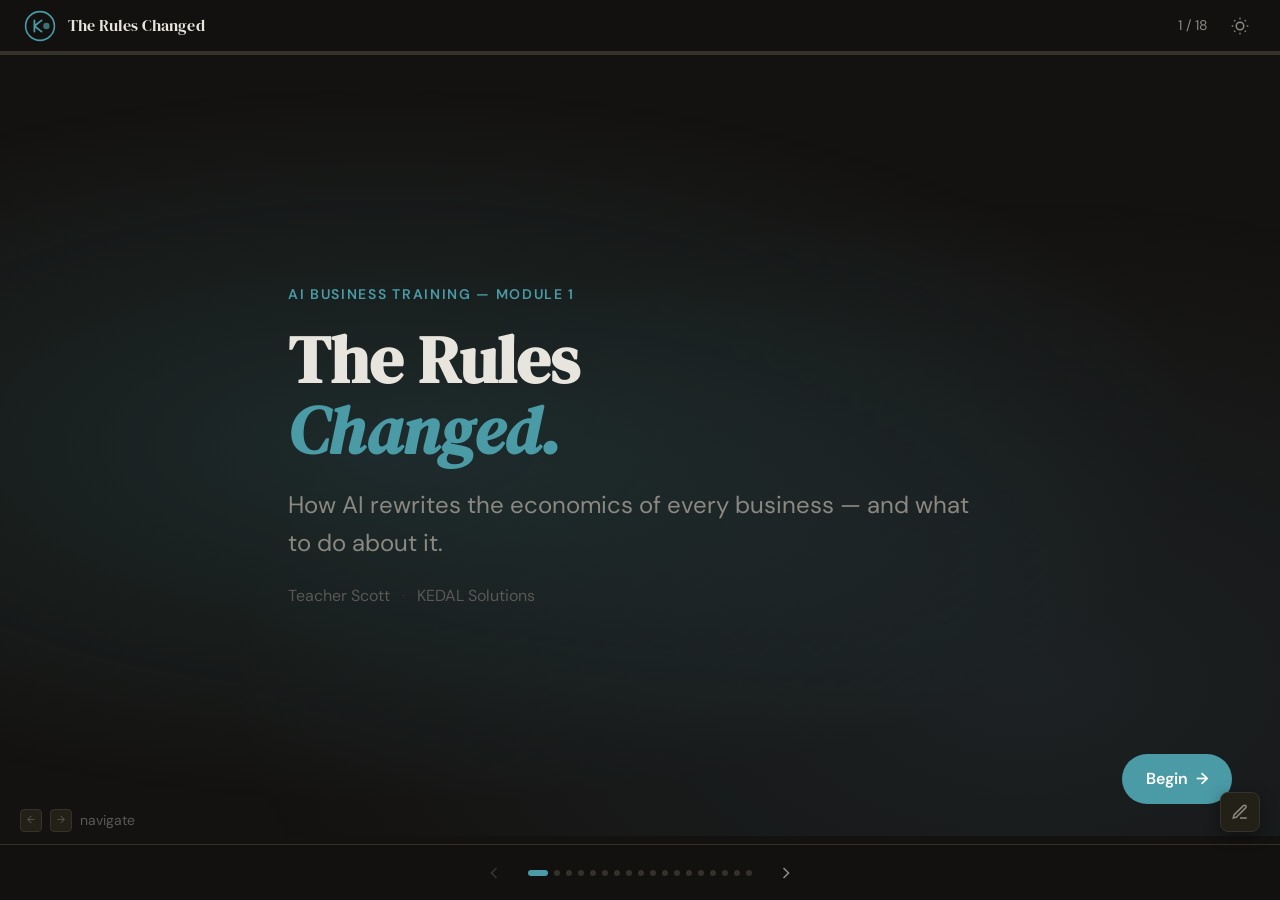
<file: modules/module-1-the-rules-changed/interactive/index.html>
<!DOCTYPE html>
<html lang="en" data-theme="dark">
<head>
  <meta charset="UTF-8" />
  <meta name="viewport" content="width=device-width, initial-scale=1.0" />
  <title>The Rules Changed — AI Business Training</title>
  <link rel="preconnect" href="https://fonts.googleapis.com">
  <link rel="preconnect" href="https://fonts.gstatic.com" crossorigin>
  <link href="https://fonts.googleapis.com/css2?family=DM+Serif+Display:ital@0;1&family=DM+Sans:wght@300..700&display=swap" rel="stylesheet">
  <link rel="stylesheet" href="style.css" />
</head>
<body>

<!-- NAV BAR -->
<nav class="nav" id="nav">
  <div class="nav-left">
    <svg class="logo" viewBox="0 0 40 40" fill="none" aria-label="KEDAL Solutions">
      <circle cx="20" cy="20" r="18" stroke="currentColor" stroke-width="2"/>
      <path d="M13 13 L13 27 M13 20 L22 13 M13 20 L22 27" stroke="currentColor" stroke-width="2.2" stroke-linecap="round" stroke-linejoin="round"/>
      <circle cx="28" cy="20" r="4" fill="currentColor" opacity="0.7"/>
    </svg>
    <span class="nav-title">The Rules Changed</span>
  </div>
  <div class="nav-right">
    <span class="slide-counter" id="slideCounter">1 / 18</span>
    <button class="theme-btn" data-theme-toggle aria-label="Switch theme">
      <svg width="18" height="18" viewBox="0 0 24 24" fill="none" stroke="currentColor" stroke-width="2"><path d="M21 12.79A9 9 0 1 1 11.21 3 7 7 0 0 0 21 12.79z"/></svg>
    </button>
  </div>
</nav>

<!-- PROGRESS BAR -->
<div class="progress-track"><div class="progress-fill" id="progressFill"></div></div>

<!-- SLIDE CONTAINER -->
<main class="deck" id="deck">

  <!-- SLIDE 1: COVER -->
  <section class="slide slide-cover active" data-slide="1">
    <div class="cover-bg"></div>
    <div class="cover-content">
      <p class="cover-eyebrow">AI Business Training — Module 1</p>
      <h1 class="cover-title">The Rules<br><em>Changed.</em></h1>
      <p class="cover-sub">How AI rewrites the economics of every business — and what to do about it.</p>
      <div class="cover-meta">
        <span>Teacher Scott</span>
        <span class="dot">·</span>
        <span>KEDAL Solutions</span>
      </div>
    </div>
    <div class="cover-nav">
      <button class="btn-next" onclick="nextSlide()">Begin <span class="arrow">→</span></button>
    </div>
  </section>

  <!-- SLIDE 2: AGENDA -->
  <section class="slide" data-slide="2">
    <div class="slide-inner">
      <p class="eyebrow">What we're covering today</p>
      <h2>Two halves. One transformation.</h2>
      <div class="two-col gap-lg">
        <div class="agenda-block">
          <div class="agenda-num">01</div>
          <h3>The Foundation</h3>
          <p>Understanding why AI has fundamentally changed the economics of business — and what that means for your competitive position.</p>
          <ul class="agenda-list">
            <li>The diamond-to-sand shift</li>
            <li>What used to be expensive</li>
            <li>Domain-specific examples</li>
            <li>Hallucinations &amp; security</li>
          </ul>
        </div>
        <div class="agenda-block">
          <div class="agenda-num">02</div>
          <h3>The Framework</h3>
          <p>A sequenced, practical model for how your organization responds — and how to actually execute it.</p>
          <ul class="agenda-list">
            <li>Products: AI-infused tools</li>
            <li>People: the bandwidth gap</li>
            <li>Process: reinventing workflows</li>
            <li>Your next 30 days</li>
          </ul>
        </div>
      </div>
    </div>
  </section>

  <!-- SLIDE 3: THE DIAMOND ANALOGY -->
  <section class="slide" data-slide="3">
    <div class="slide-inner centered">
      <p class="eyebrow">The core insight</p>
      <div class="diamond-frame">
        <div class="diamond-left">
          <div class="gem gem-rare">💎</div>
          <p class="gem-label">Before AI</p>
          <p class="gem-desc">Diamonds: rare, expensive, valuable</p>
        </div>
        <div class="diamond-arrow">→</div>
        <div class="diamond-right">
          <div class="gem gem-common">🪨🪨🪨🪨🪨🪨🪨🪨🪨</div>
          <p class="gem-label">After AI</p>
          <p class="gem-desc">Diamonds: everywhere, cheap, ordinary</p>
        </div>
      </div>
      <blockquote class="pull-quote">
        "If diamonds suddenly became like sand — available to everyone — no one would pay a lot for diamonds anymore."
      </blockquote>
      <p class="slide-body">This is not a metaphor about technology. It is a statement about <strong>economic value</strong>. AI has collapsed the cost of producing things that used to require significant time, skill, or money.</p>
    </div>
  </section>

  <!-- SLIDE 4: WHAT THIS MEANS -->
  <section class="slide" data-slide="4">
    <div class="slide-inner">
      <p class="eyebrow">The implication</p>
      <h2>What does this mean for your business?</h2>
      <p class="slide-lead">Any part of your business built on the <em>scarcity</em> of a skill or the <em>cost</em> of a task is now at risk.</p>
      <div class="three-col">
        <div class="card card-warn">
          <div class="card-icon">⚠️</div>
          <h4>Pricing Risk</h4>
          <p>You're charging based on effort that AI now eliminates. Clients will notice.</p>
        </div>
        <div class="card card-warn">
          <div class="card-icon">⚠️</div>
          <h4>Workflow Risk</h4>
          <p>Your processes were designed around human speed. They're now artificially slow.</p>
        </div>
        <div class="card card-opportunity">
          <div class="card-icon">✦</div>
          <h4>Opportunity</h4>
          <p>Organizations that adapt get to do more, serve more, and compete differently.</p>
        </div>
      </div>
      <p class="slide-note">Not eventually — <strong>now.</strong> Your competitors are already making this decision.</p>
    </div>
  </section>

  <!-- SLIDE 5: HEALTHCARE CLINICAL EXAMPLES -->
  <section class="slide" data-slide="5">
    <div class="slide-inner">
      <p class="eyebrow">Healthcare — Clinical Documentation</p>
      <h2>What used to cost a lot</h2>
      <div class="example-table">
        <div class="table-header">
          <span>Task</span><span>Before AI</span><span>With AI</span><span>Impact</span>
        </div>
        <div class="table-row">
          <span class="task-name">Clinical note writing</span>
          <span class="before">15–25 min/patient</span>
          <span class="after">2–3 min</span>
          <span class="impact">See more patients or reduce burnout</span>
        </div>
        <div class="table-row">
          <span class="task-name">Prior auth letters</span>
          <span class="before">45–90 min/case</span>
          <span class="after">Draft in seconds</span>
          <span class="impact">4–5× more cases per coordinator</span>
        </div>
        <div class="table-row">
          <span class="task-name">Discharge summaries</span>
          <span class="before">20–40 min, physician</span>
          <span class="after">&lt;2 min from EHR</span>
          <span class="impact">Faster discharge, less physician admin</span>
        </div>
        <div class="table-row">
          <span class="task-name">Patient education materials</span>
          <span class="before">$500–$2,000/doc</span>
          <span class="after">Personalized in minutes</span>
          <span class="impact">Better health literacy, near-zero cost</span>
        </div>
        <div class="table-row">
          <span class="task-name">Medical coding review</span>
          <span class="before">$25–$45/hr, specialist</span>
          <span class="after">AI-assisted, human reviews</span>
          <span class="impact">3–5× throughput increase</span>
        </div>
      </div>
      <div class="tool-tease">
        <span class="tease-label">Tools to show:</span>
        <span class="tool-tag">Nuance DAX</span>
        <span class="tool-tag">Ambience Healthcare</span>
        <span class="tool-tag">Suki AI</span>
        <span class="tool-tag">Abridge</span>
      </div>
    </div>
  </section>

  <!-- SLIDE 6: STAFFING EXAMPLES -->
  <section class="slide" data-slide="6">
    <div class="slide-inner">
      <p class="eyebrow">Healthcare — Staffing &amp; Workforce</p>
      <h2>What used to require a specialist</h2>
      <div class="example-table">
        <div class="table-header">
          <span>Task</span><span>Before AI</span><span>With AI</span><span>Impact</span>
        </div>
        <div class="table-row">
          <span class="task-name">Job description writing</span>
          <span class="before">1–2 hrs, HR staff</span>
          <span class="after">3–5 min</span>
          <span class="impact">Post 10× more roles, same headcount</span>
        </div>
        <div class="table-row">
          <span class="task-name">Resume screening</span>
          <span class="before">Manual, 50–200 resumes</span>
          <span class="after">Ranked in seconds</span>
          <span class="impact">Days to hours, time-to-shortlist</span>
        </div>
        <div class="table-row">
          <span class="task-name">Onboarding documents</span>
          <span class="before">HR builds per-role packets</span>
          <span class="after">Generated instantly</span>
          <span class="impact">Consistency up, admin time down</span>
        </div>
        <div class="table-row">
          <span class="task-name">Shift scheduling</span>
          <span class="before">3–5 hrs/week, spreadsheets</span>
          <span class="after">AI-optimized with constraints</span>
          <span class="impact">Errors and overtime costs decrease</span>
        </div>
        <div class="table-row">
          <span class="task-name">Credentialing tracking</span>
          <span class="before">Manual follow-up, multi-source</span>
          <span class="after">AI-monitored with alerts</span>
          <span class="impact">Compliance gaps caught earlier</span>
        </div>
      </div>
      <div class="tool-tease">
        <span class="tease-label">Tools to show:</span>
        <span class="tool-tag">Paradox (Olivia)</span>
        <span class="tool-tag">QGenda</span>
        <span class="tool-tag">Shiftboard</span>
        <span class="tool-tag">Rippling AI</span>
      </div>
    </div>
  </section>

  <!-- SLIDE 7: COMPLIANCE EXAMPLES -->
  <section class="slide" data-slide="7">
    <div class="slide-inner">
      <p class="eyebrow">Healthcare — Compliance &amp; Operations</p>
      <h2>What used to require lawyers and consultants</h2>
      <div class="example-table">
        <div class="table-header">
          <span>Task</span><span>Before AI</span><span>With AI</span><span>Impact</span>
        </div>
        <div class="table-row">
          <span class="task-name">Policy &amp; procedure writing</span>
          <span class="before">Days, compliance + legal</span>
          <span class="after">AI drafts, reviewed in hours</span>
          <span class="impact">P&P library stays current cheaply</span>
        </div>
        <div class="table-row">
          <span class="task-name">HIPAA training content</span>
          <span class="before">$5K–$20K/yr, vendor</span>
          <span class="after">Custom-generated in-house</span>
          <span class="impact">More relevant, cost → near zero</span>
        </div>
        <div class="table-row">
          <span class="task-name">Contract review</span>
          <span class="before">$300–$500/hr, outside counsel</span>
          <span class="after">AI flags risk, attorney reviews</span>
          <span class="impact">Legal cost per contract down 60–80%</span>
        </div>
        <div class="table-row">
          <span class="task-name">Audit prep</span>
          <span class="before">Weeks of manual file-pulling</span>
          <span class="after">AI organizes &amp; cross-references</span>
          <span class="impact">Audit readiness is now continuous</span>
        </div>
        <div class="table-row">
          <span class="task-name">RFP / grant writing</span>
          <span class="before">40–80 hrs, consultant or staff</span>
          <span class="after">AI drafts from org data</span>
          <span class="impact">More proposals, faster iteration</span>
        </div>
      </div>
      <div class="tool-tease">
        <span class="tease-label">Tools to show:</span>
        <span class="tool-tag">Harvey AI</span>
        <span class="tool-tag">ContractPodAi</span>
        <span class="tool-tag">Notion AI</span>
        <span class="tool-tag">Perplexity</span>
      </div>
    </div>
  </section>

  <!-- SLIDE 8: PHARMA ADJACENT -->
  <section class="slide" data-slide="8">
    <div class="slide-inner">
      <p class="eyebrow">Healthcare-Adjacent — Pharma &amp; Health Tech</p>
      <h2>It goes beyond the clinic</h2>
      <div class="two-col">
        <div>
          <h3 class="section-h3">Pharma &amp; Life Sciences</h3>
          <div class="mini-table">
            <div class="mini-row"><span>Clinical trial protocol summaries</span><span class="was">$150–$300/hr medical writer</span></div>
            <div class="mini-row"><span>Adverse event narratives</span><span class="was">Specialized PV staff</span></div>
            <div class="mini-row"><span>Regulatory submission formatting</span><span class="was">Days, regulatory affairs specialist</span></div>
            <div class="mini-row"><span>Literature reviews</span><span class="was">Research team, weeks</span></div>
          </div>
          <div class="tool-tease">
            <span class="tool-tag">BenchSci</span>
            <span class="tool-tag">Elicit</span>
            <span class="tool-tag">Scite</span>
          </div>
        </div>
        <div>
          <h3 class="section-h3">Health Tech &amp; Digital Health</h3>
          <div class="mini-table">
            <div class="mini-row"><span>Product requirements docs</span><span class="was">PM, 1–2 days per PRD</span></div>
            <div class="mini-row"><span>User research synthesis</span><span class="was">Researcher, 2–5 days/study</span></div>
            <div class="mini-row"><span>Marketing copy</span><span class="was">Specialized healthcare copywriter</span></div>
            <div class="mini-row"><span>Competitive landscape</span><span class="was">Analyst, 1–2 weeks</span></div>
          </div>
          <div class="tool-tease">
            <span class="tool-tag">Perplexity</span>
            <span class="tool-tag">Claude</span>
            <span class="tool-tag">Gamma</span>
          </div>
        </div>
      </div>
    </div>
  </section>

  <!-- SLIDE 9: OBJECTION — HALLUCINATIONS -->
  <section class="slide slide-objection" data-slide="9">
    <div class="slide-inner">
      <div class="objection-header">
        <div class="objection-badge">Objection 01</div>
        <h2>"What about<br>hallucinations?"</h2>
        <p class="slide-lead">Yes. AI makes things up. Here's how to think about it.</p>
      </div>
      <div class="four-col">
        <div class="card">
          <div class="card-num">01</div>
          <h4>First draft, not final</h4>
          <p>Every AI output is a starting point. Professional judgment shifts from generation to verification.</p>
        </div>
        <div class="card">
          <div class="card-num">02</div>
          <h4>Use domain-specific tools</h4>
          <p>Nuance DAX is trained on millions of clinical encounters. Match the tool to the task.</p>
        </div>
        <div class="card">
          <div class="card-num">03</div>
          <h4>Structure reduces risk</h4>
          <p>Give AI a template to fill, a source to summarize, or a format to follow. Open-ended generation is where risk is highest.</p>
        </div>
        <div class="card">
          <div class="card-num">04</div>
          <h4>This isn't new</h4>
          <p>Junior employees make things up. Consultants pad reports. The difference is speed. Your job is to build review into the workflow.</p>
        </div>
      </div>
      <div class="facilitator-box">
        <span class="fac-label">💬 Facilitator prompt:</span>
        "How many of you have reviewed a document written by a human and found errors? Same workflow. AI just drafts faster."
      </div>
    </div>
  </section>

  <!-- SLIDE 10: OBJECTION — SECURITY -->
  <section class="slide slide-objection" data-slide="10">
    <div class="slide-inner">
      <div class="objection-header">
        <div class="objection-badge">Objection 02</div>
        <h2>"What about<br>our data security?"</h2>
        <p class="slide-lead">The right question. The answer depends entirely on <em>which</em> tool and <em>how</em> it's configured.</p>
      </div>
      <div class="security-table">
        <div class="sec-header">
          <span>Tier</span><span>Examples</span><span>Data Handling</span><span>Use For</span>
        </div>
        <div class="sec-row sec-red">
          <span class="tier-badge tier-red">Consumer Free</span>
          <span>ChatGPT free, Claude free</span>
          <span>May be used for training</span>
          <span>Zero PHI, zero proprietary data</span>
        </div>
        <div class="sec-row sec-yellow">
          <span class="tier-badge tier-yellow">Consumer Paid</span>
          <span>ChatGPT Plus</span>
          <span>Limited protections, not HIPAA</span>
          <span>General drafting only</span>
        </div>
        <div class="sec-row sec-blue">
          <span class="tier-badge tier-blue">Enterprise</span>
          <span>Copilot 365, Claude for Enterprise</span>
          <span>Not used for training, SLAs</span>
          <span>Business ops, internal docs</span>
        </div>
        <div class="sec-row sec-green">
          <span class="tier-badge tier-green">HIPAA-Eligible</span>
          <span>Azure OpenAI, Nuance DAX</span>
          <span>BAA available, HIPAA-compliant</span>
          <span>Clinical documentation, PHI workflows</span>
        </div>
        <div class="sec-row sec-teal">
          <span class="tier-badge tier-teal">On-Premise</span>
          <span>Self-hosted Llama, Mistral</span>
          <span>Data never leaves your environment</span>
          <span>Highest sensitivity: PHI, research</span>
        </div>
      </div>
      <div class="facilitator-box">
        <span class="fac-label">💬 Key message:</span>
        The tool isn't insecure. Using the wrong tier for the wrong use case is what creates risk. Extend your existing data classification policy to AI.
      </div>
    </div>
  </section>

  <!-- SLIDE 11: 3P FRAMEWORK INTRO -->
  <section class="slide slide-framework" data-slide="11">
    <div class="slide-inner centered">
      <p class="eyebrow">The response</p>
      <h2>Most organizations get this wrong</h2>
      <div class="wrong-ways">
        <div class="wrong-card">❌ <strong>Ignore it.</strong> "We'll wait and see." <em>(Your competitors aren't waiting.)</em></div>
        <div class="wrong-card">❌ <strong>Over-invest in tools.</strong> "We got everyone Copilot." <em>(Then what?)</em></div>
        <div class="wrong-card">❌ <strong>Mandate without support.</strong> "Use AI in your work." <em>(How? When? For what?)</em></div>
      </div>
      <div class="framework-reveal">
        <p class="eyebrow">The right path is sequenced:</p>
        <div class="three-p">
          <div class="p-block">
            <div class="p-letter">P</div>
            <div class="p-word">Products</div>
          </div>
          <div class="p-arrow">→</div>
          <div class="p-block">
            <div class="p-letter">P</div>
            <div class="p-word">People</div>
          </div>
          <div class="p-arrow">→</div>
          <div class="p-block">
            <div class="p-letter">P</div>
            <div class="p-word">Process</div>
          </div>
        </div>
      </div>
    </div>
  </section>

  <!-- SLIDE 12: P1 PRODUCTS -->
  <section class="slide" data-slide="12">
    <div class="slide-inner">
      <div class="p-header">
        <div class="p-badge">P1</div>
        <div>
          <p class="eyebrow">First</p>
          <h2>Products</h2>
          <p class="slide-lead">Replace your tools with AI-infused versions.</p>
        </div>
      </div>
      <p class="slide-body">For every tool your team currently uses, ask: <em>"Is there an AI-infused version of this?"</em></p>
      <div class="tool-grid">
        <div class="tool-row">
          <span class="tool-category">Documentation</span>
          <span class="tool-old">Word / Google Docs</span>
          <span class="tool-arrow">→</span>
          <span class="tool-new">Notion AI, Copilot in Word</span>
        </div>
        <div class="tool-row">
          <span class="tool-category">Meetings</span>
          <span class="tool-old">Manual notes / EA</span>
          <span class="tool-arrow">→</span>
          <span class="tool-new">Otter.ai, Fireflies, Teams transcription</span>
        </div>
        <div class="tool-row">
          <span class="tool-category">Scheduling</span>
          <span class="tool-old">Manual calendars</span>
          <span class="tool-arrow">→</span>
          <span class="tool-new">Reclaim.ai, Motion, QGenda</span>
        </div>
        <div class="tool-row">
          <span class="tool-category">Research</span>
          <span class="tool-old">Manual web search</span>
          <span class="tool-arrow">→</span>
          <span class="tool-new">Perplexity, Consensus (clinical)</span>
        </div>
        <div class="tool-row">
          <span class="tool-category">Presentations</span>
          <span class="tool-old">PowerPoint (manual)</span>
          <span class="tool-arrow">→</span>
          <span class="tool-new">Gamma, Copilot in PowerPoint</span>
        </div>
        <div class="tool-row">
          <span class="tool-category">Clinical documentation</span>
          <span class="tool-old">Manual EHR entry</span>
          <span class="tool-arrow">→</span>
          <span class="tool-new">Nuance DAX, Ambience, Suki AI</span>
        </div>
      </div>
      <p class="slide-note">Make <em>"does this have an AI-infused version?"</em> a standard procurement question.</p>
    </div>
  </section>

  <!-- SLIDE 13: P2 PEOPLE -->
  <section class="slide" data-slide="13">
    <div class="slide-inner">
      <div class="p-header">
        <div class="p-badge p-badge-2">P2</div>
        <div>
          <p class="eyebrow">Second — and most overlooked</p>
          <h2>People</h2>
          <p class="slide-lead">Bandwidth is not optional.</p>
        </div>
      </div>
      <blockquote class="pull-quote-sm">
        "They go and get everybody access to the tools, but they don't give them the time it takes to sit down and use a ChatGPT for work. This is what most companies screw up."
      </blockquote>
      <div class="bandwidth-ladder">
        <div class="rung rung-dead">
          <span class="rung-level">Access</span>
          <span class="rung-desc">Employee has a login</span>
          <span class="rung-time">0 hrs practice</span>
        </div>
        <div class="rung rung-low">
          <span class="rung-level">Awareness</span>
          <span class="rung-desc">Employee has seen a demo</span>
          <span class="rung-time">1–2 hrs total</span>
        </div>
        <div class="rung rung-mid">
          <span class="rung-level">Experimentation</span>
          <span class="rung-desc">Tried it on their own work</span>
          <span class="rung-time">5–10 hrs</span>
        </div>
        <div class="rung rung-high">
          <span class="rung-level">Fluency</span>
          <span class="rung-desc">AI is part of daily workflow</span>
          <span class="rung-time">20–40 hrs practice</span>
        </div>
        <div class="rung rung-top">
          <span class="rung-level">Amplification</span>
          <span class="rung-desc">Redesigning work around AI</span>
          <span class="rung-time">Ongoing</span>
        </div>
      </div>
      <p class="slide-note highlight-note">Most organizations stop at <strong>Access</strong> and wonder why adoption is low.</p>
    </div>
  </section>

  <!-- SLIDE 14: PEOPLE — ROI ARGUMENT -->
  <section class="slide" data-slide="14">
    <div class="slide-inner centered">
      <p class="eyebrow">For the skeptical executive</p>
      <h2>The ROI of giving people time</h2>
      <div class="roi-calc">
        <div class="roi-block">
          <div class="roi-num">5 hrs</div>
          <p>saved per week per employee using AI tools</p>
        </div>
        <div class="roi-x">×</div>
        <div class="roi-block">
          <div class="roi-num">52 wks</div>
          <p>in a year</p>
        </div>
        <div class="roi-equals">=</div>
        <div class="roi-block roi-result">
          <div class="roi-num">260 hrs</div>
          <p>$7,500 in labor value returned (at $60K/yr employee)</p>
        </div>
      </div>
      <div class="roi-divider"></div>
      <div class="roi-cost">
        <p>Cost of 2 hrs/week protected learning time over 3 months:</p>
        <div class="roi-cost-num">24 hours = ~$693</div>
      </div>
      <div class="roi-return">
        <span class="roi-return-label">Return:</span>
        <span class="roi-return-val">10× in year one</span>
      </div>
    </div>
  </section>

  <!-- SLIDE 15: P3 PROCESS -->
  <section class="slide" data-slide="15">
    <div class="slide-inner">
      <div class="p-header">
        <div class="p-badge p-badge-3">P3</div>
        <div>
          <p class="eyebrow">Third — where the transformation lives</p>
          <h2>Process</h2>
          <p class="slide-lead">Now you reinvent how work gets done.</p>
        </div>
      </div>
      <p class="slide-body">Tools + fluency only unlock value if workflows change. If you keep every process the same, you've added a tool to a broken process.</p>
      <div class="process-steps">
        <div class="process-step">
          <div class="step-num">1</div>
          <h4>Map current state</h4>
          <p>How work actually gets done (not the org chart version)</p>
        </div>
        <div class="step-arrow">→</div>
        <div class="process-step">
          <div class="step-num">2</div>
          <h4>Find AI insertion points</h4>
          <p>Where is a human doing something AI can do faster?</p>
        </div>
        <div class="step-arrow">→</div>
        <div class="process-step">
          <div class="step-num">3</div>
          <h4>Redesign</h4>
          <p>Eliminate, automate, or augment. Human role → judgment &amp; relationship.</p>
        </div>
        <div class="step-arrow">→</div>
        <div class="process-step">
          <div class="step-num">4</div>
          <h4>Pilot &amp; measure</h4>
          <p>One team first. Measure time, quality, adoption.</p>
        </div>
        <div class="step-arrow">→</div>
        <div class="process-step">
          <div class="step-num">5</div>
          <h4>Codify &amp; scale</h4>
          <p>Document the new process as the standard. Train everyone.</p>
        </div>
      </div>
    </div>
  </section>

  <!-- SLIDE 16: PROCESS — HEALTHCARE EXAMPLE -->
  <section class="slide" data-slide="16">
    <div class="slide-inner">
      <p class="eyebrow">Process in action — Healthcare example</p>
      <h2>Prior Authorization: Before &amp; After</h2>
      <div class="before-after">
        <div class="ba-col ba-before">
          <div class="ba-label">Before</div>
          <div class="ba-flow">
            <div class="flow-step">Denial received</div>
            <div class="flow-down">↓</div>
            <div class="flow-step flow-pain">Manual appeal letter<br><small>45–90 min, clinical staff</small></div>
            <div class="flow-down">↓</div>
            <div class="flow-step">Submit</div>
            <div class="flow-down">↓</div>
            <div class="flow-step flow-pain">Manual follow-up</div>
          </div>
        </div>
        <div class="ba-vs">→</div>
        <div class="ba-col ba-after">
          <div class="ba-label">After</div>
          <div class="ba-flow">
            <div class="flow-step">Denial received</div>
            <div class="flow-down">↓</div>
            <div class="flow-step flow-ai">AI drafts appeal from clinical notes<br><small>2 min</small></div>
            <div class="flow-down">↓</div>
            <div class="flow-step flow-human">Staff reviews &amp; edits<br><small>5–10 min</small></div>
            <div class="flow-down">↓</div>
            <div class="flow-step">Submit</div>
            <div class="flow-down">↓</div>
            <div class="flow-step flow-ai">AI monitors, flags for follow-up</div>
          </div>
        </div>
      </div>
      <div class="ba-result">
        <strong>Result:</strong> Coordinator handles 4–5× more cases. Appeal quality improves. Burnout from repetitive writing decreases.
      </div>
    </div>
  </section>

  <!-- SLIDE 17: CHANGE MANAGEMENT -->
  <section class="slide" data-slide="17">
    <div class="slide-inner">
      <p class="eyebrow">Process — The human side</p>
      <h2>Where resistance lives</h2>
      <p class="slide-lead">People don't resist AI tools. They resist change to their routines, roles, and sense of competence.</p>
      <div class="two-col">
        <div>
          <h3 class="section-h3">Common pushback — and what it really means</h3>
          <div class="pushback-list">
            <div class="pushback">
              <span class="pb-quote">"Our org would never allow this."</span>
              <span class="pb-answer">→ There's a security concern. Walk through the tier framework.</span>
            </div>
            <div class="pushback">
              <span class="pb-quote">"We tried it and it was wrong."</span>
              <span class="pb-answer">→ Wrong tool for the task. Let's look at what they used it for.</span>
            </div>
            <div class="pushback">
              <span class="pb-quote">"This will eliminate jobs."</span>
              <span class="pb-answer">→ It eliminates tasks within jobs. The risk is being the org that didn't adapt.</span>
            </div>
            <div class="pushback">
              <span class="pb-quote">"We're too regulated."</span>
              <span class="pb-answer">→ Regulated industries have the most to gain. Show them HIPAA-eligible options.</span>
            </div>
          </div>
        </div>
        <div>
          <h3 class="section-h3">What actually moves people</h3>
          <ul class="change-list">
            <li>Communicate the <em>why</em> before the <em>what</em></li>
            <li>Involve people in the workflow redesign</li>
            <li>Name the fear directly — don't minimize it</li>
            <li>Celebrate early wins publicly</li>
            <li>Leadership has to model it first</li>
          </ul>
        </div>
      </div>
    </div>
  </section>

  <!-- SLIDE 18: CLOSE / NEXT 30 DAYS -->
  <section class="slide slide-close" data-slide="18">
    <div class="slide-inner centered">
      <p class="eyebrow">Your action plan</p>
      <h2>The next 30 days</h2>
      <div class="action-steps">
        <div class="action-step">
          <div class="action-week">Week 1</div>
          <h4>Audit your tools</h4>
          <p>List every tool your team uses. For each one, ask: is there an AI-infused version?</p>
        </div>
        <div class="action-step">
          <div class="action-week">Week 2</div>
          <h4>Find one insertion point</h4>
          <p>What task does your team do every week that feels like a chore? That's your first AI pilot.</p>
        </div>
        <div class="action-step">
          <div class="action-week">Week 3</div>
          <h4>Give people 2 hours</h4>
          <p>Block protected time. Not a deliverable — just exploration. See what they discover.</p>
        </div>
        <div class="action-step">
          <div class="action-week">Week 4</div>
          <h4>Map one process</h4>
          <p>Take one workflow and draw it. Mark every step AI could do. Redesign it.</p>
        </div>
      </div>
      <div class="close-tagline">
        <p>The organizations that win won't be the ones with the best AI.</p>
        <p><strong>They'll be the ones who learned first.</strong></p>
      </div>
    </div>
  </section>

</main>

<!-- SLIDE CONTROLS -->
<div class="controls" id="controls">
  <button class="ctrl-btn" id="prevBtn" onclick="prevSlide()" aria-label="Previous slide">
    <svg width="20" height="20" viewBox="0 0 24 24" fill="none" stroke="currentColor" stroke-width="2"><path d="M15 18l-6-6 6-6"/></svg>
  </button>
  <div class="dot-nav" id="dotNav"></div>
  <button class="ctrl-btn" id="nextBtn" onclick="nextSlide()" aria-label="Next slide">
    <svg width="20" height="20" viewBox="0 0 24 24" fill="none" stroke="currentColor" stroke-width="2"><path d="M9 18l6-6-6-6"/></svg>
  </button>
</div>

<!-- FACILITATOR PANEL TOGGLE -->
<button class="fac-toggle" id="facToggle" onclick="toggleFacPanel()" title="Toggle facilitator notes">
  <svg width="18" height="18" viewBox="0 0 24 24" fill="none" stroke="currentColor" stroke-width="2"><path d="M12 20h9M16.5 3.5a2.121 2.121 0 013 3L7 19l-4 1 1-4L16.5 3.5z"/></svg>
</button>

<div class="fac-panel" id="facPanel">
  <div class="fac-panel-header">
    <h3>Facilitator Notes</h3>
    <button onclick="toggleFacPanel()">✕</button>
  </div>
  <div class="fac-panel-body" id="facPanelBody"></div>
</div>

<script src="app.js"></script>
</body>
</html>
</file>
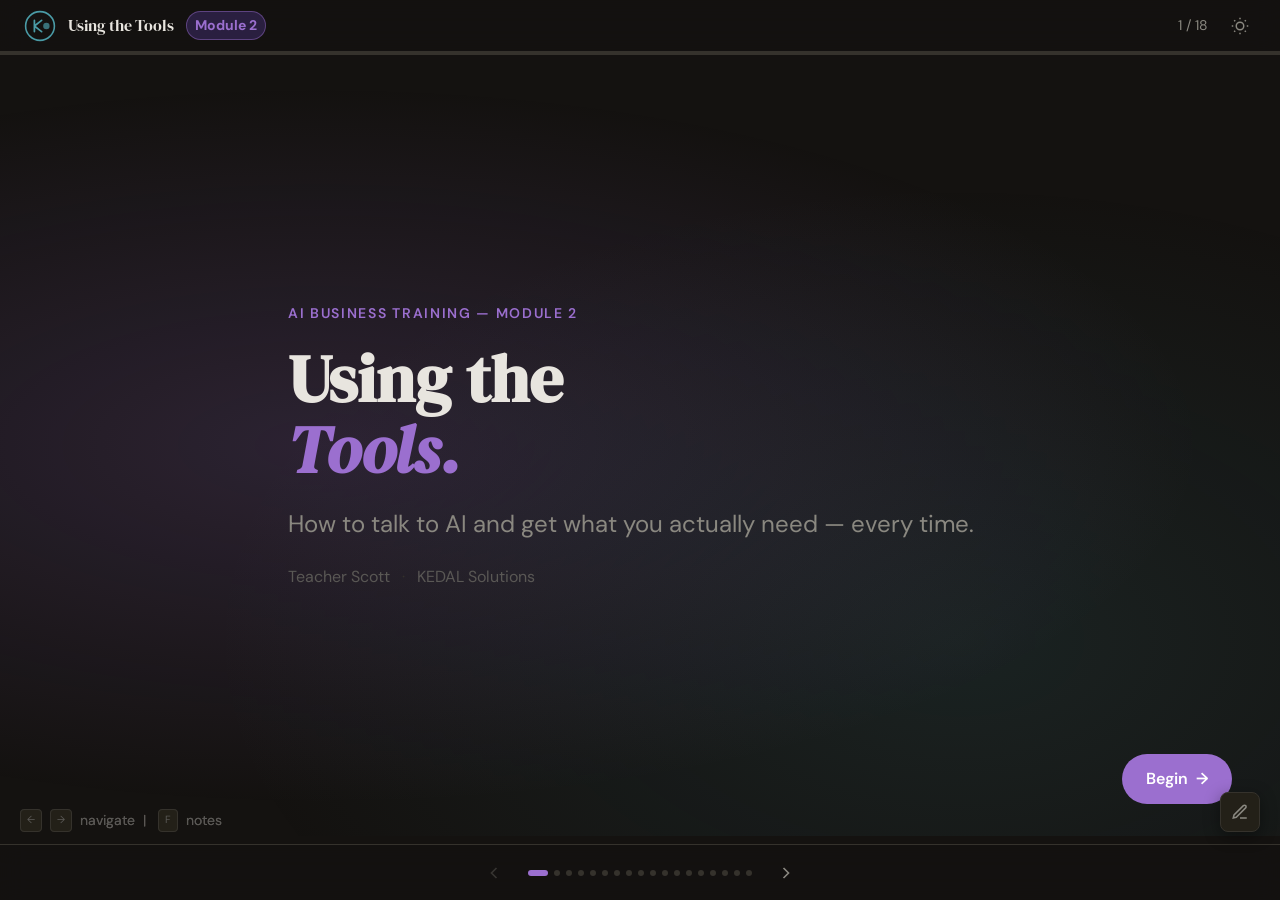
<file: modules/module-2-using-the-tools/interactive/index.html>
<!DOCTYPE html>
<html lang="en" data-theme="dark">
<head>
  <meta charset="UTF-8" />
  <meta name="viewport" content="width=device-width, initial-scale=1.0" />
  <title>Using the Tools — AI Business Training Module 2</title>
  <link rel="preconnect" href="https://fonts.googleapis.com">
  <link rel="preconnect" href="https://fonts.gstatic.com" crossorigin>
  <link href="https://fonts.googleapis.com/css2?family=DM+Serif+Display:ital@0;1&family=DM+Sans:wght@300..700&display=swap" rel="stylesheet">
  <link rel="stylesheet" href="style.css" />
</head>
<body>

<nav class="nav">
  <div class="nav-left">
    <svg class="logo" viewBox="0 0 40 40" fill="none" aria-label="KEDAL Solutions">
      <circle cx="20" cy="20" r="18" stroke="currentColor" stroke-width="2"/>
      <path d="M13 13 L13 27 M13 20 L22 13 M13 20 L22 27" stroke="currentColor" stroke-width="2.2" stroke-linecap="round" stroke-linejoin="round"/>
      <circle cx="28" cy="20" r="4" fill="currentColor" opacity="0.7"/>
    </svg>
    <span class="nav-title">Using the Tools</span>
    <span class="nav-module-badge">Module 2</span>
  </div>
  <div class="nav-right">
    <span class="slide-counter" id="slideCounter">1 / 18</span>
    <button class="theme-btn" data-theme-toggle aria-label="Switch theme">
      <svg width="18" height="18" viewBox="0 0 24 24" fill="none" stroke="currentColor" stroke-width="2"><path d="M21 12.79A9 9 0 1 1 11.21 3 7 7 0 0 0 21 12.79z"/></svg>
    </button>
  </div>
</nav>

<div class="progress-track"><div class="progress-fill" id="progressFill"></div></div>

<main class="deck" id="deck">

  <!-- SLIDE 1: COVER -->
  <section class="slide slide-cover active" data-slide="1">
    <div class="cover-bg"></div>
    <div class="cover-content">
      <p class="cover-eyebrow">AI Business Training — Module 2</p>
      <h1 class="cover-title">Using the<br><em>Tools.</em></h1>
      <p class="cover-sub">How to talk to AI and get what you actually need — every time.</p>
      <div class="cover-meta">
        <span>Teacher Scott</span><span class="dot">·</span><span>KEDAL Solutions</span>
      </div>
    </div>
    <div class="cover-nav">
      <button class="btn-next" onclick="nextSlide()">Begin <span class="arrow">→</span></button>
    </div>
  </section>

  <!-- SLIDE 2: THE PROBLEM -->
  <section class="slide" data-slide="2">
    <div class="slide-inner">
      <p class="eyebrow">Why most people give up on AI</p>
      <h2>Three reasons AI disappoints</h2>
      <p class="slide-lead">When people try AI and walk away frustrated, it almost always comes down to one of these.</p>
      <div class="three-col">
        <div class="card card-num-feature">
          <div class="big-num">01</div>
          <h3>Too little context</h3>
          <p>They gave AI a vague request and got a vague result. The tool isn't the problem — the input is.</p>
          <div class="card-example">"Write me an email" → Generic template that needs total rewrite</div>
        </div>
        <div class="card card-num-feature">
          <div class="big-num">02</div>
          <h3>Accepted the first output</h3>
          <p>They treated AI like a vending machine. One press, take what comes out. AI is a conversation.</p>
          <div class="card-example">First draft → Final product → Disappointing result</div>
        </div>
        <div class="card card-num-feature">
          <div class="big-num">03</div>
          <h3>Wrong tool for the task</h3>
          <p>ChatGPT for real-time research. Free tier for PHI. General model for clinical documentation.</p>
          <div class="card-example">Right task, wrong tool → Unreliable output</div>
        </div>
      </div>
      <p class="slide-note">This module fixes all three. By the end, you'll have a repeatable framework and 12 real outputs you built yourself.</p>
    </div>
  </section>

  <!-- SLIDE 3: THE MENTAL MODEL -->
  <section class="slide" data-slide="3">
    <div class="slide-inner centered">
      <p class="eyebrow">How AI actually works</p>
      <h2>Just enough theory</h2>
      <div class="mental-model-box">
        <div class="mm-left">
          <div class="mm-icon">🧠</div>
          <p class="mm-label">AI doesn't "know" things</p>
          <p class="mm-body">It predicts the most likely next word based on patterns learned from enormous amounts of text.</p>
        </div>
        <div class="mm-divider"></div>
        <div class="mm-right">
          <p class="mm-label">Think of it as:</p>
          <div class="autocomplete-demo">
            <span class="ac-text">Write a prior auth appeal for a patient with </span>
            <span class="ac-cursor">|</span>
            <div class="ac-suggestions">
              <span class="ac-sug ac-sug-1">diabetes denied CGM coverage...</span>
              <span class="ac-sug ac-sug-2">hypertension appealing medication denial...</span>
              <span class="ac-sug ac-sug-3">post-surgical rehab denied coverage...</span>
            </div>
          </div>
          <p class="mm-body">The most sophisticated autocomplete ever built — continuing your thought in the most useful direction it can predict.</p>
        </div>
      </div>
      <div class="two-col key-rules">
        <div class="key-rule">
          <span class="kr-icon">✓</span>
          <div><strong>AI is excellent at:</strong> drafting, summarizing, restructuring, explaining, translating tone, generating options</div>
        </div>
        <div class="key-rule key-rule-warn">
          <span class="kr-icon">⚠</span>
          <div><strong>Verify before using:</strong> specific statistics, regulation numbers, clinical guidelines, named individuals, "current" facts</div>
        </div>
      </div>
    </div>
  </section>

  <!-- SLIDE 4: THE 5 ELEMENTS -->
  <section class="slide" data-slide="4">
    <div class="slide-inner">
      <p class="eyebrow">The framework</p>
      <h2>Anatomy of a strong prompt</h2>
      <p class="slide-lead">Every effective prompt is built from some combination of these five elements.</p>
      <div class="five-elements">
        <div class="element el-1">
          <div class="el-letter">R</div>
          <div class="el-content">
            <h4>Role</h4>
            <p>Who should AI be in this conversation?</p>
            <div class="el-example">"You are a healthcare compliance officer with 15 years of experience…"</div>
          </div>
        </div>
        <div class="element el-2">
          <div class="el-letter">T</div>
          <div class="el-content">
            <h4>Task</h4>
            <p>What specific action do you want?</p>
            <div class="el-example">"Write a 3-paragraph summary…" / "Generate a list of…" / "Review this and flag…"</div>
          </div>
        </div>
        <div class="element el-3">
          <div class="el-letter">C</div>
          <div class="el-content">
            <h4>Context</h4>
            <p>Background information AI needs to do the task well</p>
            <div class="el-example">"This is for a 450-bed regional hospital preparing for a Joint Commission audit…"</div>
          </div>
        </div>
        <div class="element el-4">
          <div class="el-letter">F</div>
          <div class="el-content">
            <h4>Format</h4>
            <p>How should the output be structured?</p>
            <div class="el-example">"Use bullet points." / "Write as a professional email." / "Organize by priority."</div>
          </div>
        </div>
        <div class="element el-5">
          <div class="el-letter">C</div>
          <div class="el-content">
            <h4>Constraints</h4>
            <p>What should AI NOT do? What limits apply?</p>
            <div class="el-example">"Keep it under 200 words." / "Do not include legal advice." / "Avoid jargon."</div>
          </div>
        </div>
      </div>
      <p class="slide-note">Minimum viable prompt for most tasks: <strong>Task + Context</strong>. Add the others when you need more precision.</p>
    </div>
  </section>

  <!-- SLIDE 5: PROMPT LEVELS -->
  <section class="slide" data-slide="5">
    <div class="slide-inner">
      <p class="eyebrow">Prompt quality — live comparison</p>
      <h2>The same task at four levels</h2>
      <p class="slide-body">Prior authorization appeal letter. Watch what changes as the prompt gets stronger.</p>
      <div class="prompt-levels">
        <div class="prompt-level pl-1">
          <div class="pl-badge">Level 1</div>
          <div class="pl-prompt">"Write a prior authorization appeal letter."</div>
          <div class="pl-result">Generic template. Heavy rewrite needed.</div>
        </div>
        <div class="prompt-level pl-2">
          <div class="pl-badge">Level 2</div>
          <div class="pl-prompt">"Write a prior auth appeal for a patient denied coverage for a continuous glucose monitor."</div>
          <div class="pl-result">Better. Still no clinical specifics. Won't win an appeal.</div>
        </div>
        <div class="prompt-level pl-3">
          <div class="pl-badge">Level 3</div>
          <div class="pl-prompt">"Write a prior auth appeal for a 58-year-old with Type 2 diabetes denied CGM coverage. Denial: 'not medically necessary.' Include: ADA 2024 criteria, 3 ER visits in past 12 months, cost-effectiveness argument. Format as physician letter, under one page."</div>
          <div class="pl-result">Clinically specific. Ready for physician review with minor edits.</div>
        </div>
        <div class="prompt-level pl-4">
          <div class="pl-badge">Level 4</div>
          <div class="pl-prompt">"You are a medical appeals specialist. Write a prior auth appeal… [full role + task + context + format + constraints]"</div>
          <div class="pl-result pl-result-best">Submit-ready with minimal physician review. Structured, credible, specific.</div>
        </div>
      </div>
    </div>
  </section>

  <!-- SLIDE 6: ITERATION -->
  <section class="slide" data-slide="6">
    <div class="slide-inner centered">
      <p class="eyebrow">The biggest mindset shift</p>
      <h2>AI is a conversation,<br>not a vending machine.</h2>
      <div class="iteration-flow">
        <div class="iter-step iter-start">
          <div class="iter-icon">✍️</div>
          <p>Write a solid Level 3 prompt</p>
        </div>
        <div class="iter-arrow">↓</div>
        <div class="iter-step">
          <div class="iter-icon">👁️</div>
          <p>Read the output critically</p>
          <p class="iter-sub">What's missing? What's wrong? What's the wrong tone?</p>
        </div>
        <div class="iter-arrow">↓</div>
        <div class="iter-step">
          <div class="iter-icon">💬</div>
          <p>Follow up with specific corrections</p>
          <div class="iter-prompts">
            <span class="iter-p">"Make it shorter."</span>
            <span class="iter-p">"The third paragraph is too technical — simplify it."</span>
            <span class="iter-p">"Give me 3 alternative versions."</span>
          </div>
        </div>
        <div class="iter-arrow">↓</div>
        <div class="iter-step iter-end">
          <div class="iter-icon">✅</div>
          <p>Repeat until it's right</p>
        </div>
      </div>
      <p class="slide-note">The first output is the <strong>starting point</strong>, not the final product. Every great AI output went through at least 2–3 iterations.</p>
    </div>
  </section>

  <!-- SLIDE 7: OUTPUT EVALUATION -->
  <section class="slide" data-slide="7">
    <div class="slide-inner">
      <p class="eyebrow">The skill most courses skip</p>
      <h2>How to know if you can trust the output</h2>
      <p class="slide-lead">AI output is formatted like truth. That's the problem.</p>
      <div class="four-review">
        <div class="review-card">
          <div class="review-num">01</div>
          <h4>Is it factually accurate?</h4>
          <p>For any claim that matters — clinical standards, legal requirements, financial figures — verify against a primary source. Do not assume.</p>
        </div>
        <div class="review-card">
          <div class="review-num">02</div>
          <h4>Is it complete?</h4>
          <p>AI often produces outputs that <em>look</em> complete but are missing a critical piece. Did it include the specific clinical criteria? The enforcement section?</p>
        </div>
        <div class="review-card">
          <div class="review-num">03</div>
          <h4>Is the tone right?</h4>
          <p>AI defaults to professional-but-generic. Does this need to sound like your organization? Your physician? Your leadership? Adjust it.</p>
        </div>
        <div class="review-card">
          <div class="review-num">04</div>
          <h4>What didn't you ask for?</h4>
          <p>AI sometimes adds caveats, disclaimers, or sections you didn't request. Review and remove anything that doesn't belong.</p>
        </div>
      </div>
      <div class="red-flag-box">
        <span class="rf-label">🚩 Always verify before using when output contains:</span>
        <div class="rf-tags">
          <span class="rf-tag">Specific statistics or figures</span>
          <span class="rf-tag">Regulation names or section numbers</span>
          <span class="rf-tag">Clinical guidelines</span>
          <span class="rf-tag">Named individuals or contacts</span>
          <span class="rf-tag">"Current" or "as of" claims</span>
        </div>
      </div>
    </div>
  </section>

  <!-- SLIDE 8: TASK 1 -->
  <section class="slide slide-task" data-slide="8">
    <div class="slide-inner">
      <div class="task-header">
        <div class="task-badge">Task 01</div>
        <div>
          <p class="eyebrow">Hands-on practice</p>
          <h2>The Bad Prompt Fix</h2>
        </div>
      </div>
      <p class="slide-lead">Start with failure. Then fix it.</p>
      <div class="task-body">
        <div class="task-step">
          <div class="ts-num">1</div>
          <div class="ts-content">
            <h4>Run this prompt exactly as written</h4>
            <div class="prompt-box">"Help me with my email."</div>
            <p>Observe the output. Note what's wrong with it.</p>
          </div>
        </div>
        <div class="task-step">
          <div class="ts-num">2</div>
          <div class="ts-content">
            <h4>Diagnose it using the 5 elements</h4>
            <p>Which elements are missing? Role? Task? Context? Format? Constraints?</p>
          </div>
        </div>
        <div class="task-step">
          <div class="ts-num">3</div>
          <div class="ts-content">
            <h4>Rewrite the prompt with all 5 elements</h4>
            <div class="prompt-box prompt-good">"You are a professional business writer. Draft a follow-up email to a hospital department head who attended our AI readiness presentation last week but hasn't responded to our proposal. Tone: warm but confident. Under 150 words. Include a specific call to action: schedule a 30-minute call this week."</div>
          </div>
        </div>
        <div class="task-step">
          <div class="ts-num">4</div>
          <div class="ts-content">
            <h4>Challenge</h4>
            <p>Ask AI: <em>"Give me three versions of this — formal, conversational, and urgent."</em> Compare all three.</p>
          </div>
        </div>
      </div>
    </div>
  </section>

  <!-- SLIDE 9: TASK 2 + 3 -->
  <section class="slide slide-task" data-slide="9">
    <div class="slide-inner">
      <p class="eyebrow">Hands-on practice</p>
      <h2>Tasks 02 &amp; 03 — Document work</h2>
      <div class="two-col">
        <div class="task-mini">
          <div class="task-badge task-badge-sm">Task 02</div>
          <h3>The Summarizer</h3>
          <p class="task-context">Healthcare compliance — processing long documents fast</p>
          <div class="prompt-box">
"Summarize the following document in 5 bullet points. For each bullet, note whether it requires action from our team. Flag any deadlines.

[Paste a CMS update, policy doc, or regulation]"
          </div>
          <div class="task-challenge">
            <span class="challenge-label">Challenge:</span>
            "Now write a 3-sentence executive summary I can send to my COO."
          </div>
          <div class="tool-tease">
            <span class="tease-label">Best tool:</span>
            <span class="tool-tag">Claude</span>
            <span class="tool-tag">ChatGPT GPT-4o</span>
          </div>
        </div>
        <div class="task-mini">
          <div class="task-badge task-badge-sm">Task 03</div>
          <h3>The Job Description Machine</h3>
          <p class="task-context">Healthcare staffing — generating role-specific content fast</p>
          <div class="prompt-box">
"Write a job description for a Certified Nursing Assistant at a long-term care facility in Georgia. Requirements: Georgia CNA certification, BLS, 1+ year experience preferred. Include key duties, physical requirements, culture highlights. Tone: professional but welcoming to new CNAs."
          </div>
          <div class="task-challenge">
            <span class="challenge-label">Challenge:</span>
            "Rewrite this for a travel CNA — 13-week contract, not permanent hire."
          </div>
          <div class="tool-tease">
            <span class="tease-label">Best tool:</span>
            <span class="tool-tag">ChatGPT GPT-4o</span>
          </div>
        </div>
      </div>
    </div>
  </section>

  <!-- SLIDE 10: TASK 4 + 5 -->
  <section class="slide slide-task" data-slide="10">
    <div class="slide-inner">
      <p class="eyebrow">Hands-on practice</p>
      <h2>Tasks 04 &amp; 05 — Transform &amp; Translate</h2>
      <div class="two-col">
        <div class="task-mini">
          <div class="task-badge task-badge-sm">Task 04</div>
          <h3>The Meeting Notes Transformer</h3>
          <p class="task-context">Universal business — turning rough notes into clean action</p>
          <div class="prompt-box">
"Turn these rough meeting notes into a structured summary with: attendees, decisions made, action items with owners and due dates, and open questions needing follow-up.

[Paste your rough notes]"
          </div>
          <div class="task-challenge">
            <span class="challenge-label">Challenge:</span>
            "Now write the follow-up email I'd send to all attendees."
          </div>
        </div>
        <div class="task-mini">
          <div class="task-badge task-badge-sm">Task 05</div>
          <h3>The Plain-Language Converter</h3>
          <p class="task-context">Healthcare compliance / HR — making policy accessible</p>
          <div class="prompt-box">
"Rewrite the following HIPAA minimum necessary standard policy in plain language for a front-desk administrative assistant with no compliance background. Use short sentences. Avoid acronyms unless explained. Add 2 real-world examples of what this means in their daily work.

[Paste policy section]"
          </div>
          <div class="task-challenge">
            <span class="challenge-label">Challenge:</span>
            "Turn this into 5 quiz questions for a training assessment."
          </div>
        </div>
      </div>
    </div>
  </section>

  <!-- SLIDE 11: TASK 6 -->
  <section class="slide slide-task" data-slide="11">
    <div class="slide-inner">
      <div class="task-header">
        <div class="task-badge">Task 06</div>
        <div>
          <p class="eyebrow">Business development</p>
          <h2>The Proposal Skeleton</h2>
        </div>
      </div>
      <p class="slide-lead">Use AI to structure a complex consulting document in minutes, not days.</p>
      <div class="prompt-box prompt-full">
"Create a proposal outline for an AI readiness assessment engagement for a 200-bed regional hospital. The engagement is 8 weeks. Include: executive summary, problem statement, scope of work (4 phases), deliverables, team roles, timeline, and investment range ($15,000–$25,000). Format as a professional consulting proposal outline with section headers and brief descriptions of what each section will contain."
      </div>
      <div class="task-steps-row">
        <div class="tsr-step">
          <span class="tsr-num">1</span>
          <p>Run the prompt. Review the structure.</p>
        </div>
        <div class="tsr-arrow">→</div>
        <div class="tsr-step">
          <span class="tsr-num">2</span>
          <p>Ask: "Write the executive summary section in full — 3 paragraphs."</p>
        </div>
        <div class="tsr-arrow">→</div>
        <div class="tsr-step">
          <span class="tsr-num">3</span>
          <p>Adjust the investment range and scope to match a real client scenario.</p>
        </div>
      </div>
      <div class="task-outcome">
        <span class="to-label">What you're building:</span>
        A real, usable consulting proposal skeleton you can take to your next client conversation.
      </div>
    </div>
  </section>

  <!-- SLIDE 12: TASK 7 -->
  <section class="slide slide-task" data-slide="12">
    <div class="slide-inner">
      <div class="task-header">
        <div class="task-badge">Task 07</div>
        <div>
          <p class="eyebrow">Communication prep</p>
          <h2>The Objection Handler</h2>
        </div>
      </div>
      <p class="slide-lead">Use AI to anticipate resistance — and practice your responses.</p>
      <div class="two-col">
        <div>
          <h3 class="section-h3">Step 1: Generate objections</h3>
          <div class="prompt-box">
"I'm presenting an AI adoption proposal to a hospital CFO who is skeptical about ROI and worried about data security. Generate 5 likely objections they will raise, and for each, write a confident, evidence-based response I can use. Keep each response under 100 words."
          </div>
        </div>
        <div>
          <h3 class="section-h3">Step 2: Role-play the conversation</h3>
          <div class="prompt-box">
"Now role-play as the skeptical CFO and push back on my responses. I'll respond and you keep challenging me."
          </div>
          <div class="task-note">
            This is one of the most powerful use cases in the module. AI as a sparring partner — building confidence before the real meeting.
          </div>
        </div>
      </div>
      <div class="task-outcome">
        <span class="to-label">Variation:</span>
        Swap "hospital CFO" for any stakeholder your learners actually face — a compliance officer, a skeptical department head, a budget committee.
      </div>
    </div>
  </section>

  <!-- SLIDE 13: TASK 8 -->
  <section class="slide slide-task" data-slide="13">
    <div class="slide-inner">
      <div class="task-header">
        <div class="task-badge">Task 08</div>
        <div>
          <p class="eyebrow">Research — use the right tool</p>
          <h2>The Research Brief</h2>
        </div>
      </div>
      <div class="tool-callout">
        <span class="tc-label">Use this tool:</span>
        <span class="tc-tool">Perplexity</span>
        <span class="tc-why">— designed for sourced, real-time research. ChatGPT can hallucinate facts on this type of task.</span>
      </div>
      <div class="prompt-box prompt-full">
"Research the current state of AI adoption in healthcare staffing in the United States as of 2025–2026. Summarize: the top 3 use cases, key vendors in this space, any data on adoption rates or ROI, and one real-world example of a healthcare organization that has implemented AI staffing tools successfully. Cite your sources."
      </div>
      <div class="task-steps-row">
        <div class="tsr-step">
          <span class="tsr-num">1</span>
          <p>Run in Perplexity. Review the sources it cites.</p>
        </div>
        <div class="tsr-arrow">→</div>
        <div class="tsr-step">
          <span class="tsr-num">2</span>
          <p>Click one source. Does the summary match what the source actually says?</p>
        </div>
        <div class="tsr-arrow">→</div>
        <div class="tsr-step">
          <span class="tsr-num">3</span>
          <p>Ask: "Reformat this as 3 slides for a client presentation."</p>
        </div>
      </div>
      <div class="task-outcome">
        <span class="to-label">Learning goal:</span>
        Understand the difference between research tools (Perplexity) and generation tools (ChatGPT). Right tool for the task.
      </div>
    </div>
  </section>

  <!-- SLIDE 14: TASK 9 + 10 -->
  <section class="slide slide-task" data-slide="14">
    <div class="slide-inner">
      <p class="eyebrow">Hands-on practice</p>
      <h2>Tasks 09 &amp; 10 — Operations &amp; Voice</h2>
      <div class="two-col">
        <div class="task-mini">
          <div class="task-badge task-badge-sm">Task 09</div>
          <h3>The SOP Builder</h3>
          <p class="task-context">Healthcare operations — capturing process as a structured document</p>
          <div class="prompt-box">
"Write an SOP for the prior authorization process at a home health agency. Include: trigger conditions, step-by-step process with responsible party for each step, turnaround time expectations, escalation path if denied, and documentation requirements. Format as a numbered SOP with title, effective date placeholder, and version number."
          </div>
          <div class="task-challenge">
            <span class="challenge-label">Challenge:</span>
            "Identify 3 steps in this SOP where AI could reduce time or error."
          </div>
        </div>
        <div class="task-mini">
          <div class="task-badge task-badge-sm">Task 10</div>
          <h3>The Tone Shifter</h3>
          <p class="task-context">Universal — serving different audiences with the same content</p>
          <div class="prompt-box">
"Rewrite the following paragraph in 3 versions:
1. Executive-level: formal, concise, focused on ROI and risk
2. Staff-level: plain language, encouraging, practical
3. Client-facing: professional, confident, focused on outcomes

[Paste your paragraph]"
          </div>
          <div class="task-challenge">
            <span class="challenge-label">Key insight:</span>
            Same content, three audiences, zero extra research. That's leverage.
          </div>
        </div>
      </div>
    </div>
  </section>

  <!-- SLIDE 15: TASK 11 — FACT CHECK -->
  <section class="slide slide-task" data-slide="15">
    <div class="slide-inner">
      <div class="task-header">
        <div class="task-badge">Task 11</div>
        <div>
          <p class="eyebrow">The critical skill</p>
          <h2>The Fact-Check Exercise</h2>
        </div>
      </div>
      <p class="slide-lead">AI formats everything like truth. Your job is to question it.</p>
      <div class="factcheck-setup">
        <div class="fc-step">
          <div class="fc-num">Setup</div>
          <p>Teacher Scott will provide a paragraph of AI-generated content about a specific healthcare regulation. <strong>It contains 2–3 planted errors.</strong></p>
        </div>
        <div class="fc-step">
          <div class="fc-num">Your job</div>
          <p>Read it carefully. Identify anything that seems off. Verify against the primary source.</p>
        </div>
      </div>
      <h3 class="section-h3" style="margin-top: var(--space-4)">What to look for</h3>
      <div class="three-col">
        <div class="card">
          <h4>Wrong regulation numbers</h4>
          <p>AI confidently cites "45 CFR Part 164" when it should be Part 164.502. The format looks right. The number is wrong.</p>
        </div>
        <div class="card">
          <h4>Outdated figures</h4>
          <p>HIPAA penalty tiers were updated. AI may cite the old amounts. Looks authoritative. Is wrong.</p>
        </div>
        <div class="card">
          <h4>Plausible clinical claims</h4>
          <p>A clinical guideline cited correctly by name — but with the wrong recommendation. The most dangerous error type.</p>
        </div>
      </div>
      <div class="facilitator-box">
        <span class="fac-label">💬 Teaching point:</span>
        "The more confident it sounds, the more carefully you should verify. Uncertainty-sounding output is easier to catch. It's the polished, authoritative-sounding output that gets people in trouble."
      </div>
    </div>
  </section>

  <!-- SLIDE 16: TASK 12 INTRO -->
  <section class="slide slide-task slide-capstone" data-slide="16">
    <div class="slide-inner centered">
      <div class="capstone-badge">Capstone</div>
      <p class="eyebrow">Task 12</p>
      <h2>The Full Workflow</h2>
      <p class="slide-lead">String everything together. Build a real business development asset — start to finish — using AI as your thought partner throughout.</p>
      <div class="four-col capstone-steps">
        <div class="cap-step">
          <div class="cap-num">1</div>
          <h4>Client Email</h4>
          <p>Draft an email introducing your AI readiness assessment service to a prospective healthcare client</p>
          <span class="cap-skill">Task 1 skills</span>
        </div>
        <div class="cap-step">
          <div class="cap-num">2</div>
          <h4>Proposal Outline</h4>
          <p>Build a one-page outline for that engagement with scope, phases, and investment range</p>
          <span class="cap-skill">Task 6 skills</span>
        </div>
        <div class="cap-step">
          <div class="cap-num">3</div>
          <h4>Objection Prep</h4>
          <p>Generate the client's top 3 likely objections and prepare your confident responses</p>
          <span class="cap-skill">Task 7 skills</span>
        </div>
        <div class="cap-step">
          <div class="cap-num">4</div>
          <h4>Executive Summary</h4>
          <p>Summarize the whole package into a 5-bullet brief you could send to a decision-maker</p>
          <span class="cap-skill">Task 2 skills</span>
        </div>
      </div>
    </div>
  </section>

  <!-- SLIDE 17: WHAT YOU BUILT -->
  <section class="slide" data-slide="17">
    <div class="slide-inner centered">
      <p class="eyebrow">End of session</p>
      <h2>What you built today</h2>
      <p class="slide-lead">You didn't just learn about AI. You used it. Here's what you produced.</p>
      <div class="output-grid">
        <div class="output-item"><span class="oi-num">01</span><span>A rewritten, 5-element prompt that actually works</span></div>
        <div class="output-item"><span class="oi-num">02</span><span>A structured document summary with action flags</span></div>
        <div class="output-item"><span class="oi-num">03</span><span>A job description — and a travel variant</span></div>
        <div class="output-item"><span class="oi-num">04</span><span>Clean meeting notes transformed into a send-ready email</span></div>
        <div class="output-item"><span class="oi-num">05</span><span>A plain-language policy conversion with quiz questions</span></div>
        <div class="output-item"><span class="oi-num">06</span><span>A consulting proposal skeleton with executive summary</span></div>
        <div class="output-item"><span class="oi-num">07</span><span>Objection responses + a role-play conversation</span></div>
        <div class="output-item"><span class="oi-num">08</span><span>A sourced research brief ready for a client presentation</span></div>
        <div class="output-item"><span class="oi-num">09</span><span>A prior auth SOP with AI insertion points identified</span></div>
        <div class="output-item"><span class="oi-num">10</span><span>One piece of content rewritten for three audiences</span></div>
        <div class="output-item"><span class="oi-num">11</span><span>A fact-checked AI paragraph — with errors found</span></div>
        <div class="output-item output-item-cap"><span class="oi-num">12</span><span>A complete business development package — email, proposal, objections, summary</span></div>
      </div>
    </div>
  </section>

  <!-- SLIDE 18: CLOSE -->
  <section class="slide slide-close" data-slide="18">
    <div class="slide-inner centered">
      <p class="eyebrow">What comes next</p>
      <h2>You've done the work.<br>Now make it a habit.</h2>
      <div class="habit-steps">
        <div class="habit-step">
          <div class="hs-icon">📅</div>
          <h4>This week</h4>
          <p>Use AI for one task you would normally do manually. Use the 5-element framework. Iterate at least twice.</p>
        </div>
        <div class="habit-step">
          <div class="hs-icon">🔁</div>
          <h4>Next week</h4>
          <p>Share what you tried with someone on your team. Show them the before and after. That's how adoption spreads.</p>
        </div>
        <div class="habit-step">
          <div class="hs-icon">🔍</div>
          <h4>This month</h4>
          <p>Find one workflow in your org that you could redesign using what you've learned. Map it. That's your Module 3 input.</p>
        </div>
      </div>
      <div class="module-nav-box">
        <p>Coming in <strong>Module 3:</strong> AI for Your Role — domain-specific tracks for healthcare ops, staffing, compliance, and leadership.</p>
      </div>
      <div class="close-tagline">
        <p><strong>Fluency doesn't come from knowing what AI can do.</strong></p>
        <p>It comes from doing it — repeatedly, on real work.</p>
      </div>
    </div>
  </section>

</main>

<div class="controls">
  <button class="ctrl-btn" id="prevBtn" onclick="prevSlide()">
    <svg width="20" height="20" viewBox="0 0 24 24" fill="none" stroke="currentColor" stroke-width="2"><path d="M15 18l-6-6 6-6"/></svg>
  </button>
  <div class="dot-nav" id="dotNav"></div>
  <button class="ctrl-btn" id="nextBtn" onclick="nextSlide()">
    <svg width="20" height="20" viewBox="0 0 24 24" fill="none" stroke="currentColor" stroke-width="2"><path d="M9 18l6-6-6-6"/></svg>
  </button>
</div>

<button class="fac-toggle" id="facToggle" onclick="toggleFacPanel()">
  <svg width="18" height="18" viewBox="0 0 24 24" fill="none" stroke="currentColor" stroke-width="2"><path d="M12 20h9M16.5 3.5a2.121 2.121 0 013 3L7 19l-4 1 1-4L16.5 3.5z"/></svg>
</button>
<div class="fac-panel" id="facPanel">
  <div class="fac-panel-header">
    <h3>Facilitator Notes</h3>
    <button onclick="toggleFacPanel()">✕</button>
  </div>
  <div class="fac-panel-body" id="facPanelBody"></div>
</div>

<div class="kbd-hint">
  <span class="kbd">←</span><span class="kbd">→</span> navigate &nbsp;|&nbsp; <span class="kbd">F</span> notes
</div>

<script src="app.js"></script>
</body>
</html>
</file>
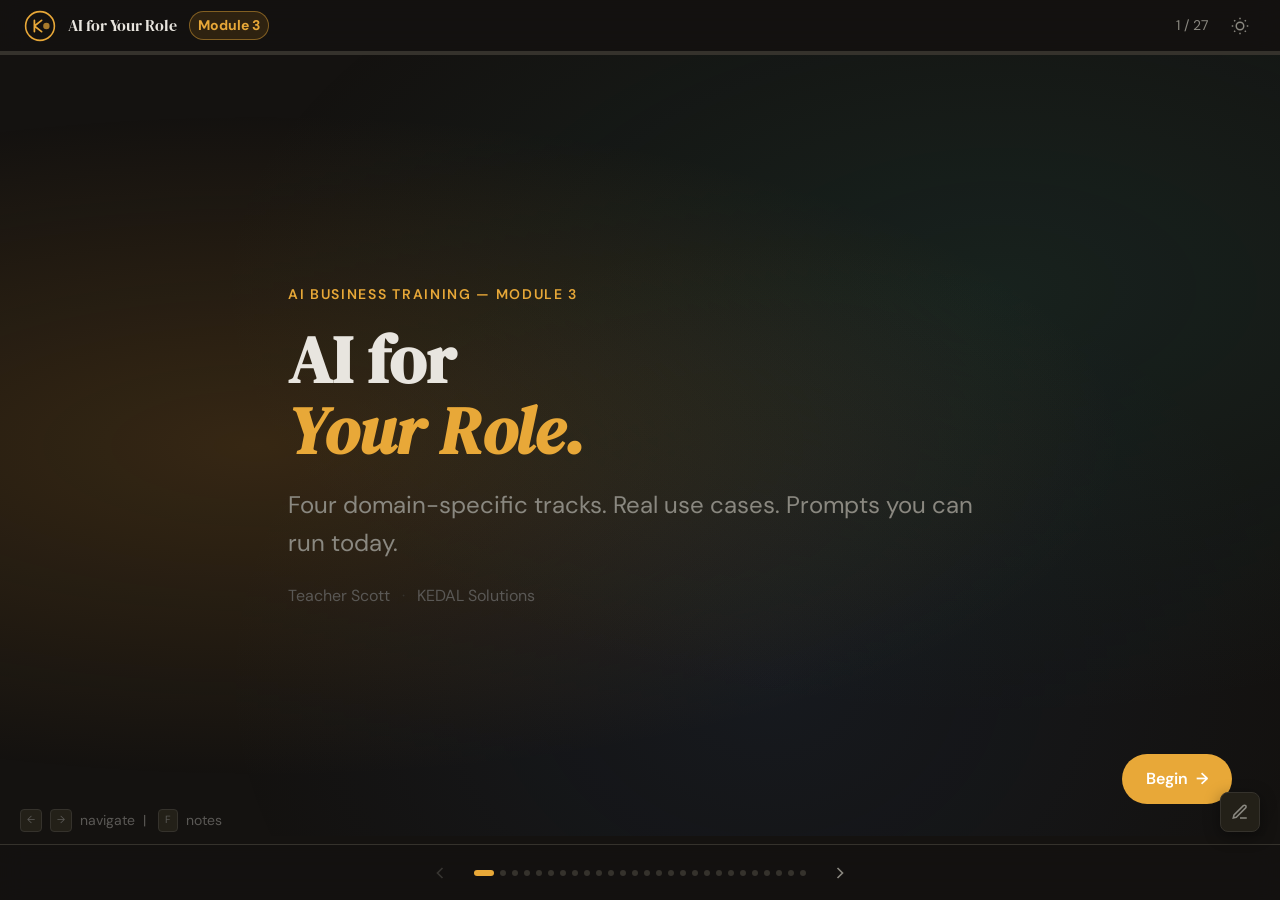
<file: modules/module-3-ai-for-your-role/interactive/index.html>
<!DOCTYPE html>
<html lang="en" data-theme="dark">
<head>
  <meta charset="UTF-8"/>
  <meta name="viewport" content="width=device-width,initial-scale=1.0"/>
  <title>AI for Your Role — Module 3</title>
  <link rel="preconnect" href="https://fonts.googleapis.com">
  <link rel="preconnect" href="https://fonts.gstatic.com" crossorigin>
  <link href="https://fonts.googleapis.com/css2?family=DM+Serif+Display:ital@0;1&family=DM+Sans:wght@300..700&display=swap" rel="stylesheet">
  <link rel="stylesheet" href="style.css"/>
</head>
<body>

<nav class="nav">
  <div class="nav-left">
    <svg class="logo" viewBox="0 0 40 40" fill="none" aria-label="KEDAL Solutions">
      <circle cx="20" cy="20" r="18" stroke="currentColor" stroke-width="2"/>
      <path d="M13 13 L13 27 M13 20 L22 13 M13 20 L22 27" stroke="currentColor" stroke-width="2.2" stroke-linecap="round" stroke-linejoin="round"/>
      <circle cx="28" cy="20" r="4" fill="currentColor" opacity="0.7"/>
    </svg>
    <span class="nav-title">AI for Your Role</span>
    <span class="nav-module-badge">Module 3</span>
  </div>
  <div class="nav-right">
    <div class="track-indicator" id="trackIndicator"></div>
    <span class="slide-counter" id="slideCounter">1 / 22</span>
    <button class="theme-btn" data-theme-toggle aria-label="Switch theme">
      <svg width="18" height="18" viewBox="0 0 24 24" fill="none" stroke="currentColor" stroke-width="2"><path d="M21 12.79A9 9 0 1 1 11.21 3 7 7 0 0 0 21 12.79z"/></svg>
    </button>
  </div>
</nav>

<div class="progress-track"><div class="progress-fill" id="progressFill"></div></div>

<main class="deck" id="deck">

  <!-- SLIDE 1: COVER -->
  <section class="slide slide-cover active" data-slide="1" data-track="intro">
    <div class="cover-bg"></div>
    <div class="cover-content">
      <p class="cover-eyebrow">AI Business Training — Module 3</p>
      <h1 class="cover-title">AI for<br><em>Your Role.</em></h1>
      <p class="cover-sub">Four domain-specific tracks. Real use cases. Prompts you can run today.</p>
      <div class="cover-meta"><span>Teacher Scott</span><span class="dot">·</span><span>KEDAL Solutions</span></div>
    </div>
    <div class="cover-nav"><button class="btn-next" onclick="nextSlide()">Begin <span class="arrow">→</span></button></div>
  </section>

  <!-- SLIDE 2: TRACK MAP -->
  <section class="slide" data-slide="2" data-track="intro">
    <div class="slide-inner">
      <p class="eyebrow">What's in this module</p>
      <h2>Four tracks. One module.</h2>
      <p class="slide-lead">Every track uses the same framework you learned in Modules 1 and 2 — applied to your specific daily work.</p>
      <div class="track-map">
        <div class="track-card track-a" onclick="goToSlide(3)">
          <div class="tc-letter">A</div>
          <div class="tc-body">
            <h3>Healthcare Operations</h3>
            <p>Patient flow, reporting, vendor communication, SOPs, quality documentation</p>
            <div class="tc-slides">Slides 3–8</div>
          </div>
        </div>
        <div class="track-card track-b" onclick="goToSlide(9)">
          <div class="tc-letter">B</div>
          <div class="tc-body">
            <h3>Staffing &amp; Workforce</h3>
            <p>Job postings, candidate screening, onboarding, credentialing, retention</p>
            <div class="tc-slides">Slides 9–14</div>
          </div>
        </div>
        <div class="track-card track-c" onclick="goToSlide(15)">
          <div class="tc-letter">C</div>
          <div class="tc-body">
            <h3>Compliance &amp; Risk</h3>
            <p>Policy writing, audit prep, incident response, training content, contract review</p>
            <div class="tc-slides">Slides 15–20</div>
          </div>
        </div>
        <div class="track-card track-d" onclick="goToSlide(21)">
          <div class="tc-letter">D</div>
          <div class="tc-body">
            <h3>Leadership &amp; Strategy</h3>
            <p>Strategic communications, board prep, competitive intelligence, change management, decision framing</p>
            <div class="tc-slides">Slides 21–26</div>
          </div>
        </div>
      </div>
      <p class="slide-note">Click any track to jump directly to it. Or go straight through all four.</p>
    </div>
  </section>

  <!-- TRACK A DIVIDER -->
  <section class="slide slide-divider divider-a" data-slide="3" data-track="A">
    <div class="divider-content">
      <div class="div-letter">A</div>
      <div>
        <p class="div-eyebrow">Track A</p>
        <h2 class="div-title">Healthcare Operations</h2>
        <p class="div-sub">Making the machinery run — faster, with less friction.</p>
      </div>
    </div>
  </section>

  <!-- A1: SCHEDULING -->
  <section class="slide" data-slide="4" data-track="A">
    <div class="slide-inner">
      <div class="use-case-header uc-a">
        <span class="uc-badge">A · 01</span>
        <div><p class="eyebrow">Healthcare Operations</p><h2>Patient Flow &amp; No-Show Reduction</h2></div>
      </div>
      <div class="uc-pain">
        <span class="pain-label">The pain:</span>
        An 18% no-show rate costs a 12-provider practice $200K–$400K in annual lost revenue. The fix is consistent, personalized communication — which no one has time to write for every patient.
      </div>
      <div class="two-col">
        <div>
          <h3 class="section-h3">The prompt</h3>
          <div class="prompt-box">
"I run a 12-provider outpatient family medicine practice. Our no-show rate is 18%, highest on Monday mornings and Friday afternoons. Draft a 3-part patient reminder sequence (72 hours, 24 hours, 2 hours before appointment) that is warm, specific, and includes an easy reschedule path. Also suggest 3 scheduling policy changes based on best practices to reduce no-shows."
          </div>
        </div>
        <div>
          <h3 class="section-h3">What you get</h3>
          <ul class="output-list">
            <li>3 ready-to-deploy patient reminder templates</li>
            <li>Evidence-based scheduling policy recommendations</li>
            <li>Customizable for SMS, email, or phone script</li>
          </ul>
          <div class="time-save">
            <span class="ts-before">Before: 3–4 hrs to draft + review</span>
            <span class="ts-arrow">→</span>
            <span class="ts-after">After: 8 min</span>
          </div>
          <div class="tool-tease mt">
            <span class="tease-label">Tools:</span>
            <span class="tool-tag">ChatGPT GPT-4o</span>
            <span class="tool-tag">Claude</span>
          </div>
        </div>
      </div>
    </div>
  </section>

  <!-- A2: REPORTING -->
  <section class="slide" data-slide="5" data-track="A">
    <div class="slide-inner">
      <div class="use-case-header uc-a">
        <span class="uc-badge">A · 02</span>
        <div><p class="eyebrow">Healthcare Operations</p><h2>Department Reporting &amp; Executive Communication</h2></div>
      </div>
      <div class="uc-pain">
        <span class="pain-label">The pain:</span>
        The same metrics get repackaged into leadership summaries every month. The data changes; the structure and the writing effort don't.
      </div>
      <div class="two-col">
        <div>
          <h3 class="section-h3">The prompt</h3>
          <div class="prompt-box">
"Write a 3-paragraph executive summary for hospital leadership using these metrics: ED wait time avg 47 min (target 40), patient satisfaction 82% (target 85%), supply costs $1.2M (budget $1.1M), staff overtime 12% (target 8%). Explain variances, identify root causes where I specify them, outline 2–3 corrective actions. Tone: direct, data-driven, not defensive."
          </div>
          <div class="prompt-followup">
            <span class="fu-label">Follow-up:</span>
            "Rewrite the supply cost section — add that Q1 had an unplanned sterile supply backorder requiring spot purchases."
          </div>
        </div>
        <div>
          <h3 class="section-h3">What you get</h3>
          <ul class="output-list">
            <li>Submit-ready executive summary</li>
            <li>Variance explanations in leadership language</li>
            <li>Corrective action framing that doesn't sound defensive</li>
          </ul>
          <div class="time-save">
            <span class="ts-before">Before: 45–60 min</span>
            <span class="ts-arrow">→</span>
            <span class="ts-after">After: 5 min</span>
          </div>
          <div class="tool-tease mt">
            <span class="tease-label">Tools:</span>
            <span class="tool-tag">ChatGPT GPT-4o</span>
            <span class="tool-tag">Claude</span>
          </div>
        </div>
      </div>
    </div>
  </section>

  <!-- A3: VENDOR -->
  <section class="slide" data-slide="6" data-track="A">
    <div class="slide-inner">
      <div class="use-case-header uc-a">
        <span class="uc-badge">A · 03</span>
        <div><p class="eyebrow">Healthcare Operations</p><h2>Vendor Performance &amp; Contract Communication</h2></div>
      </div>
      <div class="uc-pain">
        <span class="pain-label">The pain:</span>
        Vendor performance issues go undocumented because writing the letter takes too long. By the time it gets written, the relationship has deteriorated further.
      </div>
      <div class="two-col">
        <div>
          <h3 class="section-h3">The prompt</h3>
          <div class="prompt-box">
"Draft a professional letter to our medical supply vendor. Their on-time delivery rate dropped to 71% (contract requires 95%). Include: specific data points, operational impact (2 procedure delays, 1 supply substitution incident), a formal 30-day cure period request, and consequences if performance doesn't improve. Tone: firm but professional, not adversarial."
          </div>
        </div>
        <div>
          <h3 class="section-h3">What you get</h3>
          <ul class="output-list">
            <li>Vendor performance letter ready for legal review</li>
            <li>Creates a documented paper trail</li>
            <li>Professional tone that protects the relationship while holding the vendor accountable</li>
          </ul>
          <div class="time-save">
            <span class="ts-before">Before: 1–2 hrs + legal review</span>
            <span class="ts-arrow">→</span>
            <span class="ts-after">After: 3 min to draft</span>
          </div>
          <div class="uc-insight">
            <span class="insight-label">Key insight:</span>
            AI doesn't replace legal review — it eliminates the drafting time so legal only reviews, not writes.
          </div>
        </div>
      </div>
    </div>
  </section>

  <!-- A4: SOP -->
  <section class="slide" data-slide="7" data-track="A">
    <div class="slide-inner">
      <div class="use-case-header uc-a">
        <span class="uc-badge">A · 04</span>
        <div><p class="eyebrow">Healthcare Operations</p><h2>SOP Building via AI Interview</h2></div>
      </div>
      <div class="uc-pain">
        <span class="pain-label">The pain:</span>
        Institutional knowledge lives in people's heads. SOPs get written once and never updated. When the person who knows the process leaves, the process breaks.
      </div>
      <div class="two-col">
        <div>
          <h3 class="section-h3">The prompt</h3>
          <div class="prompt-box">
"Interview me and create an SOP for our patient discharge process. Ask me questions one at a time about each step, who is responsible, documentation required, and what can go wrong. After I answer all questions, write the full SOP: title, purpose, scope, responsible parties, step-by-step procedure, documentation requirements, and revision history."
          </div>
        </div>
        <div>
          <h3 class="section-h3">Why this approach works</h3>
          <div class="insight-card">
            <p>AI as an <strong>interviewer</strong> extracts institutional knowledge from the person who actually does the work — not a generic template that gets adapted into something wrong.</p>
            <p>The person being interviewed doesn't need to be a writer. They just need to answer questions. The SOP writes itself from the conversation.</p>
          </div>
          <div class="uc-insight">
            <span class="insight-label">Variation:</span>
            Use this for any process you want documented: credentialing, billing, discharge, scheduling, onboarding.
          </div>
        </div>
      </div>
    </div>
  </section>

  <!-- A5: QUALITY -->
  <section class="slide" data-slide="8" data-track="A">
    <div class="slide-inner">
      <div class="use-case-header uc-a">
        <span class="uc-badge">A · 05</span>
        <div><p class="eyebrow">Healthcare Operations</p><h2>Quality &amp; Patient Safety Documentation</h2></div>
      </div>
      <div class="uc-pain">
        <span class="pain-label">The pain:</span>
        Incident reports get written under pressure, by people who aren't trained writers, with legal exposure on every word.
      </div>
      <div class="two-col">
        <div>
          <h3 class="section-h3">The prompt</h3>
          <div class="prompt-box">
"Write a structured incident report for a medication near-miss. Details: nurse prepared heparin 10,000 units instead of 1,000 units due to look-alike packaging. Error caught by second nurse during two-person verification. No patient harm. Write in SBAR format and include 3 immediate corrective actions and 2 systemic recommendations."
          </div>
        </div>
        <div>
          <h3 class="section-h3">What you get</h3>
          <ul class="output-list">
            <li>Complete SBAR incident report</li>
            <li>Immediate and systemic corrective actions included</li>
            <li>Quality committee-ready documentation</li>
            <li>Consistent format regardless of who's writing it</li>
          </ul>
          <div class="track-nav-row">
            <button class="track-nav-btn" onclick="goToSlide(9)">Next: Track B — Staffing &amp; Workforce →</button>
          </div>
        </div>
      </div>
    </div>
  </section>

  <!-- TRACK B DIVIDER -->
  <section class="slide slide-divider divider-b" data-slide="9" data-track="B">
    <div class="divider-content">
      <div class="div-letter">B</div>
      <div>
        <p class="div-eyebrow">Track B</p>
        <h2 class="div-title">Staffing &amp; Workforce</h2>
        <p class="div-sub">Getting the right people in the right seats — with less administrative overhead.</p>
      </div>
    </div>
  </section>

  <!-- B1: JOB POSTING -->
  <section class="slide" data-slide="10" data-track="B">
    <div class="slide-inner">
      <div class="use-case-header uc-b">
        <span class="uc-badge uc-badge-b">B · 01</span>
        <div><p class="eyebrow">Staffing &amp; Workforce</p><h2>Full-Cycle Recruitment Content</h2></div>
      </div>
      <div class="uc-pain">
        <span class="pain-label">The pain:</span>
        Every open role needs a job description, an Indeed posting, recruiter outreach copy, and social content. Multiply that by 20 open roles and it's a full-time job just to write the posts.
      </div>
      <div class="two-col">
        <div>
          <h3 class="section-h3">The prompt</h3>
          <div class="prompt-box">
"Create a recruitment content package for a Travel ICU RN opening at a Level II Trauma Center in Atlanta, GA. Include: (1) detailed job description, (2) 150-word Indeed/LinkedIn posting, (3) 3-sentence recruiter outreach for cold LinkedIn reach, (4) two social captions — one LinkedIn, one Facebook. Contract: 13 weeks, $2,800/week all-in, housing stipend. Start May 1."
          </div>
        </div>
        <div>
          <h3 class="section-h3">What you get</h3>
          <ul class="output-list">
            <li>4 pieces of channel-specific recruitment content</li>
            <li>Tone calibrated per platform</li>
            <li>Ready to post — no copywriter needed</li>
          </ul>
          <div class="time-save">
            <span class="ts-before">Before: 2+ hrs per role</span>
            <span class="ts-arrow">→</span>
            <span class="ts-after">After: 4 min</span>
          </div>
          <div class="uc-insight">
            <span class="insight-label">Scale it:</span>
            With 20 open roles, this saves 40+ hours of recruitment content writing per month.
          </div>
        </div>
      </div>
    </div>
  </section>

  <!-- B2: SCREENING -->
  <section class="slide" data-slide="11" data-track="B">
    <div class="slide-inner">
      <div class="use-case-header uc-b">
        <span class="uc-badge uc-badge-b">B · 02</span>
        <div><p class="eyebrow">Staffing &amp; Workforce</p><h2>Structured Screening &amp; Interview Guides</h2></div>
      </div>
      <div class="uc-pain">
        <span class="pain-label">The pain:</span>
        Interview quality is inconsistent. Different managers ask different questions. Scoring is subjective. The result is a hiring process that can't be defended.
      </div>
      <div class="two-col">
        <div>
          <h3 class="section-h3">The prompt</h3>
          <div class="prompt-box">
"I'm hiring a Director of Nursing at a 120-bed SNF. Ideal candidate: 5+ yrs SNF leadership, survey readiness, staff retention record, MDS knowledge. Create: (1) 10-question resume screening checklist with red flags and green flags per criterion, (2) structured interview guide with 8 behavioral questions tied to each competency, (3) a 1–5 scoring rubric for each question. Format as a hiring manager's tool."
          </div>
        </div>
        <div>
          <h3 class="section-h3">What you get</h3>
          <ul class="output-list">
            <li>Consistent, defensible screening criteria</li>
            <li>Behavioral questions that surface real evidence</li>
            <li>Scoring rubric that removes subjectivity</li>
            <li>Legally cleaner hiring process</li>
          </ul>
          <div class="tool-tease mt">
            <span class="tease-label">Tools:</span>
            <span class="tool-tag">ChatGPT GPT-4o</span>
            <span class="tool-tag">Claude</span>
          </div>
        </div>
      </div>
    </div>
  </section>

  <!-- B3: ONBOARDING -->
  <section class="slide" data-slide="12" data-track="B">
    <div class="slide-inner">
      <div class="use-case-header uc-b">
        <span class="uc-badge uc-badge-b">B · 03</span>
        <div><p class="eyebrow">Staffing &amp; Workforce</p><h2>Onboarding Plans &amp; Welcome Materials</h2></div>
      </div>
      <div class="uc-pain">
        <span class="pain-label">The pain:</span>
        Every new hire gets a slightly different onboarding experience. The quality of the first 30 days depends entirely on who's managing it.
      </div>
      <div class="two-col">
        <div>
          <h3 class="section-h3">The prompt</h3>
          <div class="prompt-box">
"Create a 30-60-90 day onboarding plan for a newly hired Clinical Nurse Manager on a 28-bed med-surg unit. For each phase: learning objectives, key relationships to build, operational responsibilities to assume, and a success metric. Also write the pre-start welcome letter — warm, role-specific, focused on setting them up to succeed."
          </div>
        </div>
        <div>
          <h3 class="section-h3">What you get</h3>
          <ul class="output-list">
            <li>Structured 90-day onboarding roadmap</li>
            <li>Success metrics per phase — not just tasks</li>
            <li>Welcome letter that starts the relationship right</li>
            <li>Consistent experience regardless of manager</li>
          </ul>
          <div class="uc-insight">
            <span class="insight-label">Variation:</span>
            Build one template per role family — RN, manager, coordinator, CNA — and customize per hire in minutes.
          </div>
        </div>
      </div>
    </div>
  </section>

  <!-- B4: CREDENTIALING -->
  <section class="slide" data-slide="13" data-track="B">
    <div class="slide-inner">
      <div class="use-case-header uc-b">
        <span class="uc-badge uc-badge-b">B · 04</span>
        <div><p class="eyebrow">Staffing &amp; Workforce</p><h2>Credentialing Communication System</h2></div>
      </div>
      <div class="uc-pain">
        <span class="pain-label">The pain:</span>
        Expired licenses and lapsed certifications are a compliance crisis waiting to happen. Most organizations catch them too late because the reminder system is manual and inconsistent.
      </div>
      <div class="two-col">
        <div>
          <h3 class="section-h3">The prompt</h3>
          <div class="prompt-box">
"Create a credentialing compliance communication system for a home health agency with 45 clinical staff. Design: (1) 90-day advance notice email template for expiring credentials, (2) 30-day final notice with escalation, (3) manager notification template for credentials expiring within 14 days, (4) staff acknowledgment form. All with deadline date placeholders."
          </div>
        </div>
        <div>
          <h3 class="section-h3">What you get</h3>
          <ul class="output-list">
            <li>Complete 4-piece credentialing communication system</li>
            <li>Automated-ready — drop into your HR system</li>
            <li>Manager escalation path built in</li>
            <li>Paper trail via acknowledgment form</li>
          </ul>
          <div class="time-save">
            <span class="ts-before">Before: Days to build, ad-hoc execution</span>
            <span class="ts-arrow">→</span>
            <span class="ts-after">After: 10 min to build, systematic execution</span>
          </div>
        </div>
      </div>
    </div>
  </section>

  <!-- B5: RETENTION -->
  <section class="slide" data-slide="14" data-track="B">
    <div class="slide-inner">
      <div class="use-case-header uc-b">
        <span class="uc-badge uc-badge-b">B · 05</span>
        <div><p class="eyebrow">Staffing &amp; Workforce</p><h2>Stay Interviews &amp; Retention Conversations</h2></div>
      </div>
      <div class="uc-pain">
        <span class="pain-label">The pain:</span>
        Healthcare turnover is 19–26% annually. Most managers know who might leave — but don't have the conversation because they don't know how to structure it.
      </div>
      <div class="two-col">
        <div>
          <h3 class="section-h3">The prompt</h3>
          <div class="prompt-box">
"I'm a nursing unit manager preparing stay interviews with 6 nurses at varying flight risk levels. Create: (1) stay interview guide with 8 open-ended questions uncovering what's keeping them and what might make them leave, (2) one-page manager prep sheet for before, during, and after, (3) follow-up action template to document commitments made. Tone: genuinely caring, not corporate HR-speak."
          </div>
        </div>
        <div>
          <h3 class="section-h3">What you get</h3>
          <ul class="output-list">
            <li>Structured conversation guide managers actually use</li>
            <li>Questions that uncover real retention drivers</li>
            <li>Commitment documentation for accountability</li>
            <li>Consistent approach across all managers</li>
          </ul>
          <div class="track-nav-row">
            <button class="track-nav-btn track-nav-c" onclick="goToSlide(15)">Next: Track C — Compliance &amp; Risk →</button>
          </div>
        </div>
      </div>
    </div>
  </section>

  <!-- TRACK C DIVIDER -->
  <section class="slide slide-divider divider-c" data-slide="15" data-track="C">
    <div class="divider-content">
      <div class="div-letter">C</div>
      <div>
        <p class="div-eyebrow">Track C</p>
        <h2 class="div-title">Compliance &amp; Risk</h2>
        <p class="div-sub">Staying ahead of regulations — without drowning in documentation.</p>
      </div>
    </div>
  </section>

  <!-- C1: POLICY -->
  <section class="slide" data-slide="16" data-track="C">
    <div class="slide-inner">
      <div class="use-case-header uc-c">
        <span class="uc-badge uc-badge-c">C · 01</span>
        <div><p class="eyebrow">Compliance &amp; Risk</p><h2>AI Governance Policy Development</h2></div>
      </div>
      <div class="uc-pain">
        <span class="pain-label">The pain:</span>
        Your staff is already using AI tools. Most organizations have no policy governing how. That's a HIPAA incident waiting to happen.
      </div>
      <div class="two-col">
        <div>
          <h3 class="section-h3">The prompt</h3>
          <div class="prompt-box">
"Draft a policy for AI tool use by clinical and administrative staff in a HIPAA-covered organization. Address: (1) approved tool tiers, (2) data classification — what can/cannot be entered into each tier, (3) staff training requirements, (4) incident reporting for AI-related privacy events, (5) governance and annual review. Format: standard P&P with purpose, scope, policy statement, procedures, definitions, references."
          </div>
        </div>
        <div>
          <h3 class="section-h3">Why this matters right now</h3>
          <div class="insight-card insight-urgent">
            <p><strong>This is the #1 most-needed document in healthcare compliance in 2026.</strong> Most organizations have no AI governance policy. Your staff is using ChatGPT free tier. PHI is being entered into consumer tools. This policy closes that gap.</p>
          </div>
          <div class="tool-tease mt">
            <span class="tease-label">Tools:</span>
            <span class="tool-tag">Claude</span>
            <span class="tool-tag">ChatGPT Enterprise</span>
          </div>
        </div>
      </div>
    </div>
  </section>

  <!-- C2: AUDIT -->
  <section class="slide" data-slide="17" data-track="C">
    <div class="slide-inner">
      <div class="use-case-header uc-c">
        <span class="uc-badge uc-badge-c">C · 02</span>
        <div><p class="eyebrow">Compliance &amp; Risk</p><h2>Audit Preparation &amp; Survey Readiness</h2></div>
      </div>
      <div class="uc-pain">
        <span class="pain-label">The pain:</span>
        Audit prep is always a fire drill. Documents get pulled, binders get built, staff get coached — all in the last 72 hours, every single time.
      </div>
      <div class="two-col">
        <div>
          <h3 class="section-h3">The prompt</h3>
          <div class="prompt-box">
"Joint Commission survey in 6 weeks. I manage infection prevention. Create: (1) 30-item pre-survey readiness checklist by the top 10 most common Joint Commission IP findings, (2) documentation required for each finding category, (3) one-page staff briefing on what to expect during the survey and how to respond to surveyor questions. Keep it practical — this goes to front-line nursing staff."
          </div>
        </div>
        <div>
          <h3 class="section-h3">What you get</h3>
          <ul class="output-list">
            <li>Readiness checklist organized by high-risk finding categories</li>
            <li>Documentation inventory per category</li>
            <li>Staff briefing in plain language</li>
            <li>Audit prep that starts weeks earlier, not days</li>
          </ul>
          <div class="uc-insight">
            <span class="insight-label">Pattern shift:</span>
            Audit readiness becomes continuous, not a fire drill. Run this prompt quarterly.
          </div>
        </div>
      </div>
    </div>
  </section>

  <!-- C3: INCIDENT -->
  <section class="slide" data-slide="18" data-track="C">
    <div class="slide-inner">
      <div class="use-case-header uc-c">
        <span class="uc-badge uc-badge-c">C · 03</span>
        <div><p class="eyebrow">Compliance &amp; Risk</p><h2>HIPAA Breach Documentation &amp; Response</h2></div>
      </div>
      <div class="uc-pain">
        <span class="pain-label">The pain:</span>
        When a privacy incident happens, documentation needs to be done fast, correctly, and in a way that protects the organization — under pressure, with legal exposure.
      </div>
      <div class="two-col">
        <div>
          <h3 class="section-h3">The prompt</h3>
          <div class="prompt-box">
"Help document a potential HIPAA breach: staff member sent a patient's lab results to the wrong patient's MyChart. Discovered 4 hours later. No highly sensitive info (mental health, substance abuse, HIV). Draft: (1) initial incident documentation using the 4-factor risk assessment, (2) determination memo on breach notification threshold, (3) patient notification letter if required."
          </div>
        </div>
        <div>
          <h3 class="section-h3">What you get</h3>
          <ul class="output-list">
            <li>Structured 4-factor risk assessment</li>
            <li>Breach vs. no-breach determination memo</li>
            <li>OCR-compliant patient notification letter</li>
            <li>Documentation that protects the organization</li>
          </ul>
          <div class="uc-insight">
            <span class="insight-label">Critical note:</span>
            Always have legal and privacy counsel review before sending breach notifications. AI drafts — counsel decides.
          </div>
        </div>
      </div>
    </div>
  </section>

  <!-- C4: TRAINING -->
  <section class="slide" data-slide="19" data-track="C">
    <div class="slide-inner">
      <div class="use-case-header uc-c">
        <span class="uc-badge uc-badge-c">C · 04</span>
        <div><p class="eyebrow">Compliance &amp; Risk</p><h2>Training Content That Doesn't Collect Dust</h2></div>
      </div>
      <div class="uc-pain">
        <span class="pain-label">The pain:</span>
        Vendor-purchased compliance training is expensive, generic, and immediately stale. Internal development takes weeks. Most of it gets clicked through without being read.
      </div>
      <div class="two-col">
        <div>
          <h3 class="section-h3">The prompt</h3>
          <div class="prompt-box">
"Create a 20-minute HIPAA refresher for front-desk staff. Include: (1) 3 real-world scenarios showing correct vs. incorrect handling of patient info at check-in — make them feel real, not textbook, (2) 10-question quiz with answer key and rationale, (3) 5 key takeaways formatted as a wallet card, (4) a sign-off sheet. Include the awkward moments staff actually face — family in the room, phone calls claiming to be the doctor, wrong fax numbers."
          </div>
        </div>
        <div>
          <h3 class="section-h3">What you get</h3>
          <ul class="output-list">
            <li>Complete training module — LMS-ready</li>
            <li>Scenario-based, not lecture-based</li>
            <li>Quiz with rationale — not just right/wrong</li>
            <li>Wallet card staff will actually keep</li>
          </ul>
          <div class="time-save">
            <span class="ts-before">Before: Vendor cost $5K–$20K/yr or weeks of internal dev</span>
            <span class="ts-arrow">→</span>
            <span class="ts-after">After: 15 min to build, fully customized</span>
          </div>
        </div>
      </div>
    </div>
  </section>

  <!-- C5: CONTRACT -->
  <section class="slide" data-slide="20" data-track="C">
    <div class="slide-inner">
      <div class="use-case-header uc-c">
        <span class="uc-badge uc-badge-c">C · 05</span>
        <div><p class="eyebrow">Compliance &amp; Risk</p><h2>BAA &amp; Contract Pre-Review</h2></div>
      </div>
      <div class="uc-pain">
        <span class="pain-label">The pain:</span>
        Every vendor agreement needs compliance review. Outside counsel at $300–$500/hour makes thorough review cost-prohibitive. Things get signed without being read.
      </div>
      <div class="two-col">
        <div>
          <h3 class="section-h3">The prompt</h3>
          <div class="prompt-box">
"Review this Business Associate Agreement and identify: (1) missing provisions required under HIPAA 45 CFR 164.504(e), (2) provisions creating unusual risk for our org as the covered entity, (3) breach notification timeline compliance (HIPAA requires 60 days), (4) indemnification gaps to push back on, (5) 5 specific questions for legal counsel before signing. [Paste BAA text]"
          </div>
        </div>
        <div>
          <h3 class="section-h3">What you get</h3>
          <ul class="output-list">
            <li>Pre-legal review memo focused on real risk</li>
            <li>Attorney time focused on reviewing, not reading</li>
            <li>Legal cost per contract down 60–80%</li>
            <li>Nothing gets signed without being understood</li>
          </ul>
          <div class="track-nav-row">
            <button class="track-nav-btn track-nav-d" onclick="goToSlide(21)">Next: Track D — Leadership &amp; Strategy →</button>
          </div>
        </div>
      </div>
    </div>
  </section>

  <!-- TRACK D DIVIDER -->
  <section class="slide slide-divider divider-d" data-slide="21" data-track="D">
    <div class="divider-content">
      <div class="div-letter">D</div>
      <div>
        <p class="div-eyebrow">Track D</p>
        <h2 class="div-title">Leadership &amp; Strategy</h2>
        <p class="div-sub">Getting your thinking time back — and making decisions with more clarity.</p>
      </div>
    </div>
  </section>

  <!-- D1: STRATEGIC COMMS -->
  <section class="slide" data-slide="22" data-track="D">
    <div class="slide-inner">
      <div class="use-case-header uc-d">
        <span class="uc-badge uc-badge-d">D · 01</span>
        <div><p class="eyebrow">Leadership &amp; Strategy</p><h2>Multi-Audience Strategic Communication</h2></div>
      </div>
      <div class="uc-pain">
        <span class="pain-label">The pain:</span>
        The same message needs to land differently for the board, for all-staff, for the community, and for department heads. Leaders write four versions. Or they write one and it lands wrong in three rooms.
      </div>
      <div class="two-col">
        <div>
          <h3 class="section-h3">The prompt</h3>
          <div class="prompt-box">
"We're consolidating two of our three emergency departments into a new regional emergency center — cost-driven but also improves clinical outcomes through volume concentration. Draft: (1) board memo — formal, financial/strategic framing, 1 page, (2) all-staff email — honest, empathetic, addresses job security directly, (3) community statement for media — accessible, patient care focused, (4) department head talking points for team conversations."
          </div>
        </div>
        <div>
          <h3 class="section-h3">What you get</h3>
          <ul class="output-list">
            <li>4 audience-specific communications from one prompt</li>
            <li>Consistent facts, differentiated tone</li>
            <li>Job security addressed — not avoided</li>
            <li>Ready for comms team review, not rewrite</li>
          </ul>
          <div class="time-save">
            <span class="ts-before">Before: Half a day across 4 drafts</span>
            <span class="ts-arrow">→</span>
            <span class="ts-after">After: 20 min to draft all four</span>
          </div>
        </div>
      </div>
    </div>
  </section>

  <!-- D2: BOARD PREP -->
  <section class="slide" data-slide="23" data-track="D">
    <div class="slide-inner">
      <div class="use-case-header uc-d">
        <span class="uc-badge uc-badge-d">D · 02</span>
        <div><p class="eyebrow">Leadership &amp; Strategy</p><h2>Board &amp; Leadership Meeting Prep</h2></div>
      </div>
      <div class="uc-pain">
        <span class="pain-label">The pain:</span>
        Board prep consumes a disproportionate amount of leadership time. The raw data exists — turning it into a clear narrative is the work.
      </div>
      <div class="two-col">
        <div>
          <h3 class="section-h3">The prompt</h3>
          <div class="prompt-box">
"Board meeting in 48 hours. Using this Q1 financial summary [paste data], create: (1) 5-bullet executive summary — what's working, what isn't, why, (2) 3 questions the board is likely to ask + my recommended responses, (3) a one-page narrative I can walk through in 10 minutes, (4) the single most important decision I need from the board today, framed as a clear decision question."
          </div>
        </div>
        <div>
          <h3 class="section-h3">What you get</h3>
          <ul class="output-list">
            <li>Full board meeting prep package in under 20 min</li>
            <li>Anticipated questions with prepared answers</li>
            <li>A clear decision question — not a status report</li>
            <li>Narrative that tells a story, not just recites data</li>
          </ul>
          <div class="uc-insight">
            <span class="insight-label">The shift:</span>
            Leaders spend less time producing the package and more time thinking about what they actually want the board to decide.
          </div>
        </div>
      </div>
    </div>
  </section>

  <!-- D3: COMPETITIVE INTEL -->
  <section class="slide" data-slide="24" data-track="D">
    <div class="slide-inner">
      <div class="use-case-header uc-d">
        <span class="uc-badge uc-badge-d">D · 03</span>
        <div><p class="eyebrow">Leadership &amp; Strategy</p><h2>Competitive Intelligence &amp; Market Positioning</h2></div>
      </div>
      <div class="uc-pain">
        <span class="pain-label">The pain:</span>
        Strategic decisions get made on intuition because real market research takes time no one has. The competitive landscape changes faster than the last presentation gets updated.
      </div>
      <div class="two-col">
        <div>
          <h3 class="section-h3">The prompt</h3>
          <div class="prompt-box">
"Research the competitive landscape for outpatient behavioral health services in the Atlanta, GA metro area. I want: (1) top 5 providers by market presence and differentiators, (2) recent market entries, closures, or expansions in the past 12 months, (3) most common gaps patients report in this market, (4) where a new entrant with strong clinical quality and tech-enabled care management could differentiate. Synthesize into a 1-page competitive brief."
          </div>
          <div class="tool-callout">
            <span class="tc-label">Use:</span>
            <span class="tc-tool">Perplexity</span>
            <span class="tc-why">for current, cited market data</span>
          </div>
        </div>
        <div>
          <h3 class="section-h3">What you get</h3>
          <ul class="output-list">
            <li>1-page competitive brief with sources</li>
            <li>Current market intelligence — not 18-month-old analyst reports</li>
            <li>Board-ready strategic framing</li>
            <li>Positioning gaps identified</li>
          </ul>
          <div class="uc-insight">
            <span class="insight-label">Verify:</span>
            Click the sources. Competitive intelligence is only as good as the underlying data. Perplexity's source links make verification fast.
          </div>
        </div>
      </div>
    </div>
  </section>

  <!-- D4: CHANGE MGMT -->
  <section class="slide" data-slide="25" data-track="D">
    <div class="slide-inner">
      <div class="use-case-header uc-d">
        <span class="uc-badge uc-badge-d">D · 04</span>
        <div><p class="eyebrow">Leadership &amp; Strategy</p><h2>EHR Implementation Change Communication</h2></div>
      </div>
      <div class="uc-pain">
        <span class="pain-label">The pain:</span>
        EHR implementations fail because of people, not technology. The communication plan exists as a slide deck that no one executes consistently.
      </div>
      <div class="two-col">
        <div>
          <h3 class="section-h3">The prompt</h3>
          <div class="prompt-box">
"We're implementing a new EHR over 18 months with 800 clinical and administrative staff. Create a change communication plan: (1) phased communication calendar from announcement through post-go-live with recommended channels per phase, (2) all-staff announcement — honest about the difficulty, clear about support, (3) manager FAQ with the 10 hardest questions managers will get, (4) 30-day post go-live pulse check email to surface problems early."
          </div>
        </div>
        <div>
          <h3 class="section-h3">What you get</h3>
          <ul class="output-list">
            <li>18-month communication backbone</li>
            <li>Manager toolkit — the hardest questions, pre-answered</li>
            <li>Pulse check built in from the start</li>
            <li>Change communication that actually gets executed</li>
          </ul>
          <div class="uc-insight">
            <span class="insight-label">Real talk:</span>
            The communication plan that doesn't get written is the one that causes the $3M EHR implementation to fail at go-live. This takes 20 minutes to draft.
          </div>
        </div>
      </div>
    </div>
  </section>

  <!-- D5: STRATEGIC DECISION -->
  <section class="slide" data-slide="26" data-track="D">
    <div class="slide-inner">
      <div class="use-case-header uc-d">
        <span class="uc-badge uc-badge-d">D · 05</span>
        <div><p class="eyebrow">Leadership &amp; Strategy</p><h2>Strategic Decision Framing</h2></div>
      </div>
      <div class="uc-pain">
        <span class="pain-label">The pain:</span>
        Leaders have the data and the instinct. The missing piece is a structure rigorous enough to align a leadership team or board.
      </div>
      <div class="two-col">
        <div>
          <h3 class="section-h3">The prompt</h3>
          <div class="prompt-box">
"I'm considering acquiring a 3-location urgent care chain in our market. Help me think through this rigorously. Create: (1) structured decision framework — key strategic questions to answer before proceeding, (2) acquisition vs. organic growth vs. partnership pro/con analysis, (3) top 5 due diligence questions, (4) most common failure reasons for this type of acquisition + how I'd mitigate each, (5) one-page decision memo for my board."
          </div>
        </div>
        <div>
          <h3 class="section-h3">What you get</h3>
          <ul class="output-list">
            <li>A structured, rigorous decision framework</li>
            <li>Options analysis — not just the one you're leaning toward</li>
            <li>Failure mode awareness before commitment</li>
            <li>Board-ready decision memo</li>
          </ul>
          <div class="uc-insight">
            <span class="insight-label">The real value:</span>
            AI as a thinking partner surfaces the questions you didn't know to ask — before the decision is made, not after.
          </div>
        </div>
      </div>
    </div>
  </section>

  <!-- CLOSE -->
  <section class="slide slide-close" data-slide="27" data-track="close">
    <div class="slide-inner centered">
      <p class="eyebrow">End of Module 3</p>
      <h2>Build your personal use case map</h2>
      <p class="slide-lead">You've seen 20 use cases across four roles. Now make it yours.</p>
      <div class="use-case-map">
        <div class="ucm-instruction">For each track, identify the <strong>one use case</strong> you will try this week:</div>
        <div class="ucm-grid">
          <div class="ucm-card ucm-a"><div class="ucm-letter">A</div><h4>Healthcare Ops</h4><p>Which use case is your biggest time drain right now?</p></div>
          <div class="ucm-card ucm-b"><div class="ucm-letter">B</div><h4>Staffing</h4><p>Which recruitment or workforce task could you never do fast enough?</p></div>
          <div class="ucm-card ucm-c"><div class="ucm-letter">C</div><h4>Compliance</h4><p>What's the document that's been on your to-do list for three months?</p></div>
          <div class="ucm-card ucm-d"><div class="ucm-letter">D</div><h4>Leadership</h4><p>What's the communication you keep putting off because of how long it takes to write?</p></div>
        </div>
      </div>
      <div class="module-nav-box">
        <p>Coming in <strong>Module 4:</strong> Building the AI-Ready Organization — change management, governance, measuring ROI, and creating internal champions.</p>
      </div>
    </div>
  </section>

</main>

<div class="controls">
  <button class="ctrl-btn" id="prevBtn" onclick="prevSlide()">
    <svg width="20" height="20" viewBox="0 0 24 24" fill="none" stroke="currentColor" stroke-width="2"><path d="M15 18l-6-6 6-6"/></svg>
  </button>
  <div class="dot-nav" id="dotNav"></div>
  <button class="ctrl-btn" id="nextBtn" onclick="nextSlide()">
    <svg width="20" height="20" viewBox="0 0 24 24" fill="none" stroke="currentColor" stroke-width="2"><path d="M9 18l6-6-6-6"/></svg>
  </button>
</div>

<button class="fac-toggle" onclick="toggleFacPanel()">
  <svg width="18" height="18" viewBox="0 0 24 24" fill="none" stroke="currentColor" stroke-width="2"><path d="M12 20h9M16.5 3.5a2.121 2.121 0 013 3L7 19l-4 1 1-4L16.5 3.5z"/></svg>
</button>
<div class="fac-panel" id="facPanel">
  <div class="fac-panel-header">
    <h3>Facilitator Notes</h3>
    <button onclick="toggleFacPanel()">✕</button>
  </div>
  <div class="fac-panel-body" id="facPanelBody"></div>
</div>
<div class="kbd-hint"><span class="kbd">←</span><span class="kbd">→</span> navigate &nbsp;|&nbsp; <span class="kbd">F</span> notes</div>

<script src="app.js"></script>
</body>
</html>
</file>
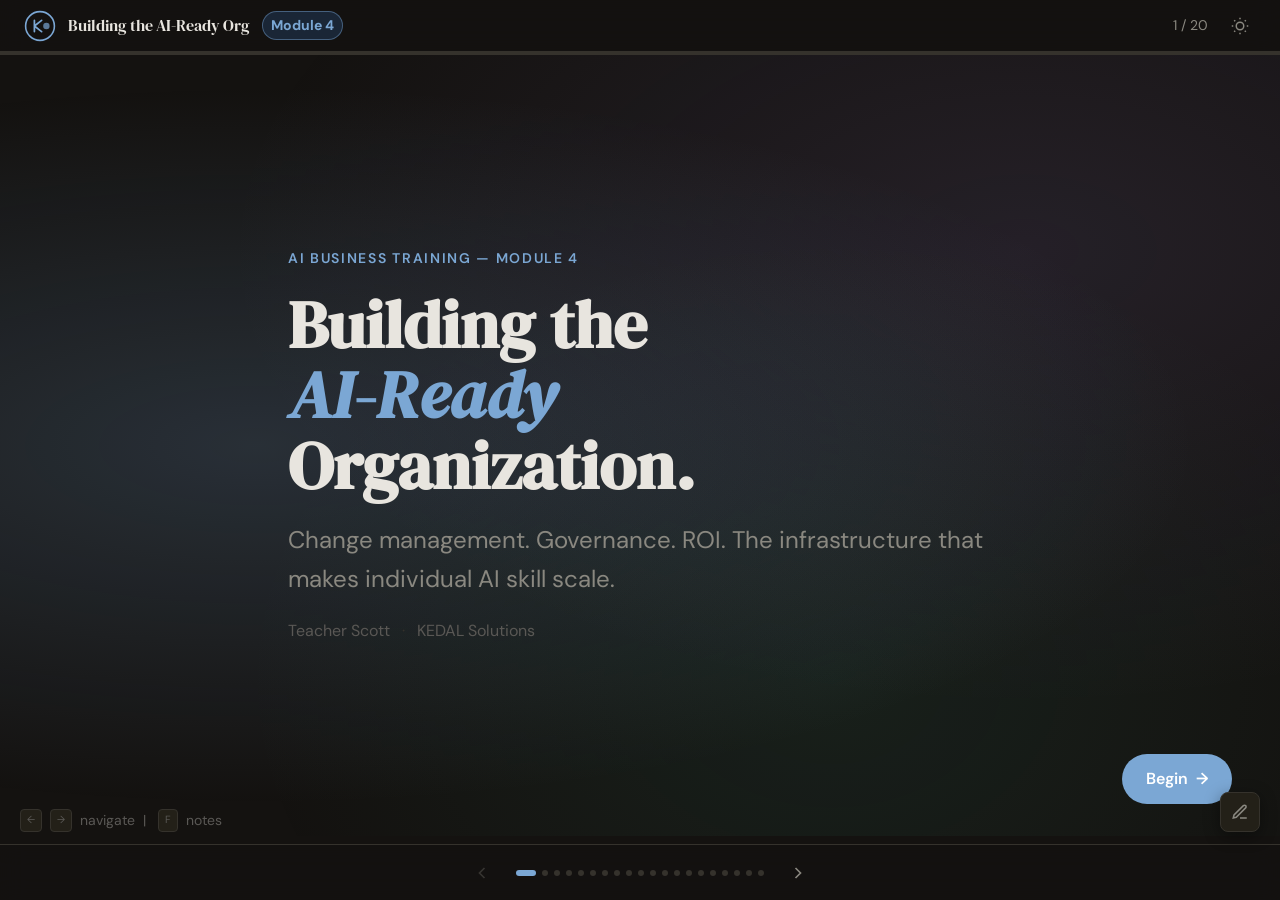
<file: modules/module-4-building-the-ai-ready-org/interactive/index.html>
<!DOCTYPE html>
<html lang="en" data-theme="dark">
<head>
  <meta charset="UTF-8"/>
  <meta name="viewport" content="width=device-width,initial-scale=1.0"/>
  <title>Building the AI-Ready Organization — Module 4</title>
  <link rel="preconnect" href="https://fonts.googleapis.com">
  <link rel="preconnect" href="https://fonts.gstatic.com" crossorigin>
  <link href="https://fonts.googleapis.com/css2?family=DM+Serif+Display:ital@0;1&family=DM+Sans:wght@300..700&display=swap" rel="stylesheet">
  <link rel="stylesheet" href="style.css"/>
</head>
<body>

<nav class="nav">
  <div class="nav-left">
    <svg class="logo" viewBox="0 0 40 40" fill="none" aria-label="KEDAL Solutions">
      <circle cx="20" cy="20" r="18" stroke="currentColor" stroke-width="2"/>
      <path d="M13 13 L13 27 M13 20 L22 13 M13 20 L22 27" stroke="currentColor" stroke-width="2.2" stroke-linecap="round" stroke-linejoin="round"/>
      <circle cx="28" cy="20" r="4" fill="currentColor" opacity="0.7"/>
    </svg>
    <span class="nav-title">Building the AI-Ready Org</span>
    <span class="nav-module-badge">Module 4</span>
  </div>
  <div class="nav-right">
    <span class="slide-counter" id="slideCounter">1 / 20</span>
    <button class="theme-btn" data-theme-toggle aria-label="Switch theme">
      <svg width="18" height="18" viewBox="0 0 24 24" fill="none" stroke="currentColor" stroke-width="2"><path d="M21 12.79A9 9 0 1 1 11.21 3 7 7 0 0 0 21 12.79z"/></svg>
    </button>
  </div>
</nav>

<div class="progress-track"><div class="progress-fill" id="progressFill"></div></div>

<main class="deck" id="deck">

  <!-- SLIDE 1: COVER -->
  <section class="slide slide-cover active" data-slide="1">
    <div class="cover-bg"></div>
    <div class="cover-content">
      <p class="cover-eyebrow">AI Business Training — Module 4</p>
      <h1 class="cover-title">Building the<br><em>AI-Ready</em><br>Organization.</h1>
      <p class="cover-sub">Change management. Governance. ROI. The infrastructure that makes individual AI skill scale.</p>
      <div class="cover-meta"><span>Teacher Scott</span><span class="dot">·</span><span>KEDAL Solutions</span></div>
    </div>
    <div class="cover-nav"><button class="btn-next" onclick="nextSlide()">Begin <span>→</span></button></div>
  </section>

  <!-- SLIDE 2: THE GAP -->
  <section class="slide" data-slide="2">
    <div class="slide-inner">
      <p class="eyebrow">Where we are</p>
      <h2>Individual skill isn't enough.</h2>
      <p class="slide-lead">You've spent three modules building personal AI capability. Now comes the harder work.</p>
      <div class="gap-model">
        <div class="gap-side gap-left">
          <div class="gap-icon">🧠</div>
          <h4>Individual skill</h4>
          <p>You can prompt. You can evaluate output. You have use cases that save you real time.</p>
          <div class="gap-tag gap-tag-done">Modules 1–3</div>
        </div>
        <div class="gap-arrow-col">
          <div class="gap-chasm">
            <div class="gap-chasm-label">The gap</div>
          </div>
        </div>
        <div class="gap-side gap-right">
          <div class="gap-icon">🏢</div>
          <h4>Organizational capability</h4>
          <p>AI is embedded in workflows. Governance is in place. ROI is measured. Adoption doesn't depend on one enthusiastic person.</p>
          <div class="gap-tag gap-tag-now">Module 4</div>
        </div>
      </div>
      <div class="slide-note">Individual skill without organizational infrastructure is fragile. People revert. Momentum stalls. The training investment gets wasted. This module builds the bridge.</div>
    </div>
  </section>

  <!-- SLIDE 3: WHY AI INITIATIVES FAIL -->
  <section class="slide" data-slide="3">
    <div class="slide-inner">
      <p class="eyebrow">The problem</p>
      <h2>Why AI initiatives fail.</h2>
      <p class="slide-lead">It's almost never the technology. It's almost always the organization.</p>
      <div class="fail-modes">
        <div class="fail-card">
          <div class="fail-num">01</div>
          <h4>Top-down mandate, no ground-level buy-in</h4>
          <p>Leadership announces "we're doing AI." Nobody explains what it means for the people doing the actual work. Resistance builds silently. The rollout stalls.</p>
          <div class="fail-signal">Signal: <span>"Nobody's using it."</span></div>
        </div>
        <div class="fail-card">
          <div class="fail-num">02</div>
          <h4>Training without workflow integration</h4>
          <p>People learn the tools — then return to roles where the workflows haven't changed. The new skills have nowhere to land. Three months later, the training is forgotten.</p>
          <div class="fail-signal">Signal: <span>"We did the training but nothing changed."</span></div>
        </div>
        <div class="fail-card">
          <div class="fail-num">03</div>
          <h4>No internal champions</h4>
          <p>Adoption depends entirely on the external trainer or one enthusiastic senior leader. When that person's attention moves on, so does the initiative.</p>
          <div class="fail-signal">Signal: <span>"It died when [person] left."</span></div>
        </div>
      </div>
    </div>
  </section>

  <!-- SLIDE 4: ADOPTION CURVE -->
  <section class="slide" data-slide="4">
    <div class="slide-inner">
      <p class="eyebrow">Change management</p>
      <h2>Where most organizations stall.</h2>
      <p class="slide-lead">AI adoption in organizations moves through four stages. Getting past Stage 2 is where most initiatives die.</p>
      <div class="adoption-curve">
        <div class="ac-stage ac-stage-1">
          <div class="ac-stage-num">1</div>
          <h4>Awareness</h4>
          <p>People know AI exists. They've seen demos. Some have tried ChatGPT once.</p>
          <div class="ac-timeline">0–3 months</div>
        </div>
        <div class="ac-arrow">→</div>
        <div class="ac-stage ac-stage-2 ac-stall">
          <div class="ac-stage-num">2</div>
          <h4>Experimentation</h4>
          <p>Individuals try tools for personal tasks. Results are inconsistent. No shared practice.</p>
          <div class="ac-timeline">1–6 months</div>
          <div class="ac-stall-tag">⚠ Most orgs stall here</div>
        </div>
        <div class="ac-arrow">→</div>
        <div class="ac-stage ac-stage-3">
          <div class="ac-stage-num">3</div>
          <h4>Workflow Integration</h4>
          <p>AI is embedded in recurring processes. Time savings are measurable.</p>
          <div class="ac-timeline">3–12 months</div>
        </div>
        <div class="ac-arrow">→</div>
        <div class="ac-stage ac-stage-4">
          <div class="ac-stage-num">4</div>
          <h4>Org Capability</h4>
          <p>AI literacy is part of hiring, onboarding, performance, and culture.</p>
          <div class="ac-timeline">12+ months</div>
        </div>
      </div>
      <div class="slide-note">The move from Experimentation to Workflow Integration requires deliberate structure — not more training. That structure is what Pillars 1 and 2 build.</div>
    </div>
  </section>

  <!-- SLIDE 5: CHAMPION MODEL -->
  <section class="slide" data-slide="5">
    <div class="slide-inner">
      <p class="eyebrow">Change management</p>
      <h2>The Internal Champion Model.</h2>
      <p class="slide-lead">The single most effective driver of AI adoption is peer influence — not mandate, not training.</p>
      <div class="two-col">
        <div>
          <h3 class="section-h3">What makes a champion</h3>
          <div class="champ-list">
            <div class="champ-item">
              <span class="champ-check">✓</span>
              <div><strong>Respected by peers</strong> — not necessarily the most senior person in the room</div>
            </div>
            <div class="champ-item">
              <span class="champ-check">✓</span>
              <div><strong>Has personally experienced AI value</strong> — they've run the prompts and saved the time</div>
            </div>
            <div class="champ-item">
              <span class="champ-check">✓</span>
              <div><strong>Given time and recognition</strong> — their champion role is visible, not volunteer extra work</div>
            </div>
            <div class="champ-item">
              <span class="champ-check">✓</span>
              <div><strong>Operates in a specific domain</strong> — one department or function, not organization-wide</div>
            </div>
          </div>
        </div>
        <div>
          <h3 class="section-h3">How to identify them</h3>
          <div class="insight-card">
            <p>After every training session, ask participants to rate themselves: <em>"How likely are you to share what you learned today with someone on your team?"</em></p>
            <p>Anyone who rates themselves <strong>4–5</strong> and ran at least one prompt live during the session is a champion candidate. That's your list.</p>
          </div>
          <div class="insight-note mt">
            <span class="insight-label">The math:</span>
            In a room of 20 participants, you typically identify 4–6 champions. Each champion influences 5–8 peers. One training session seeds adoption for 100+ people.
          </div>
        </div>
      </div>
    </div>
  </section>

  <!-- SLIDE 6: CHAMPION PROMPT -->
  <section class="slide" data-slide="6">
    <div class="slide-inner">
      <p class="eyebrow">Change management · Live demo</p>
      <h2>Equip your champions.</h2>
      <p class="slide-lead">Champions don't need to be trainers. They need one good peer session and one good prompt to run it.</p>
      <h3 class="section-h3">The champion peer session prompt</h3>
      <div class="prompt-box">
"I've just completed AI skills training and want to share what I learned with my team. Help me design a 20-minute peer learning session. Our team of 8 manages [describe your function]. I want to show them 2–3 use cases from my own work where AI saved me meaningful time. Structure the session: an opening hook that gets their attention, a live demo sequence for each use case, 5 minutes for them to try one prompt themselves, and a close that gets specific commitments. Tone: peer-to-peer, not formal training."
      </div>
      <div class="two-col mt">
        <div class="outcome-card">
          <div class="oc-icon">📋</div>
          <h4>What the champion gets</h4>
          <p>A complete run-of-show for a 20-minute peer session — specific to their team and their use cases. They can run this the week after training. No facilitation experience required.</p>
        </div>
        <div class="outcome-card">
          <div class="oc-icon">📈</div>
          <h4>What the organization gets</h4>
          <p>Adoption that multiplies without additional training budget. 5 champions running peer sessions = 40–50 additional people exposed to real, role-specific AI use cases within 30 days.</p>
        </div>
      </div>
    </div>
  </section>

  <!-- SLIDE 7: 30-60-90 -->
  <section class="slide" data-slide="7">
    <div class="slide-inner">
      <p class="eyebrow">Change management</p>
      <h2>The 30-60-90 Adoption Plan.</h2>
      <p class="slide-lead">What the first 90 days look like when adoption is structured, not accidental.</p>
      <div class="plan-phases">
        <div class="plan-phase phase-1">
          <div class="phase-header">
            <div class="phase-num">30</div>
            <div class="phase-label">days</div>
          </div>
          <h4>Individual Habit Formation</h4>
          <ul class="phase-list">
            <li>Each participant picks <strong>one recurring task</strong> to run with AI</li>
            <li>Commits to running that prompt at least <strong>3× this month</strong></li>
            <li>Logs time saved — even on a Post-it</li>
          </ul>
          <div class="phase-focus">Focus: personal repetition</div>
        </div>
        <div class="plan-phase phase-2">
          <div class="phase-header">
            <div class="phase-num">60</div>
            <div class="phase-label">days</div>
          </div>
          <h4>Team Integration</h4>
          <ul class="phase-list">
            <li>Identify <strong>2–3 workflows</strong> with the most templated, information-handling work</li>
            <li>Map which steps AI can accelerate</li>
            <li>Run one internal <strong>show-and-tell</strong> where early adopters share what's working</li>
          </ul>
          <div class="phase-focus">Focus: shared practice</div>
        </div>
        <div class="plan-phase phase-3">
          <div class="phase-header">
            <div class="phase-num">90</div>
            <div class="phase-label">days</div>
          </div>
          <h4>Process Redesign</h4>
          <ul class="phase-list">
            <li>Redesign at least <strong>one end-to-end workflow</strong> with AI at multiple steps</li>
            <li>Document the new workflow (use AI to write the SOP)</li>
            <li><strong>Measure</strong> before/after time investment</li>
          </ul>
          <div class="phase-focus">Focus: embedded change</div>
        </div>
      </div>
    </div>
  </section>

  <!-- SLIDE 8: MANAGING RESISTANCE -->
  <section class="slide" data-slide="8">
    <div class="slide-inner">
      <p class="eyebrow">Change management</p>
      <h2>The 4 objections. The 4 responses.</h2>
      <p class="slide-lead">Every room has these conversations. Know them before they happen.</p>
      <div class="objection-list">
        <div class="obj-item">
          <div class="obj-q">"AI will take my job."</div>
          <div class="obj-a">"AI changes what your job requires — not whether your job exists. The people who learn this become more valuable. The ones who don't get left behind by the people who did. This training is how we make sure that's not you."</div>
        </div>
        <div class="obj-item">
          <div class="obj-q">"I don't trust the output."</div>
          <div class="obj-a">"Good. You shouldn't. Module 2 was entirely about output evaluation. The skill isn't trusting AI — it's knowing when to verify and how. AI is a draft, not a decision."</div>
        </div>
        <div class="obj-item">
          <div class="obj-q">"This is too complicated."</div>
          <div class="obj-a">"You don't need to understand how it works. You need to know how to use it. You use your phone's GPS without understanding satellite triangulation. Same principle."</div>
        </div>
        <div class="obj-item">
          <div class="obj-q">"We already tried it and it didn't work."</div>
          <div class="obj-a">"What specifically didn't work? Most early failures come from the wrong tool, vague prompts, or not knowing how to evaluate output. Those are all solvable. Let's look at what happened."</div>
        </div>
      </div>
    </div>
  </section>

  <!-- SLIDE 9: PILLAR 2 DIVIDER -->
  <section class="slide slide-divider divider-gov" data-slide="9">
    <div class="divider-content">
      <div class="div-icon">🔒</div>
      <div>
        <p class="div-eyebrow">Pillar 2</p>
        <h2 class="div-title">Governance</h2>
        <p class="div-sub">The policy and security infrastructure that makes AI safe to scale.</p>
      </div>
    </div>
  </section>

  <!-- SLIDE 10: THREE-TIER MODEL -->
  <section class="slide" data-slide="10">
    <div class="slide-inner">
      <p class="eyebrow">Governance</p>
      <h2>The three-tier security model.</h2>
      <p class="slide-lead">Not all AI tools carry the same risk. Your policy needs to match the data to the tier.</p>
      <div class="tier-table">
        <div class="tier-row tier-header-row">
          <div class="tier-cell tier-name-cell">Tier</div>
          <div class="tier-cell">Examples</div>
          <div class="tier-cell">BAA Available?</div>
          <div class="tier-cell tier-ok-cell">Use for</div>
          <div class="tier-cell tier-no-cell">Never use for</div>
        </div>
        <div class="tier-row tier-1-row">
          <div class="tier-cell tier-name-cell"><span class="tier-badge t1">Tier 1</span><span class="tier-sub">Consumer Free</span></div>
          <div class="tier-cell">ChatGPT free, Gemini free, Claude free</div>
          <div class="tier-cell tier-no-baa">✗ No</div>
          <div class="tier-cell tier-ok-cell">Public info, internal brainstorming, personal learning</div>
          <div class="tier-cell tier-no-cell">Any PHI/PII, financial data, proprietary info</div>
        </div>
        <div class="tier-row tier-2-row">
          <div class="tier-cell tier-name-cell"><span class="tier-badge t2">Tier 2</span><span class="tier-sub">Paid / Team</span></div>
          <div class="tier-cell">ChatGPT Plus, Claude Pro</div>
          <div class="tier-cell tier-no-baa">✗ No</div>
          <div class="tier-cell tier-ok-cell">De-identified data, general business tasks</div>
          <div class="tier-cell tier-no-cell">PHI, employee SSNs/DOBs, credentialing files, payroll</div>
        </div>
        <div class="tier-row tier-3-row">
          <div class="tier-cell tier-name-cell"><span class="tier-badge t3">Tier 3</span><span class="tier-sub">Enterprise</span></div>
          <div class="tier-cell">ChatGPT Enterprise, Copilot M365, Azure OpenAI</div>
          <div class="tier-cell tier-yes-baa">✓ Yes</div>
          <div class="tier-cell tier-ok-cell">PHI with safeguards, HR data, financial records</div>
          <div class="tier-cell tier-no-cell">Requires IT config + BAA execution first</div>
        </div>
      </div>
      <div class="insight-urgent-box">
        <span class="insight-label">Right now in most organizations:</span>
        Staff are using Tier 1 tools with PHI. No policy exists. No BAA is in place. That's an active compliance risk. The first governance action is an inventory of what tools your staff are already using.
      </div>
    </div>
  </section>

  <!-- SLIDE 11: HIPAA + AI -->
  <section class="slide" data-slide="11">
    <div class="slide-inner">
      <p class="eyebrow">Governance</p>
      <h2>HIPAA + AI: the intersection.</h2>
      <p class="slide-lead">The existing HIPAA framework applies to AI use. Four principles your staff must understand.</p>
      <div class="hipaa-grid">
        <div class="hipaa-card">
          <div class="hipaa-icon">⚖️</div>
          <h4>Minimum Necessary</h4>
          <p>Just because an AI tool can process an entire patient record doesn't mean it should. Use the minimum PHI necessary for the task — same standard as any other PHI disclosure.</p>
        </div>
        <div class="hipaa-card">
          <div class="hipaa-icon">📄</div>
          <h4>Business Associate Agreements</h4>
          <p>Any AI vendor that processes, creates, or transmits PHI is a Business Associate. BAAs must exist before PHI enters that system. Most common violation: free consumer tools with patient data.</p>
        </div>
        <div class="hipaa-card">
          <div class="hipaa-icon">📚</div>
          <h4>Training Documentation</h4>
          <p>HIPAA requires documented training for staff who access PHI. AI-specific training — approved tools, permitted data, incident reporting — must be added to HIPAA training records.</p>
        </div>
        <div class="hipaa-card">
          <div class="hipaa-icon">🚨</div>
          <h4>Breach Risk Assessment</h4>
          <p>The 4-factor breach analysis applies to AI incidents the same as email misdirection. Organizations need a documented process for evaluating AI-related privacy events.</p>
        </div>
      </div>
    </div>
  </section>

  <!-- SLIDE 12: GOVERNANCE INFRASTRUCTURE -->
  <section class="slide" data-slide="12">
    <div class="slide-inner">
      <p class="eyebrow">Governance</p>
      <h2>Building governance in 5 steps.</h2>
      <p class="slide-lead">This isn't a 6-month project. It's a 60-day sprint with an ongoing owner.</p>
      <div class="gov-steps">
        <div class="gov-step">
          <div class="gov-step-header">
            <div class="gs-num">1</div>
            <div class="gs-timeline">Week 1</div>
          </div>
          <h4>Inventory</h4>
          <p>Survey staff on what AI tools they're currently using. Most organizations are surprised by the range already in use — without any policy.</p>
        </div>
        <div class="gov-step">
          <div class="gov-step-header">
            <div class="gs-num">2</div>
            <div class="gs-timeline">Weeks 2–3</div>
          </div>
          <h4>Policy Draft</h4>
          <p>Use the AI governance prompt (next slide) to draft your P&P. Have legal and compliance review. This takes days, not months.</p>
        </div>
        <div class="gov-step">
          <div class="gov-step-header">
            <div class="gs-num">3</div>
            <div class="gs-timeline">Week 4</div>
          </div>
          <h4>Communicate</h4>
          <p>Don't just post it to the intranet. Send an all-staff communication explaining why the policy exists and what it protects — them, not just the organization.</p>
        </div>
        <div class="gov-step">
          <div class="gov-step-header">
            <div class="gs-num">4</div>
            <div class="gs-timeline">Month 2</div>
          </div>
          <h4>Train</h4>
          <p>Add AI governance to new hire orientation and annual HIPAA training. Document completion. This is now a compliance requirement, not a suggestion.</p>
        </div>
        <div class="gov-step">
          <div class="gov-step-header">
            <div class="gs-num">5</div>
            <div class="gs-timeline">Ongoing</div>
          </div>
          <h4>Monitor & Update</h4>
          <p>Designate an owner. Set a <strong>quarterly</strong> review date — not annual. AI tools evolve faster than the calendar year.</p>
        </div>
      </div>
    </div>
  </section>

  <!-- SLIDE 13: GOVERNANCE POLICY PROMPT -->
  <section class="slide" data-slide="13">
    <div class="slide-inner">
      <p class="eyebrow">Governance · Live demo</p>
      <h2>Your AI governance policy — in 15 minutes.</h2>
      <p class="slide-lead">The most-needed compliance document in healthcare right now. Most organizations don't have it.</p>
      <h3 class="section-h3">The governance policy prompt</h3>
      <div class="prompt-box">
"Draft a policy and procedure for AI tool use by clinical and administrative staff in a HIPAA-covered healthcare organization. Address: (1) approved tool tiers — consumer free, enterprise, HIPAA-eligible — and what data can and cannot be entered into each, (2) data classification — a table mapping PHI, PII, financial data, and public data to approved tool tiers, (3) staff training requirements before using enterprise AI tools, (4) incident reporting protocol for AI-related privacy events, (5) governance ownership and quarterly review process. Format: standard P&P with purpose, scope, policy statement, procedures, definitions, references, and effective date placeholder."
      </div>
      <div class="two-col mt">
        <div class="insight-note">
          <span class="insight-label">What you get:</span>
          A review-ready AI governance policy. Outside counsel to write this from scratch: $5,000–$15,000. Your time using this prompt: 15 minutes.
        </div>
        <div class="tool-tease">
          <span class="tease-label">Tools:</span>
          <span class="tool-tag">Claude</span>
          <span class="tool-tag">ChatGPT Enterprise</span>
        </div>
      </div>
    </div>
  </section>

  <!-- SLIDE 14: PILLAR 3 DIVIDER -->
  <section class="slide slide-divider divider-roi" data-slide="14">
    <div class="divider-content">
      <div class="div-icon">📊</div>
      <div>
        <p class="div-eyebrow">Pillar 3</p>
        <h2 class="div-title">ROI &amp; Business Case</h2>
        <p class="div-sub">How to measure AI impact, prove value, and sustain organizational investment.</p>
      </div>
    </div>
  </section>

  <!-- SLIDE 15: WHAT ROI LOOKS LIKE -->
  <section class="slide" data-slide="15">
    <div class="slide-inner">
      <p class="eyebrow">ROI</p>
      <h2>Three types of AI return.</h2>
      <p class="slide-lead">AI ROI isn't just time savings. Here's how to see the full picture.</p>
      <div class="roi-three">
        <div class="roi-card roi-1">
          <div class="roi-icon">⏱</div>
          <h4>Time Savings</h4>
          <p class="roi-desc">The most measurable. Identify a task, clock the before, clock the after. Multiply by frequency and headcount.</p>
          <div class="roi-example">
            <div class="roi-ex-label">Example:</div>
            5 managers × 3 hrs/wk on reporting → 30 min with AI = 12.5 hrs/week saved = <strong>$29K/year</strong> from one use case
          </div>
          <div class="roi-ease">Difficulty to measure: <span class="ease-low">Low</span></div>
        </div>
        <div class="roi-card roi-2">
          <div class="roi-icon">✅</div>
          <h4>Quality Improvement</h4>
          <p class="roi-desc">Consistency of output, fewer revision cycles, improved audit readiness, reduction in compliance incidents.</p>
          <div class="roi-example">
            <div class="roi-ex-label">Example:</div>
            Job postings reviewed and revised 3× before posting → reviewed once, posted same day. Recruiter time recovered = faster time-to-fill
          </div>
          <div class="roi-ease">Difficulty to measure: <span class="ease-med">Medium</span></div>
        </div>
        <div class="roi-card roi-3">
          <div class="roi-icon">💰</div>
          <h4>Revenue Protection &amp; Growth</h4>
          <p class="roi-desc">No-show reduction, faster credentialing, more proposals submitted, improved retention and reduced turnover cost.</p>
          <div class="roi-example">
            <div class="roi-ex-label">Example:</div>
            18% no-show rate → 12% = $200K–$400K revenue recovery for a 12-provider practice
          </div>
          <div class="roi-ease">Difficulty to measure: <span class="ease-high">High — but highest dollar value</span></div>
        </div>
      </div>
    </div>
  </section>

  <!-- SLIDE 16: TIME SAVINGS CALCULATOR -->
  <section class="slide" data-slide="16">
    <div class="slide-inner">
      <p class="eyebrow">ROI</p>
      <h2>The time savings calculator.</h2>
      <p class="slide-lead">One formula. Any use case. Any role.</p>
      <div class="calc-formula">
        <div class="calc-part">(Time before − Time after)</div>
        <div class="calc-op">×</div>
        <div class="calc-part">Hourly rate</div>
        <div class="calc-op">×</div>
        <div class="calc-part">Frequency</div>
        <div class="calc-op">=</div>
        <div class="calc-result">Annual value</div>
      </div>
      <div class="two-col mt">
        <div>
          <h3 class="section-h3">Fully loaded hourly rates</h3>
          <div class="rate-table">
            <div class="rate-row"><span>RN</span><span>$55–$75/hr</span></div>
            <div class="rate-row"><span>Manager / Coordinator</span><span>$40–$55/hr</span></div>
            <div class="rate-row"><span>Director</span><span>$65–$90/hr</span></div>
            <div class="rate-row"><span>Compliance Officer</span><span>$60–$80/hr</span></div>
            <div class="rate-row rate-row-accent"><span>C-Suite</span><span>$150–$300/hr</span></div>
          </div>
        </div>
        <div>
          <h3 class="section-h3">Real examples</h3>
          <div class="calc-example">
            <div class="ce-label">10 DONs × 3 hrs/week admin saved</div>
            <div class="ce-math">3 hrs × $80/hr × 52 wks × 10 DONs</div>
            <div class="ce-result">= $124,800/year</div>
          </div>
          <div class="calc-example mt">
            <div class="ce-label">10 compliance officers × 20 training modules updated</div>
            <div class="ce-math">5 hrs saved per module × $70/hr × 200 modules</div>
            <div class="ce-result">= $70,000/year</div>
          </div>
        </div>
      </div>
    </div>
  </section>

  <!-- SLIDE 17: BUSINESS CASE -->
  <section class="slide" data-slide="17">
    <div class="slide-inner">
      <p class="eyebrow">ROI · Live demo</p>
      <h2>Build the business case in one session.</h2>
      <p class="slide-lead">The hardest part of sustaining AI investment is translating what you've seen into language a board or CFO will act on.</p>
      <h3 class="section-h3">The business case prompt</h3>
      <div class="prompt-box">
"Build an internal business case for investing in AI tools and training for our healthcare organization. We have [X] employees across [departments]. Our top 3 AI use cases and estimated time savings are: [describe]. Structure the business case with: (1) executive summary — problem and opportunity in 2 paragraphs, (2) current state cost analysis with time and dollar estimates per use case, (3) investment required — training, tools, implementation time, (4) projected ROI at 12 and 24 months, (5) risk analysis with mitigations, (6) recommendation and specific ask. Format for C-suite or board presentation."
      </div>
      <div class="insight-note mt">
        <span class="insight-label">What this changes:</span>
        AI adoption stops being a line item that gets cut and becomes a financial decision with quantified returns. The organizations that measure ROI keep investing. The ones that don't treat it as a cost and cut it when budgets tighten.
      </div>
    </div>
  </section>

  <!-- SLIDE 18: ROI STORY PROMPT -->
  <section class="slide" data-slide="18">
    <div class="slide-inner">
      <p class="eyebrow">ROI</p>
      <h2>Tell the story at 90 days.</h2>
      <p class="slide-lead">Numbers without narrative don't change minds. This prompt turns your 90-day metrics into a story your leadership will remember.</p>
      <h3 class="section-h3">The 90-day progress report prompt</h3>
      <div class="prompt-box">
"I manage AI adoption for our organization. Over the past 90 days: [describe adoption rate, key use cases deployed, time savings measured]. Write a 1-page progress report for our leadership team. Tell a story — not just data. Emphasize: (1) the human impact — what our people are doing with the time they've recovered, (2) the business impact — cost savings, quality improvements, specific wins, (3) what we're building toward in the next 90 days. Tone: confident, evidence-based, forward-looking."
      </div>
      <div class="metrics-box mt">
        <div class="mb-label">Track these monthly to feed your story:</div>
        <div class="metrics-grid">
          <div class="metric-item"><div class="mi-icon">👥</div><div>Staff using AI 3×/week<br><span>Adoption rate</span></div></div>
          <div class="metric-item"><div class="mi-icon">⏱</div><div>Hours saved per dept/mo<br><span>Productivity</span></div></div>
          <div class="metric-item"><div class="mi-icon">💡</div><div>New use cases identified<br><span>Innovation velocity</span></div></div>
          <div class="metric-item"><div class="mi-icon">🔒</div><div>AI compliance incidents<br><span>Risk score</span></div></div>
        </div>
      </div>
    </div>
  </section>

  <!-- SLIDE 19: CAPSTONE -->
  <section class="slide slide-capstone" data-slide="19">
    <div class="slide-inner">
      <p class="eyebrow">Capstone</p>
      <h2>Your 90-Day AI Readiness Blueprint.</h2>
      <p class="slide-lead">This is the artifact that turns four modules of training into organizational action.</p>
      <div class="blueprint-grid">
        <div class="bp-card bp-a">
          <div class="bp-num">1</div>
          <h4>Top 3 Use Cases</h4>
          <p>From your personal use case map in Module 3 — which three will you deploy in your organization in the next 90 days?</p>
          <div class="bp-prompt">Write them down. Assign an owner to each.</div>
        </div>
        <div class="bp-card bp-b">
          <div class="bp-num">2</div>
          <h4>One Governance Action</h4>
          <p>What's the single most important governance step your organization needs to take in the next 30 days?</p>
          <div class="bp-prompt">Inventory? Policy draft? Staff communication?</div>
        </div>
        <div class="bp-card bp-c">
          <div class="bp-num">3</div>
          <h4>One Champion to Activate</h4>
          <p>Who in your organization rates themselves 4–5 on sharing AI with their team? Name them.</p>
          <div class="bp-prompt">Schedule a 30-minute conversation this week.</div>
        </div>
        <div class="bp-card bp-d">
          <div class="bp-num">4</div>
          <h4>One Metric to Track</h4>
          <p>What will you measure to prove AI is delivering value? Time saved? Adoption rate? A specific cost reduced?</p>
          <div class="bp-prompt">Start measuring now — before the next 90 days begin.</div>
        </div>
      </div>
      <div class="blueprint-prompt-box">
        <span class="bpp-label">Build your blueprint with AI:</span>
        "I just completed a 4-module AI training curriculum. Help me build a 90-day AI readiness blueprint for my organization. Ask me about my role, my team, the top use cases I identified, and my current governance situation. Then create a structured one-page plan I can present to my leadership."
      </div>
    </div>
  </section>

  <!-- SLIDE 20: CLOSE -->
  <section class="slide slide-close" data-slide="20">
    <div class="slide-inner centered">
      <p class="eyebrow">End of Module 4</p>
      <h2>The 3P Framework — complete.</h2>
      <p class="slide-lead">This is where the curriculum closes. Four modules. One system.</p>
      <div class="three-p-final">
        <div class="tpf-card tpf-p">
          <div class="tpf-letter">P</div>
          <h4>Products</h4>
          <p>The AI tools — what they do, how to choose them, how to use them safely. <em>Modules 1 &amp; 2.</em></p>
        </div>
        <div class="tpf-arrow">→</div>
        <div class="tpf-card tpf-p2">
          <div class="tpf-letter">P</div>
          <h4>People</h4>
          <p>Your team's time — where it goes now, where it should go, and the skills to make the shift. <em>Module 3.</em></p>
        </div>
        <div class="tpf-arrow">→</div>
        <div class="tpf-card tpf-p3">
          <div class="tpf-letter">P</div>
          <h4>Process</h4>
          <p>The workflows, governance, champions, and measurement systems that make change durable. <em>Module 4.</em></p>
        </div>
      </div>
      <div class="close-final-note">
        <p><strong>The organizations that win with AI</strong> aren't the ones with the most sophisticated tools. They're the ones that changed how they work — and built the infrastructure to keep it changed.</p>
      </div>
      <div class="module-nav-box">
        <p>You've completed the KEDAL Solutions AI Business Training Curriculum. Contact <strong>Teacher Scott</strong> to discuss custom implementation support, follow-up coaching, or organization-specific training tracks.</p>
      </div>
    </div>
  </section>

</main>

<div class="controls">
  <button class="ctrl-btn" id="prevBtn" onclick="prevSlide()">
    <svg width="20" height="20" viewBox="0 0 24 24" fill="none" stroke="currentColor" stroke-width="2"><path d="M15 18l-6-6 6-6"/></svg>
  </button>
  <div class="dot-nav" id="dotNav"></div>
  <button class="ctrl-btn" id="nextBtn" onclick="nextSlide()">
    <svg width="20" height="20" viewBox="0 0 24 24" fill="none" stroke="currentColor" stroke-width="2"><path d="M9 18l6-6-6-6"/></svg>
  </button>
</div>

<button class="fac-toggle" onclick="toggleFacPanel()">
  <svg width="18" height="18" viewBox="0 0 24 24" fill="none" stroke="currentColor" stroke-width="2"><path d="M12 20h9M16.5 3.5a2.121 2.121 0 013 3L7 19l-4 1 1-4L16.5 3.5z"/></svg>
</button>
<div class="fac-panel" id="facPanel">
  <div class="fac-panel-header">
    <h3>Facilitator Notes</h3>
    <button onclick="toggleFacPanel()">✕</button>
  </div>
  <div class="fac-panel-body" id="facPanelBody"></div>
</div>
<div class="kbd-hint"><span class="kbd">←</span><span class="kbd">→</span> navigate &nbsp;|&nbsp; <span class="kbd">F</span> notes</div>

<script src="app.js"></script>
</body>
</html>
</file>
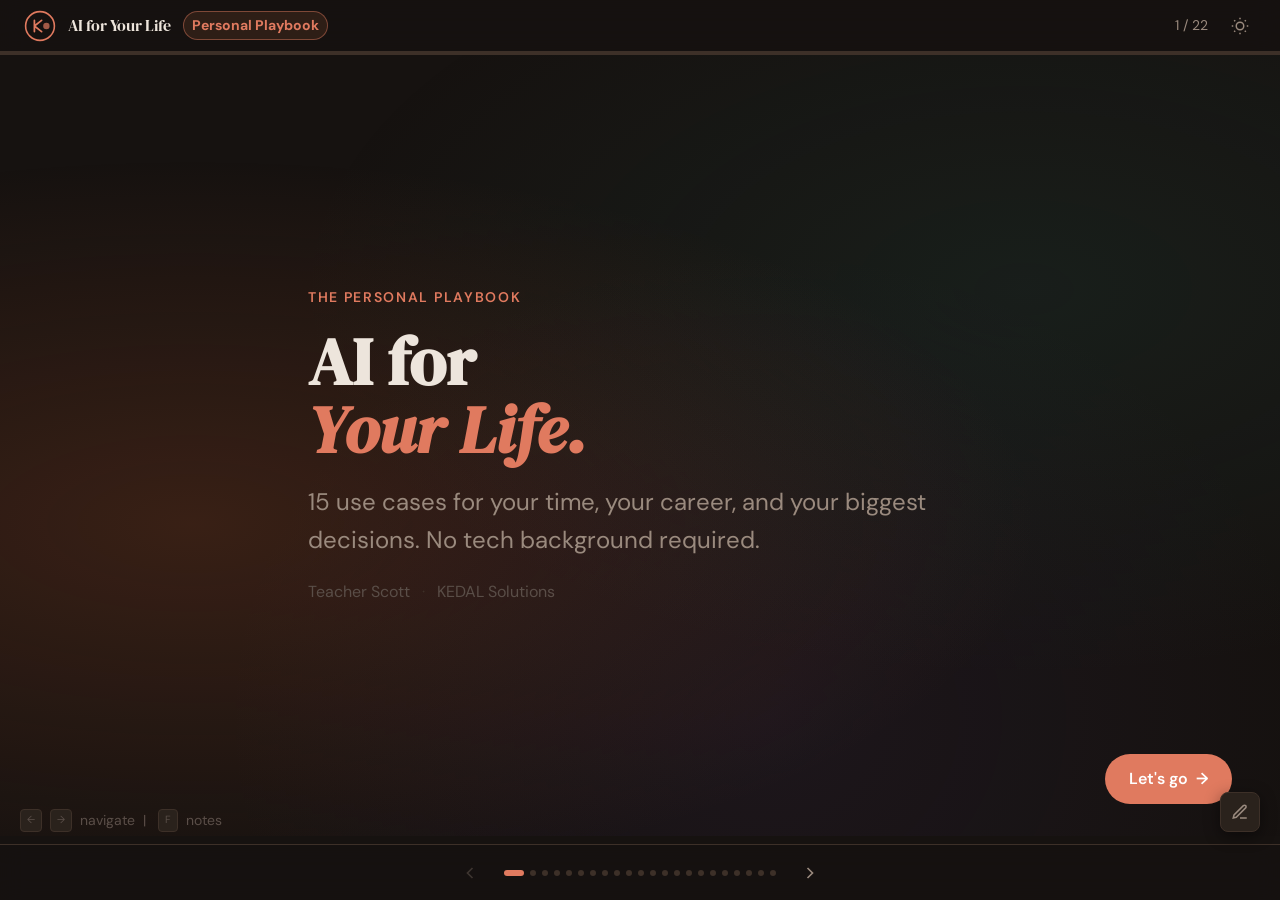
<file: modules/personal-playbook/interactive/index.html>
<!DOCTYPE html>
<html lang="en" data-theme="dark">
<head>
  <meta charset="UTF-8"/>
  <meta name="viewport" content="width=device-width,initial-scale=1.0"/>
  <title>AI for Your Life — The Personal Playbook</title>
  <link rel="preconnect" href="https://fonts.googleapis.com">
  <link rel="preconnect" href="https://fonts.gstatic.com" crossorigin>
  <link href="https://fonts.googleapis.com/css2?family=DM+Serif+Display:ital@0;1&family=DM+Sans:wght@300..700&display=swap" rel="stylesheet">
  <link rel="stylesheet" href="style.css"/>
</head>
<body>

<nav class="nav">
  <div class="nav-left">
    <svg class="logo" viewBox="0 0 40 40" fill="none" aria-label="KEDAL Solutions">
      <circle cx="20" cy="20" r="18" stroke="currentColor" stroke-width="2"/>
      <path d="M13 13 L13 27 M13 20 L22 13 M13 20 L22 27" stroke="currentColor" stroke-width="2.2" stroke-linecap="round" stroke-linejoin="round"/>
      <circle cx="28" cy="20" r="4" fill="currentColor" opacity="0.7"/>
    </svg>
    <span class="nav-title">AI for Your Life</span>
    <span class="nav-playbook-badge">Personal Playbook</span>
  </div>
  <div class="nav-right">
    <span class="slide-counter" id="slideCounter">1 / 22</span>
    <button class="theme-btn" data-theme-toggle aria-label="Switch theme">
      <svg width="18" height="18" viewBox="0 0 24 24" fill="none" stroke="currentColor" stroke-width="2"><path d="M21 12.79A9 9 0 1 1 11.21 3 7 7 0 0 0 21 12.79z"/></svg>
    </button>
  </div>
</nav>

<div class="progress-track"><div class="progress-fill" id="progressFill"></div></div>

<main class="deck" id="deck">

  <!-- SLIDE 1: COVER -->
  <section class="slide slide-cover active" data-slide="1">
    <div class="cover-bg"></div>
    <div class="cover-content">
      <p class="cover-eyebrow">The Personal Playbook</p>
      <h1 class="cover-title">AI for<br><em>Your Life.</em></h1>
      <p class="cover-sub">15 use cases for your time, your career, and your biggest decisions. No tech background required.</p>
      <div class="cover-meta"><span>Teacher Scott</span><span class="dot">·</span><span>KEDAL Solutions</span></div>
    </div>
    <div class="cover-nav"><button class="btn-next" onclick="nextSlide()">Let's go <span>→</span></button></div>
  </section>

  <!-- SLIDE 2: ONE TOOL -->
  <section class="slide" data-slide="2">
    <div class="slide-inner">
      <p class="eyebrow">The big idea</p>
      <h2>One tool. Every part of your life.</h2>
      <p class="slide-lead">AI isn't just for work. It's for the 2–4 hours a day you spend writing, researching, and organizing — at home, at work, and everywhere in between.</p>
      <div class="life-areas">
        <div class="la-card la-time">
          <div class="la-icon">⏰</div>
          <h4>Your Time</h4>
          <p>Weekly planning, email, research, hard conversations, long documents</p>
          <div class="la-tag">Part 1</div>
        </div>
        <div class="la-card la-career">
          <div class="la-icon">🚀</div>
          <h4>Your Career</h4>
          <p>Resume, interviews, negotiation, personal brand, learning anything faster</p>
          <div class="la-tag">Part 2</div>
        </div>
        <div class="la-card la-life">
          <div class="la-icon">🏠</div>
          <h4>Your Life</h4>
          <p>Legal documents, health research, home buying, finances, family</p>
          <div class="la-tag">Part 3</div>
        </div>
      </div>
      <div class="big-idea-box">
        <p>Most people spend 2–4 hours a day on tasks that are mostly writing, researching, or organizing information. <strong>Almost none of that requires your unique judgment.</strong> AI handles the production so your brain can handle the thinking.</p>
      </div>
    </div>
  </section>

  <!-- SLIDE 3: THREE GUARDRAILS -->
  <section class="slide" data-slide="3">
    <div class="slide-inner">
      <p class="eyebrow">Before we start</p>
      <h2>Three things to know.</h2>
      <p class="slide-lead">This isn't magic. It's a very capable tool with a few rules that make it useful instead of frustrating.</p>
      <div class="guardrails">
        <div class="guardrail gr-1">
          <div class="gr-num">1</div>
          <div class="gr-body">
            <h4>AI drafts. You decide.</h4>
            <p>Especially for health, legal, and financial matters — AI gives you a well-organized starting point. Your judgment, and when needed a professional, makes the final call. This is true for every tool in this playbook.</p>
          </div>
        </div>
        <div class="guardrail gr-2">
          <div class="gr-num">2</div>
          <div class="gr-body">
            <h4>Specific beats vague. Always.</h4>
            <p>The more context you give it, the better the output. "Write me an email" gets you something generic. "Write me an email to my landlord explaining that the heat has been broken for 3 weeks and I need a repair date in writing" gets you something you can actually send.</p>
          </div>
        </div>
        <div class="guardrail gr-3">
          <div class="gr-num">3</div>
          <div class="gr-body">
            <h4>Verify anything important.</h4>
            <p>Numbers, dates, medical specifics, legal requirements — double-check them. AI is extremely good at structure, tone, and reasoning. It occasionally makes up facts. For anything high-stakes, confirm the specifics before you act on them.</p>
          </div>
        </div>
      </div>
    </div>
  </section>

  <!-- SLIDE 4: PART 1 DIVIDER -->
  <section class="slide slide-divider divider-time" data-slide="4">
    <div class="divider-content">
      <div class="div-icon-large">⏰</div>
      <div>
        <p class="div-eyebrow">Part 1</p>
        <h2 class="div-title">Your Time</h2>
        <p class="div-sub">Five ways to get back hours every week — starting today.</p>
      </div>
    </div>
  </section>

  <!-- SLIDE 5: WEEKLY BRAIN DUMP -->
  <section class="slide" data-slide="5">
    <div class="slide-inner">
      <div class="uc-header uc-time">
        <span class="uc-num">P · 01</span>
        <div><p class="eyebrow">Your Time</p><h2>The Weekly Brain Dump</h2></div>
      </div>
      <div class="uc-pain"><span class="pain-label">Sound familiar?</span> Sunday anxiety — the week ahead feels unmanageable. Tasks are scattered across your head, your phone, three apps, and a sticky note.</div>
      <div class="two-col">
        <div>
          <h3 class="section-h3">The prompt</h3>
          <div class="prompt-box">"Here's everything on my plate this week — it's messy, but here's the brain dump: [paste everything]. Help me turn this into a structured weekly plan. Group tasks by type: urgent, important-not-urgent, and delegatable. Suggest which days to tackle which clusters. Flag anything that's likely to take longer than I think. Give me one clear 'start here' task for Monday morning."</div>
        </div>
        <div>
          <h3 class="section-h3">What happens</h3>
          <ul class="output-list">
            <li>Your chaos becomes a structured week plan</li>
            <li>Priorities are surfaced, not buried</li>
            <li>Monday has a clear starting point</li>
          </ul>
          <div class="time-save">
            <span class="ts-before">Before: Sunday anxiety, scattered lists</span>
            <span class="ts-arrow">→</span>
            <span class="ts-after">After: 3-minute plan, clear week</span>
          </div>
          <div class="uc-insight mt">
            <span class="insight-label">Try this now:</span>
            Open any AI tool and paste everything on your mind right now. You don't need to clean it up first. The mess is the input.
          </div>
        </div>
      </div>
    </div>
  </section>

  <!-- SLIDE 6: EMAIL -->
  <section class="slide" data-slide="6">
    <div class="slide-inner">
      <div class="uc-header uc-time">
        <span class="uc-num">P · 02</span>
        <div><p class="eyebrow">Your Time</p><h2>Email That Writes Itself</h2></div>
      </div>
      <div class="uc-pain"><span class="pain-label">Sound familiar?</span> Staring at a blank reply for 20 minutes. The email isn't complicated — but the tone, the phrasing, the "how do I say this without it coming out wrong" drains more energy than the task deserves.</div>
      <div class="two-col">
        <div>
          <h3 class="section-h3">The prompt</h3>
          <div class="prompt-box">"Write an email for me. Context: [explain the situation]. Recipient: [who they are and your relationship]. What I need to say: [key points]. Tone: [polite but firm / warm and personal / professional but friendly]. Keep it concise — I hate long emails."</div>
          <div class="prompt-followup mt">
            <span class="fu-label">Then try:</span>
            "Make it shorter" · "Make it warmer" · "Add that I'm available by phone"
          </div>
        </div>
        <div>
          <h3 class="section-h3">Works for</h3>
          <ul class="output-list">
            <li>Difficult replies to a landlord, employer, or contractor</li>
            <li>Thank-you notes that actually sound genuine</li>
            <li>Saying no without damaging a relationship</li>
            <li>Following up without sounding desperate</li>
            <li>Cold outreach that doesn't read as spam</li>
          </ul>
          <div class="time-save">
            <span class="ts-before">Before: 15–20 min of staring and rewrites</span>
            <span class="ts-arrow">→</span>
            <span class="ts-after">After: Draft in 30 sec, sent in 3 min</span>
          </div>
        </div>
      </div>
    </div>
  </section>

  <!-- SLIDE 7: RESEARCH -->
  <section class="slide" data-slide="7">
    <div class="slide-inner">
      <div class="uc-header uc-time">
        <span class="uc-num">P · 03</span>
        <div><p class="eyebrow">Your Time</p><h2>Research Without the Rabbit Hole</h2></div>
      </div>
      <div class="uc-pain"><span class="pain-label">Sound familiar?</span> You need to research something — a symptom, a neighborhood, a car repair, a new appliance. 90 minutes later you're 15 tabs deep and more confused than when you started.</div>
      <div class="two-col">
        <div>
          <h3 class="section-h3">The prompt</h3>
          <div class="prompt-box">"I need to research [topic]. My specific question is: [what you actually want to know]. Give me: (1) the key facts I need to understand this topic, (2) the 2–3 things most people get wrong or miss, (3) what I should do or decide next based on this. Keep it practical, not encyclopedic."</div>
          <div class="tool-callout mt">
            <span class="tc-label">Best tool:</span>
            <span class="tc-tool">Perplexity</span>
            <span class="tc-why">— gives you sources you can actually check</span>
          </div>
        </div>
        <div>
          <h3 class="section-h3">What you get</h3>
          <ul class="output-list">
            <li>Your actual question answered — not 47 search results</li>
            <li>The things you didn't know to ask about</li>
            <li>A clear next step, not more reading</li>
          </ul>
          <div class="uc-insight mt">
            <span class="insight-label">The shift:</span>
            You stop being a researcher and start being a decision-maker. AI does the synthesis; you do the judgment.
          </div>
        </div>
      </div>
    </div>
  </section>

  <!-- SLIDE 8: HARD CONVERSATION -->
  <section class="slide" data-slide="8">
    <div class="slide-inner">
      <div class="uc-header uc-time">
        <span class="uc-num">P · 04</span>
        <div><p class="eyebrow">Your Time</p><h2>Prepare for the Hard Conversation</h2></div>
      </div>
      <div class="uc-pain"><span class="pain-label">Sound familiar?</span> You have a conversation you've been dreading — asking for a raise, talking to a difficult family member, confronting a friend. You spend days anxious about it instead of ready for it.</div>
      <div class="two-col">
        <div>
          <h3 class="section-h3">The prompt</h3>
          <div class="prompt-box">"I have a difficult conversation coming up. The situation: [explain]. The person: [who they are, your relationship, their likely reaction]. What I want to accomplish: [your goal]. Help me: (1) draft what I want to open with, (2) anticipate the 3 most likely pushback responses and how I'd answer each, (3) identify the one thing I should avoid saying. Then offer to role-play the conversation with me."</div>
        </div>
        <div>
          <h3 class="section-h3">What you get</h3>
          <div class="insight-card">
            <p>You walk into the conversation <strong>prepared, not just worried.</strong> You've already heard the hardest pushback responses — in a safe space — so nothing in the real conversation surprises you.</p>
          </div>
          <ul class="output-list mt">
            <li>Opening line you've already practiced</li>
            <li>Responses to the 3 things you're most afraid they'll say</li>
            <li>A clear goal you can hold onto if it gets emotional</li>
          </ul>
        </div>
      </div>
    </div>
  </section>

  <!-- SLIDE 9: SUMMARIZE ANYTHING -->
  <section class="slide" data-slide="9">
    <div class="slide-inner">
      <div class="uc-header uc-time">
        <span class="uc-num">P · 05</span>
        <div><p class="eyebrow">Your Time</p><h2>Summarize Anything</h2></div>
      </div>
      <div class="uc-pain"><span class="pain-label">Sound familiar?</span> Long email threads, terms and conditions, insurance documents, articles you were supposed to read — things you technically need to understand but don't have time to read carefully.</div>
      <div class="two-col">
        <div>
          <h3 class="section-h3">The prompt</h3>
          <div class="prompt-box">"Summarize this for me. I want: (1) the key points in plain language, (2) anything that requires my attention or a decision from me, (3) any red flags or anything that seems unusual. [Paste the document, article, or thread]"</div>
        </div>
        <div>
          <h3 class="section-h3">Works for</h3>
          <ul class="output-list">
            <li>Long email threads — "what do I actually need to respond to?"</li>
            <li>Terms &amp; conditions before signing anything</li>
            <li>News articles, academic papers, research</li>
            <li>Meeting notes or transcripts</li>
            <li>Insurance policies and financial documents</li>
          </ul>
          <div class="time-save mt">
            <span class="ts-before">Before: 20-min careful read</span>
            <span class="ts-arrow">→</span>
            <span class="ts-after">After: 45-second summary + action items</span>
          </div>
        </div>
      </div>
    </div>
  </section>

  <!-- SLIDE 10: PART 2 DIVIDER -->
  <section class="slide slide-divider divider-career" data-slide="10">
    <div class="divider-content">
      <div class="div-icon-large">🚀</div>
      <div>
        <p class="div-eyebrow">Part 2</p>
        <h2 class="div-title">Your Career</h2>
        <p class="div-sub">Your career is a product. AI helps you market it, develop it, and navigate it — strategically.</p>
      </div>
    </div>
  </section>

  <!-- SLIDE 11: RESUME -->
  <section class="slide" data-slide="11">
    <div class="slide-inner">
      <div class="uc-header uc-career">
        <span class="uc-num uc-num-career">C · 01</span>
        <div><p class="eyebrow">Your Career</p><h2>Resume That Gets Read</h2></div>
      </div>
      <div class="uc-pain"><span class="pain-label">The problem:</span> Your resume is fine. But "fine" doesn't get callbacks. It needs to speak the exact language of each job posting — and most people send the same resume everywhere.</div>
      <div class="two-col">
        <div>
          <h3 class="section-h3">The prompt</h3>
          <div class="prompt-box">"Here is my current resume: [paste]. Here is the job description I'm applying for: [paste JD]. Rewrite my resume to: (1) match the language and keywords in this job description, (2) quantify my accomplishments — ask me for numbers if you need them, (3) lead with my strongest relevant experience for this specific role. One page if possible."</div>
        </div>
        <div>
          <h3 class="section-h3">What changes</h3>
          <ul class="output-list">
            <li>Keywords match what the ATS system is scanning for</li>
            <li>Your experience is framed for this specific role</li>
            <li>Accomplishments are quantified — not just described</li>
          </ul>
          <div class="time-save mt">
            <span class="ts-before">Before: 2–3 hrs tailoring per application</span>
            <span class="ts-arrow">→</span>
            <span class="ts-after">After: 10 min, tailored every time</span>
          </div>
          <div class="uc-insight mt">
            <span class="insight-label">The math:</span>
            Tailored resumes get 40% more callbacks than generic ones. Most people don't tailor because it takes too long. Now it doesn't.
          </div>
        </div>
      </div>
    </div>
  </section>

  <!-- SLIDE 12: INTERVIEW PREP -->
  <section class="slide" data-slide="12">
    <div class="slide-inner">
      <div class="uc-header uc-career">
        <span class="uc-num uc-num-career">C · 02</span>
        <div><p class="eyebrow">Your Career</p><h2>Interview Prep That Actually Works</h2></div>
      </div>
      <div class="uc-pain"><span class="pain-label">The problem:</span> "Tell me about yourself" — and you freeze, ramble, or answer the question they asked instead of the one they meant.</div>
      <div class="two-col">
        <div>
          <h3 class="section-h3">The prompt</h3>
          <div class="prompt-box">"I have an interview for [role] at [type of company]. My background is [brief summary]. Help me: (1) craft a 90-second 'tell me about yourself' tailored to this role, (2) generate the 8 most likely interview questions for this type of role, (3) help me build a STAR-format answer for 3 behavioral questions using my actual experience. Then offer to conduct a mock interview with me."</div>
        </div>
        <div>
          <h3 class="section-h3">The mock interview</h3>
          <div class="insight-card">
            <p>After you build your answers, tell the AI: <em>"Now interview me. Ask me your questions one at a time and give me feedback on each answer."</em></p>
            <p>You'll do the actual interview having already practiced the hardest questions — with feedback — in a space where it didn't count.</p>
          </div>
          <div class="tool-tease mt">
            <span class="tease-label">Tools:</span>
            <span class="tool-tag">ChatGPT GPT-4o</span>
            <span class="tool-tag">Claude</span>
          </div>
        </div>
      </div>
    </div>
  </section>

  <!-- SLIDE 13: NEGOTIATION -->
  <section class="slide" data-slide="13">
    <div class="slide-inner">
      <div class="uc-header uc-career">
        <span class="uc-num uc-num-career">C · 03</span>
        <div><p class="eyebrow">Your Career</p><h2>Negotiate What You're Worth</h2></div>
      </div>
      <div class="uc-pain"><span class="pain-label">The problem:</span> Most people don't negotiate. Or they do it without data, without a script, and fold the moment there's any pushback.</div>
      <div class="two-col">
        <div>
          <h3 class="section-h3">The prompt</h3>
          <div class="prompt-box">"I'm preparing to negotiate my salary for [role] in [city]. Current offer: [amount]. My experience: [X years, key skills]. Research: (1) market range for this role in this area, (2) factors that justify the high end. Then write: (3) the exact counter email or script I'll use, (4) my response if they say the offer is firm."</div>
          <div class="tool-callout mt">
            <span class="tc-label">Start with:</span>
            <span class="tc-tool">Perplexity</span>
            <span class="tc-why">— for current market salary data with sources</span>
          </div>
        </div>
        <div>
          <h3 class="section-h3">The numbers</h3>
          <div class="stat-cards">
            <div class="stat-card">
              <div class="stat-num">85%</div>
              <p>of employers have room to negotiate beyond their first offer</p>
            </div>
            <div class="stat-card">
              <div class="stat-num">5–15%</div>
              <p>typical salary increase from negotiating — on the same job</p>
            </div>
            <div class="stat-card">
              <div class="stat-num">~60%</div>
              <p>of people never negotiate at all — usually because they don't know how</p>
            </div>
          </div>
        </div>
      </div>
    </div>
  </section>

  <!-- SLIDE 14: PERSONAL BRAND -->
  <section class="slide" data-slide="14">
    <div class="slide-inner">
      <div class="uc-header uc-career">
        <span class="uc-num uc-num-career">C · 04</span>
        <div><p class="eyebrow">Your Career</p><h2>Build Your Personal Brand</h2></div>
      </div>
      <div class="uc-pain"><span class="pain-label">The problem:</span> You know you should be more visible professionally — LinkedIn, a clear bio, a point of view — but writing about yourself feels awkward and everything you draft sounds either generic or braggy.</div>
      <div class="two-col">
        <div>
          <h3 class="section-h3">The prompt</h3>
          <div class="prompt-box">"Help me build my professional brand. Who I am: [role, industry, experience]. What I'm most passionate about professionally: [interests/values]. What I want to be known for: [your goal]. Give me: (1) a LinkedIn headline + summary, (2) 3 LinkedIn post ideas with different angles on topics I care about, (3) a 3-sentence professional bio I can use anywhere."</div>
        </div>
        <div>
          <h3 class="section-h3">What this unlocks</h3>
          <ul class="output-list">
            <li>A LinkedIn profile that actually reflects who you are now</li>
            <li>Content ideas you can post consistently — not blank page panic</li>
            <li>A bio that opens doors in introductions, proposals, and pitches</li>
          </ul>
          <div class="uc-insight mt">
            <span class="insight-label">Key note:</span>
            Tell AI your actual voice — "I'm direct and a little sarcastic" or "I'm warm and care deeply about community." The output will sound like you, not like a LinkedIn template.
          </div>
        </div>
      </div>
    </div>
  </section>

  <!-- SLIDE 15: LEARN ANYTHING -->
  <section class="slide" data-slide="15">
    <div class="slide-inner">
      <div class="uc-header uc-career">
        <span class="uc-num uc-num-career">C · 05</span>
        <div><p class="eyebrow">Your Career</p><h2>Learn Anything Faster</h2></div>
      </div>
      <div class="uc-pain"><span class="pain-label">The problem:</span> You want to learn something new — a skill, a software, a subject — but formal courses are too slow, too expensive, or not quite right for what you actually need.</div>
      <div class="two-col">
        <div>
          <h3 class="section-h3">The prompt</h3>
          <div class="prompt-box">"I want to learn [topic/skill]. My current level: [beginner / basics / intermediate]. My goal: [what you want to be able to do]. Time available: [X hrs/week]. Design a learning plan: what to learn first, in what order, what resources to use, and how to practice. Then teach me the first concept right now."</div>
        </div>
        <div>
          <h3 class="section-h3">AI as your tutor</h3>
          <div class="insight-card">
            <p>You have a personal tutor available 24/7 that explains things at your exact level, in your preferred style, with as many examples and practice questions as you need.</p>
            <p>Unlike a course, it <strong>answers your specific questions</strong> — not the questions the curriculum assumes you have.</p>
          </div>
          <div class="uc-insight mt">
            <span class="insight-label">The habit:</span>
            After any lesson, ask: "Give me 3 practice questions on what we just covered." That's the difference between passive learning and retention.
          </div>
        </div>
      </div>
    </div>
  </section>

  <!-- SLIDE 16: PART 3 DIVIDER -->
  <section class="slide slide-divider divider-life" data-slide="16">
    <div class="divider-content">
      <div class="div-icon-large">🏠</div>
      <div>
        <p class="div-eyebrow">Part 3</p>
        <h2 class="div-title">Your Life</h2>
        <p class="div-sub">The biggest decisions most people navigate with the least support. AI changes that.</p>
      </div>
    </div>
  </section>

  <!-- SLIDE 17: LEGAL DOCS -->
  <section class="slide" data-slide="17">
    <div class="slide-inner">
      <div class="uc-header uc-life">
        <span class="uc-num uc-num-life">L · 01</span>
        <div><p class="eyebrow">Your Life</p><h2>Understand Any Legal Document</h2></div>
      </div>
      <div class="uc-pain"><span class="pain-label">The problem:</span> Lease agreements, contracts, terms and conditions, insurance policies — documents you're supposed to read, don't have time to fully understand, and sign anyway.</div>
      <div class="two-col">
        <div>
          <h3 class="section-h3">The prompt</h3>
          <div class="prompt-box">"Explain this document to me in plain language. I need to know: (1) what I'm agreeing to in simple terms, (2) any obligations that could cost me money, time, or rights, (3) anything that seems unusual for a standard [lease / contract / policy], (4) the 3 most important things to know before I sign. [Paste document]"</div>
        </div>
        <div>
          <h3 class="section-h3">Important</h3>
          <div class="guardrail-note">
            <div class="gn-icon">⚖️</div>
            <div>
              <p><strong>AI gives you a plain-language summary — not legal advice.</strong> If something looks risky or the stakes are high, talk to a lawyer. But you'll walk into that conversation knowing exactly what to ask — which saves attorney time and your money.</p>
            </div>
          </div>
          <ul class="output-list mt">
            <li>Lease renewal terms decoded before you sign</li>
            <li>Employment contract clauses flagged</li>
            <li>App terms you actually need to know about</li>
            <li>Insurance policy exclusions surfaced</li>
          </ul>
        </div>
      </div>
    </div>
  </section>

  <!-- SLIDE 18: HEALTH RESEARCH -->
  <section class="slide" data-slide="18">
    <div class="slide-inner">
      <div class="uc-header uc-life">
        <span class="uc-num uc-num-life">L · 02</span>
        <div><p class="eyebrow">Your Life</p><h2>Health Research You Can Actually Use</h2></div>
      </div>
      <div class="uc-pain"><span class="pain-label">The problem:</span> You leave a doctor's appointment with more questions than when you arrived. Or you go online and scare yourself with worst-case scenarios that may not even apply to your situation.</div>
      <div class="two-col">
        <div>
          <h3 class="section-h3">The prompt</h3>
          <div class="prompt-box">"Help me understand [diagnosis / medication / test result / procedure]. Explain: (1) what this means in plain language, (2) the most common treatment approaches and what the evidence says, (3) questions I should ask my doctor at my next appointment, (4) things I should watch for or tell my doctor right away. Clear language — I'm not a medical professional."</div>
        </div>
        <div>
          <h3 class="section-h3">The real value</h3>
          <div class="guardrail-note">
            <div class="gn-icon">🩺</div>
            <div><p><strong>AI doesn't replace your doctor.</strong> It helps you have a better conversation with them. You walk in informed, with specific questions, and you understand the answers instead of nodding along.</p></div>
          </div>
          <div class="uc-insight mt">
            <span class="insight-label">Before every appointment:</span>
            "I have an appointment with my doctor about [issue]. What questions should I ask to make sure I understand my situation and my options fully?"
          </div>
        </div>
      </div>
    </div>
  </section>

  <!-- SLIDE 19: HOME -->
  <section class="slide" data-slide="19">
    <div class="slide-inner">
      <div class="uc-header uc-life">
        <span class="uc-num uc-num-life">L · 03</span>
        <div><p class="eyebrow">Your Life</p><h2>Navigate Home Buying &amp; Renting</h2></div>
      </div>
      <div class="uc-pain"><span class="pain-label">The problem:</span> Buying or renting a home involves more unfamiliar terms, hidden costs, and potential mistakes than almost any other transaction in adult life. Most people figure it out by making expensive errors.</div>
      <div class="two-col">
        <div>
          <h3 class="section-h3">The prompt</h3>
          <div class="prompt-box">"I'm [buying / renting] a home and I have questions about [the inspection process / what's in my lease / what closing costs I can negotiate / what to ask the landlord]. Give me: (1) a plain-language explanation of how this works, (2) the 5 things most people miss or get wrong, (3) specific questions to ask [the realtor / landlord / inspector / lender] before moving forward."</div>
        </div>
        <div>
          <h3 class="section-h3">Use throughout the process</h3>
          <ul class="output-list">
            <li>"Explain what an earnest money deposit is and when I could lose it"</li>
            <li>"What are red flags in a home inspection report I shouldn't ignore?"</li>
            <li>"Which closing costs are negotiable and how do I ask?"</li>
            <li>"What should I look for in a lease renewal that benefits the landlord?"</li>
            <li>"Explain the difference between pre-qualification and pre-approval"</li>
          </ul>
        </div>
      </div>
    </div>
  </section>

  <!-- SLIDE 20: PERSONAL FINANCE -->
  <section class="slide" data-slide="20">
    <div class="slide-inner">
      <div class="uc-header uc-life">
        <span class="uc-num uc-num-life">L · 04</span>
        <div><p class="eyebrow">Your Life</p><h2>Personal Finance — Understand and Plan</h2></div>
      </div>
      <div class="uc-pain"><span class="pain-label">The problem:</span> Financial planning feels overwhelming, professional advice is expensive, and most people avoid it until something goes wrong.</div>
      <div class="two-col">
        <div>
          <h3 class="section-h3">The prompt</h3>
          <div class="prompt-box">"Help me think through my personal finances. My situation: [income range, main expenses, any debt, savings goal]. I want to understand: (1) how to prioritize between [paying down debt / emergency fund / retirement / a specific goal], (2) what I should know about [401k / Roth IRA / credit score / insurance], (3) a practical action plan for the next 30 days that doesn't require a financial advisor."</div>
        </div>
        <div>
          <h3 class="section-h3">What AI does here</h3>
          <div class="guardrail-note">
            <div class="gn-icon">💰</div>
            <div><p><strong>AI gives you a framework. A certified financial planner gives you personalized advice.</strong> AI makes that planner conversation more productive — and you'll know when you actually need one versus when you can act on your own.</p></div>
          </div>
          <div class="uc-insight mt">
            <span class="insight-label">Start here:</span>
            "Explain the difference between a Roth IRA and a traditional IRA in plain language, and tell me which situations make each one better."
          </div>
        </div>
      </div>
    </div>
  </section>

  <!-- SLIDE 21: FAMILY -->
  <section class="slide" data-slide="21">
    <div class="slide-inner">
      <div class="uc-header uc-life">
        <span class="uc-num uc-num-life">L · 05</span>
        <div><p class="eyebrow">Your Life</p><h2>Family &amp; Hard Conversations</h2></div>
      </div>
      <div class="uc-pain"><span class="pain-label">The problem:</span> Parenting, caregiving, and family relationships throw questions at you constantly — how to talk to a child about something hard, how to navigate a conflict, how to handle a situation you've never faced before.</div>
      <div class="two-col">
        <div>
          <h3 class="section-h3">The prompt</h3>
          <div class="prompt-box">"I need help navigating a family situation. [Describe: who's involved, what happened, what you're trying to accomplish]. Help me: (1) understand this from the other person's perspective — what might they be feeling or experiencing, (2) figure out the right approach for this situation, (3) give me specific language I can use — how to start, what to say if it goes sideways. Tone: practical and warm, not clinical."</div>
        </div>
        <div>
          <h3 class="section-h3">Real examples</h3>
          <ul class="output-list">
            <li>"How do I talk to my 10-year-old about [difficult topic] in language they can actually understand?"</li>
            <li>"Help me set a limit with a family member without it turning into a fight"</li>
            <li>"I'm helping care for an aging parent — what questions should I be asking their doctor?"</li>
            <li>"Help me write a message to [person] that addresses what happened without making it worse"</li>
          </ul>
        </div>
      </div>
    </div>
  </section>

  <!-- SLIDE 22: CLOSE -->
  <section class="slide slide-close-personal" data-slide="22">
    <div class="slide-inner centered">
      <p class="eyebrow">Your Personal Toolkit</p>
      <h2>What are you starting with?</h2>
      <p class="slide-lead">You've seen 15 use cases. Pick one. Start today.</p>
      <div class="toolkit-grid">
        <div class="tk-card tk-time">
          <div class="tk-icon">⏰</div>
          <h4>Your Time</h4>
          <p>Which task steals the most time from your week right now?</p>
        </div>
        <div class="tk-card tk-career">
          <div class="tk-icon">🚀</div>
          <h4>Your Career</h4>
          <p>What career move have you been putting off because it felt like too much work?</p>
        </div>
        <div class="tk-card tk-life">
          <div class="tk-icon">🏠</div>
          <h4>Your Life</h4>
          <p>What decision or document have you been avoiding because you didn't know where to start?</p>
        </div>
      </div>
      <div class="close-start-prompt">
        <span class="csp-label">One prompt to start anywhere:</span>
        "I want to use AI to help me with [describe your situation]. I'm not sure exactly what to ask — can you help me figure out the right prompt for what I need?"
      </div>
      <div class="close-tagline">
        <p>The best AI tool is the one you actually use. <strong>Start with one thing. Build from there.</strong></p>
      </div>
    </div>
  </section>

</main>

<div class="controls">
  <button class="ctrl-btn" id="prevBtn" onclick="prevSlide()">
    <svg width="20" height="20" viewBox="0 0 24 24" fill="none" stroke="currentColor" stroke-width="2"><path d="M15 18l-6-6 6-6"/></svg>
  </button>
  <div class="dot-nav" id="dotNav"></div>
  <button class="ctrl-btn" id="nextBtn" onclick="nextSlide()">
    <svg width="20" height="20" viewBox="0 0 24 24" fill="none" stroke="currentColor" stroke-width="2"><path d="M9 18l6-6-6-6"/></svg>
  </button>
</div>

<button class="fac-toggle" onclick="toggleFacPanel()">
  <svg width="18" height="18" viewBox="0 0 24 24" fill="none" stroke="currentColor" stroke-width="2"><path d="M12 20h9M16.5 3.5a2.121 2.121 0 013 3L7 19l-4 1 1-4L16.5 3.5z"/></svg>
</button>
<div class="fac-panel" id="facPanel">
  <div class="fac-panel-header">
    <h3>Facilitator Notes</h3>
    <button onclick="toggleFacPanel()">✕</button>
  </div>
  <div class="fac-panel-body" id="facPanelBody"></div>
</div>
<div class="kbd-hint"><span class="kbd">←</span><span class="kbd">→</span> navigate &nbsp;|&nbsp; <span class="kbd">F</span> notes</div>

<script src="app.js"></script>
</body>
</html>
</file>
<file: modules/module-1-the-rules-changed/interactive/style.css>
/* ===================================
   DESIGN TOKENS
=================================== */
:root {
  --text-xs:   clamp(0.75rem,  0.7rem  + 0.25vw, 0.875rem);
  --text-sm:   clamp(0.875rem, 0.8rem  + 0.35vw, 1rem);
  --text-base: clamp(1rem,     0.95rem + 0.25vw, 1.125rem);
  --text-lg:   clamp(1.125rem, 1rem    + 0.75vw, 1.5rem);
  --text-xl:   clamp(1.5rem,   1.2rem  + 1.25vw, 2.25rem);
  --text-2xl:  clamp(2rem,     1.2rem  + 2.5vw,  3.5rem);
  --text-3xl:  clamp(2.5rem,   1rem    + 4vw,    5rem);

  --space-1: 0.25rem; --space-2: 0.5rem; --space-3: 0.75rem;
  --space-4: 1rem; --space-5: 1.25rem; --space-6: 1.5rem;
  --space-8: 2rem; --space-10: 2.5rem; --space-12: 3rem;
  --space-16: 4rem; --space-20: 5rem;

  --radius-sm: 0.375rem; --radius-md: 0.5rem;
  --radius-lg: 0.75rem; --radius-xl: 1rem;
  --transition: 200ms cubic-bezier(0.16, 1, 0.3, 1);

  --font-display: 'DM Serif Display', Georgia, serif;
  --font-body: 'DM Sans', 'Helvetica Neue', sans-serif;
}

/* Light mode */
:root, [data-theme="light"] {
  --color-bg:       #f5f3ef;
  --color-surface:  #f9f8f5;
  --color-surface-2: #ffffff;
  --color-border:   #dcd9d4;
  --color-text:     #1a1814;
  --color-text-muted: #6b6a66;
  --color-text-faint: #b0afa9;
  --color-primary:  #005f65;
  --color-primary-light: #cfe3e4;
  --color-accent:   #1a5276;
  --color-warn:     #8a3b1a;
  --color-warn-bg:  #f5e6de;
  --color-ok:       #2d6a1e;
  --color-ok-bg:    #dff0d7;
  --shadow-sm: 0 1px 3px rgba(26,24,20,0.08);
  --shadow-md: 0 4px 16px rgba(26,24,20,0.10);
  --shadow-lg: 0 12px 40px rgba(26,24,20,0.14);
  --nav-bg: rgba(245,243,239,0.92);
}

/* Dark mode */
[data-theme="dark"] {
  --color-bg:       #141210;
  --color-surface:  #1c1a17;
  --color-surface-2: #232018;
  --color-border:   #35322c;
  --color-text:     #e8e5df;
  --color-text-muted: #8a8880;
  --color-text-faint: #5a5855;
  --color-primary:  #4a9ba6;
  --color-primary-light: #213535;
  --color-accent:   #6baed6;
  --color-warn:     #c47040;
  --color-warn-bg:  #2a1f15;
  --color-ok:       #5aaa3a;
  --color-ok-bg:    #1a2b14;
  --shadow-sm: 0 1px 3px rgba(0,0,0,0.3);
  --shadow-md: 0 4px 16px rgba(0,0,0,0.4);
  --shadow-lg: 0 12px 40px rgba(0,0,0,0.5);
  --nav-bg: rgba(20,18,16,0.94);
}

@media (prefers-color-scheme: dark) {
  :root:not([data-theme]) {
    --color-bg: #141210; --color-surface: #1c1a17; --color-surface-2: #232018;
    --color-border: #35322c; --color-text: #e8e5df; --color-text-muted: #8a8880;
    --color-text-faint: #5a5855; --color-primary: #4a9ba6; --color-primary-light: #213535;
    --color-accent: #6baed6; --color-warn: #c47040; --color-warn-bg: #2a1f15;
    --color-ok: #5aaa3a; --color-ok-bg: #1a2b14;
    --shadow-sm: 0 1px 3px rgba(0,0,0,0.3); --shadow-md: 0 4px 16px rgba(0,0,0,0.4);
    --shadow-lg: 0 12px 40px rgba(0,0,0,0.5); --nav-bg: rgba(20,18,16,0.94);
  }
}

/* ===================================
   BASE RESET
=================================== */
*, *::before, *::after { box-sizing: border-box; margin: 0; padding: 0; }
html { scroll-behavior: smooth; -webkit-font-smoothing: antialiased; }
body {
  font-family: var(--font-body);
  font-size: var(--text-base);
  color: var(--color-text);
  background: var(--color-bg);
  min-height: 100dvh;
  line-height: 1.6;
  overflow: hidden;
}
h1,h2,h3,h4,h5,h6 { font-family: var(--font-display); line-height: 1.2; text-wrap: balance; }
p, li { text-wrap: pretty; }
button { cursor: pointer; border: none; background: none; font: inherit; color: inherit; }
::selection { background: color-mix(in oklab, var(--color-primary), transparent 75%); }
:focus-visible { outline: 2px solid var(--color-primary); outline-offset: 3px; border-radius: var(--radius-sm); }

/* ===================================
   NAV
=================================== */
.nav {
  position: fixed; top: 0; left: 0; right: 0; z-index: 100;
  display: flex; align-items: center; justify-content: space-between;
  padding: var(--space-3) var(--space-6);
  background: var(--nav-bg);
  backdrop-filter: blur(12px);
  border-bottom: 1px solid var(--color-border);
  height: 52px;
}
.nav-left { display: flex; align-items: center; gap: var(--space-3); }
.logo { width: 32px; height: 32px; color: var(--color-primary); flex-shrink: 0; }
.nav-title {
  font-family: var(--font-display);
  font-size: var(--text-sm);
  color: var(--color-text);
  letter-spacing: 0.01em;
}
.nav-right { display: flex; align-items: center; gap: var(--space-4); }
.slide-counter { font-size: var(--text-xs); color: var(--color-text-muted); font-variant-numeric: tabular-nums; }
.theme-btn {
  width: 32px; height: 32px; display: flex; align-items: center; justify-content: center;
  border-radius: var(--radius-md); color: var(--color-text-muted);
  transition: color var(--transition), background var(--transition);
}
.theme-btn:hover { color: var(--color-text); background: var(--color-border); }

/* ===================================
   PROGRESS BAR
=================================== */
.progress-track {
  position: fixed; top: 52px; left: 0; right: 0; z-index: 99;
  height: 3px; background: var(--color-border);
}
.progress-fill {
  height: 100%; width: 0%;
  background: var(--color-primary);
  transition: width 400ms cubic-bezier(0.16, 1, 0.3, 1);
}

/* ===================================
   DECK & SLIDES
=================================== */
.deck {
  position: fixed;
  top: 55px; bottom: 64px; left: 0; right: 0;
  overflow: hidden;
}
.slide {
  position: absolute; inset: 0;
  display: flex; align-items: stretch; justify-content: center;
  opacity: 0; transform: translateX(60px);
  transition: opacity 380ms ease, transform 380ms cubic-bezier(0.16,1,0.3,1);
  pointer-events: none;
  overflow-y: auto;
}
.slide.active {
  opacity: 1; transform: translateX(0);
  pointer-events: all;
}
.slide.exit {
  opacity: 0; transform: translateX(-60px);
}

/* ===================================
   SLIDE INNER
=================================== */
.slide-inner {
  width: 100%; max-width: 1060px;
  padding: var(--space-8) var(--space-8) var(--space-6);
  display: flex; flex-direction: column; gap: var(--space-5);
  margin: auto;
}
.slide-inner.centered { align-items: center; text-align: center; }

/* ===================================
   TYPOGRAPHY HELPERS
=================================== */
.eyebrow {
  font-size: var(--text-xs); font-family: var(--font-body);
  font-weight: 600; letter-spacing: 0.12em; text-transform: uppercase;
  color: var(--color-primary);
}
h2 { font-size: var(--text-2xl); color: var(--color-text); }
h3 { font-size: var(--text-lg); }
h4 { font-size: var(--text-base); font-weight: 600; }
.slide-lead { font-size: var(--text-lg); color: var(--color-text-muted); max-width: 72ch; }
.slide-body { font-size: var(--text-base); color: var(--color-text-muted); max-width: 72ch; }
.slide-note {
  font-size: var(--text-sm); color: var(--color-text-muted);
  padding: var(--space-3) var(--space-4);
  background: var(--color-surface);
  border-radius: var(--radius-md);
  border: 1px solid var(--color-border);
}
.section-h3 {
  font-family: var(--font-body); font-size: var(--text-sm);
  font-weight: 600; text-transform: uppercase; letter-spacing: 0.08em;
  color: var(--color-text-muted); margin-bottom: var(--space-3);
}

/* ===================================
   COVER SLIDE
=================================== */
.slide-cover { overflow: hidden; }
.cover-bg {
  position: absolute; inset: 0;
  background: radial-gradient(ellipse at 30% 50%, color-mix(in oklab, var(--color-primary), transparent 82%) 0%, transparent 65%),
              radial-gradient(ellipse at 80% 80%, color-mix(in oklab, var(--color-accent), transparent 90%) 0%, transparent 55%);
}
.cover-content {
  position: relative; z-index: 1;
  display: flex; flex-direction: column; gap: var(--space-5);
  padding: var(--space-12) var(--space-12);
  justify-content: center; flex: 1;
  max-width: 800px; margin: auto;
}
.cover-eyebrow {
  font-size: var(--text-xs); font-weight: 600; letter-spacing: 0.12em;
  text-transform: uppercase; color: var(--color-primary);
}
.cover-title {
  font-size: var(--text-3xl); font-family: var(--font-display);
  line-height: 1.05; color: var(--color-text);
}
.cover-title em { font-style: italic; color: var(--color-primary); }
.cover-sub { font-size: var(--text-lg); color: var(--color-text-muted); max-width: 52ch; }
.cover-meta { display: flex; gap: var(--space-3); align-items: center; font-size: var(--text-sm); color: var(--color-text-faint); }
.dot { color: var(--color-border); }
.cover-nav {
  position: absolute; bottom: var(--space-8); right: var(--space-12); z-index: 2;
}
.btn-next {
  display: flex; align-items: center; gap: var(--space-2);
  padding: var(--space-3) var(--space-6);
  background: var(--color-primary); color: white;
  border-radius: var(--radius-full, 9999px);
  font-size: var(--text-sm); font-weight: 600;
  transition: background var(--transition), transform var(--transition);
}
.btn-next:hover { background: color-mix(in oklab, var(--color-primary), black 15%); transform: translateY(-1px); }

/* ===================================
   LAYOUT HELPERS
=================================== */
.two-col { display: grid; grid-template-columns: 1fr 1fr; gap: var(--space-6); }
.two-col.gap-lg { gap: var(--space-8); }
.three-col { display: grid; grid-template-columns: repeat(3, 1fr); gap: var(--space-4); }
.four-col { display: grid; grid-template-columns: repeat(4, 1fr); gap: var(--space-4); }

/* ===================================
   CARDS
=================================== */
.card {
  padding: var(--space-5); background: var(--color-surface);
  border: 1px solid var(--color-border);
  border-radius: var(--radius-lg); display: flex; flex-direction: column; gap: var(--space-2);
}
.card h4 { font-family: var(--font-body); font-size: var(--text-sm); font-weight: 700; }
.card p { font-size: var(--text-sm); color: var(--color-text-muted); }
.card-icon { font-size: 1.4rem; margin-bottom: var(--space-1); }
.card-warn { border-color: color-mix(in oklab, var(--color-warn), transparent 60%); background: var(--color-warn-bg); }
.card-opportunity { border-color: color-mix(in oklab, var(--color-primary), transparent 50%); background: var(--color-primary-light); }
.card-num { font-size: var(--text-xl); font-family: var(--font-display); color: var(--color-primary); opacity: 0.6; line-height: 1; }

/* ===================================
   AGENDA
=================================== */
.agenda-block {
  background: var(--color-surface); border: 1px solid var(--color-border);
  border-radius: var(--radius-lg); padding: var(--space-6);
  display: flex; flex-direction: column; gap: var(--space-3);
}
.agenda-num {
  font-size: var(--text-xl); font-family: var(--font-display);
  color: var(--color-primary); opacity: 0.5; line-height: 1;
}
.agenda-block h3 { font-size: var(--text-lg); }
.agenda-block p { font-size: var(--text-sm); color: var(--color-text-muted); }
.agenda-list { list-style: none; display: flex; flex-direction: column; gap: var(--space-1); padding: 0; }
.agenda-list li {
  font-size: var(--text-sm); color: var(--color-text-muted);
  padding-left: var(--space-4); position: relative;
}
.agenda-list li::before {
  content: '–'; position: absolute; left: 0;
  color: var(--color-primary);
}

/* ===================================
   DIAMOND ANALOGY
=================================== */
.diamond-frame {
  display: flex; align-items: center; gap: var(--space-8);
  padding: var(--space-8); background: var(--color-surface);
  border: 1px solid var(--color-border); border-radius: var(--radius-xl);
  width: 100%;
}
.diamond-left, .diamond-right { flex: 1; display: flex; flex-direction: column; align-items: center; gap: var(--space-2); }
.gem { font-size: 3.5rem; line-height: 1; }
.gem-label { font-weight: 700; font-size: var(--text-sm); }
.gem-desc { font-size: var(--text-xs); color: var(--color-text-muted); text-align: center; }
.diamond-arrow { font-size: var(--text-2xl); color: var(--color-text-faint); }

.pull-quote {
  font-family: var(--font-display); font-size: var(--text-lg);
  font-style: italic; color: var(--color-text);
  border-left: 3px solid var(--color-primary);
  padding-left: var(--space-5); text-align: left;
  max-width: 72ch;
}
.pull-quote-sm {
  font-family: var(--font-display); font-size: var(--text-base);
  font-style: italic; color: var(--color-text-muted);
  border-left: 3px solid var(--color-primary);
  padding-left: var(--space-4); text-align: left;
  max-width: 72ch;
}

/* ===================================
   EXAMPLE TABLES
=================================== */
.example-table { display: flex; flex-direction: column; gap: 2px; }
.table-header, .table-row {
  display: grid;
  grid-template-columns: 2fr 1.5fr 1.5fr 2.5fr;
  gap: var(--space-3);
  padding: var(--space-3) var(--space-4);
  border-radius: var(--radius-md);
  align-items: center;
}
.table-header {
  background: var(--color-surface-2);
  font-size: var(--text-xs); font-weight: 700;
  text-transform: uppercase; letter-spacing: 0.08em;
  color: var(--color-text-muted);
  border: 1px solid var(--color-border);
}
.table-row {
  background: var(--color-surface);
  font-size: var(--text-sm);
  border: 1px solid transparent;
  transition: border-color var(--transition), background var(--transition);
}
.table-row:hover { border-color: var(--color-border); background: var(--color-surface-2); }
.task-name { font-weight: 600; color: var(--color-text); }
.before { color: var(--color-warn); font-size: var(--text-xs); }
.after { color: var(--color-ok); font-size: var(--text-xs); font-weight: 600; }
.impact { color: var(--color-text-muted); font-size: var(--text-xs); }

/* MINI TABLE */
.mini-table { display: flex; flex-direction: column; gap: 2px; margin-bottom: var(--space-3); }
.mini-row {
  display: flex; justify-content: space-between; align-items: center;
  padding: var(--space-2) var(--space-3);
  background: var(--color-surface); border-radius: var(--radius-sm);
  font-size: var(--text-xs); gap: var(--space-4);
  border: 1px solid var(--color-border);
}
.mini-row span:first-child { color: var(--color-text); }
.was { color: var(--color-warn); text-align: right; flex-shrink: 0; }

/* TOOL TEASE */
.tool-tease {
  display: flex; flex-wrap: wrap; gap: var(--space-2); align-items: center;
  padding-top: var(--space-3);
}
.tease-label { font-size: var(--text-xs); color: var(--color-text-muted); font-weight: 600; margin-right: var(--space-1); }
.tool-tag {
  font-size: var(--text-xs); font-weight: 600; padding: var(--space-1) var(--space-3);
  background: var(--color-primary-light);
  color: var(--color-primary); border-radius: var(--radius-full);
  border: 1px solid color-mix(in oklab, var(--color-primary), transparent 60%);
}

/* ===================================
   OBJECTION SLIDES
=================================== */
.slide-objection .slide-inner { gap: var(--space-4); }
.objection-header { display: flex; flex-direction: column; gap: var(--space-2); }
.objection-badge {
  display: inline-block; font-size: var(--text-xs); font-weight: 700;
  text-transform: uppercase; letter-spacing: 0.1em;
  color: var(--color-warn); background: var(--color-warn-bg);
  padding: var(--space-1) var(--space-3); border-radius: var(--radius-full);
  width: fit-content;
}
.objection-header h2 { font-size: var(--text-xl); }

.facilitator-box {
  padding: var(--space-4) var(--space-5);
  background: color-mix(in oklab, var(--color-primary), var(--color-bg) 88%);
  border: 1px solid color-mix(in oklab, var(--color-primary), transparent 55%);
  border-radius: var(--radius-lg);
  font-size: var(--text-sm); color: var(--color-text-muted);
}
.fac-label { font-weight: 700; color: var(--color-primary); margin-right: var(--space-2); }

/* SECURITY TABLE */
.security-table { display: flex; flex-direction: column; gap: 2px; }
.sec-header {
  display: grid; grid-template-columns: 1.2fr 1.8fr 2fr 2fr;
  gap: var(--space-3); padding: var(--space-2) var(--space-4);
  font-size: var(--text-xs); font-weight: 700; text-transform: uppercase; letter-spacing: 0.08em;
  color: var(--color-text-muted); border-bottom: 1px solid var(--color-border);
}
.sec-row {
  display: grid; grid-template-columns: 1.2fr 1.8fr 2fr 2fr;
  gap: var(--space-3); padding: var(--space-3) var(--space-4);
  border-radius: var(--radius-md); font-size: var(--text-xs); align-items: center;
  background: var(--color-surface); border: 1px solid transparent;
}
.sec-row span { color: var(--color-text-muted); }
.tier-badge {
  display: inline-block; font-size: 0.65rem; font-weight: 800;
  text-transform: uppercase; letter-spacing: 0.08em;
  padding: 2px 8px; border-radius: var(--radius-full);
}
.tier-red { background: color-mix(in oklab, #c0392b, transparent 80%); color: #c0392b; }
[data-theme="dark"] .tier-red { background: color-mix(in oklab, #e74c3c, transparent 80%); color: #e74c3c; }
.tier-yellow { background: color-mix(in oklab, #d4ac0d, transparent 80%); color: #9a7d0a; }
[data-theme="dark"] .tier-yellow { background: color-mix(in oklab, #f1c40f, transparent 80%); color: #f1c40f; }
.tier-blue { background: color-mix(in oklab, var(--color-accent), transparent 80%); color: var(--color-accent); }
.tier-green { background: var(--color-ok-bg); color: var(--color-ok); }
.tier-teal { background: var(--color-primary-light); color: var(--color-primary); }

/* ===================================
   3P FRAMEWORK
=================================== */
.slide-framework .slide-inner { gap: var(--space-5); }
.wrong-ways { display: flex; flex-direction: column; gap: var(--space-2); }
.wrong-card {
  padding: var(--space-3) var(--space-5);
  background: var(--color-surface);
  border: 1px solid var(--color-border);
  border-radius: var(--radius-md);
  font-size: var(--text-sm); color: var(--color-text-muted);
}
.wrong-card em { color: var(--color-text-faint); font-style: normal; }
.framework-reveal { width: 100%; }
.three-p {
  display: flex; align-items: center; justify-content: center;
  gap: var(--space-4); padding: var(--space-6);
  background: var(--color-surface); border: 1px solid var(--color-border);
  border-radius: var(--radius-xl); width: 100%;
}
.p-block { display: flex; flex-direction: column; align-items: center; gap: var(--space-1); }
.p-letter {
  font-family: var(--font-display); font-size: clamp(3rem, 5vw, 5rem);
  color: var(--color-primary); line-height: 1;
}
.p-word { font-size: var(--text-sm); font-weight: 700; color: var(--color-text); text-transform: uppercase; letter-spacing: 0.08em; }
.p-arrow { font-size: var(--text-xl); color: var(--color-text-faint); }

/* P HEADER */
.p-header { display: flex; align-items: flex-start; gap: var(--space-5); }
.p-badge {
  font-family: var(--font-display); font-size: clamp(2.5rem, 4vw, 4rem);
  color: white; background: var(--color-primary);
  width: clamp(70px, 8vw, 90px); height: clamp(70px, 8vw, 90px);
  display: flex; align-items: center; justify-content: center;
  border-radius: var(--radius-lg); flex-shrink: 0; line-height: 1;
}
.p-badge-2 { background: color-mix(in oklab, var(--color-accent), var(--color-primary) 40%); }
.p-badge-3 { background: color-mix(in oklab, var(--color-primary), var(--color-ok) 35%); }
.p-header h2 { font-size: var(--text-xl); }

/* TOOL GRID */
.tool-grid { display: flex; flex-direction: column; gap: 2px; }
.tool-row {
  display: grid; grid-template-columns: 1.2fr 2fr 0.5fr 2fr;
  gap: var(--space-3); align-items: center;
  padding: var(--space-3) var(--space-4);
  background: var(--color-surface); border-radius: var(--radius-md);
  border: 1px solid var(--color-border);
  font-size: var(--text-sm);
}
.tool-category { font-weight: 700; font-size: var(--text-xs); text-transform: uppercase; letter-spacing: 0.06em; color: var(--color-text-muted); }
.tool-old { color: var(--color-text-muted); }
.tool-arrow { color: var(--color-text-faint); text-align: center; }
.tool-new { color: var(--color-primary); font-weight: 600; }

/* BANDWIDTH LADDER */
.bandwidth-ladder { display: flex; flex-direction: column; gap: 3px; width: 100%; }
.rung {
  display: grid; grid-template-columns: 1.2fr 2fr 1fr;
  gap: var(--space-4); align-items: center;
  padding: var(--space-3) var(--space-4);
  border-radius: var(--radius-md); border: 1px solid var(--color-border);
  font-size: var(--text-sm);
}
.rung-level { font-weight: 700; }
.rung-desc { color: var(--color-text-muted); }
.rung-time { font-size: var(--text-xs); color: var(--color-text-faint); text-align: right; font-variant-numeric: tabular-nums; }
.rung-dead { background: var(--color-surface); opacity: 0.6; }
.rung-low { background: var(--color-surface); }
.rung-mid { background: color-mix(in oklab, var(--color-primary), var(--color-bg) 93%); }
.rung-high { background: color-mix(in oklab, var(--color-primary), var(--color-bg) 88%); border-color: color-mix(in oklab, var(--color-primary), transparent 65%); }
.rung-top { background: color-mix(in oklab, var(--color-primary), var(--color-bg) 80%); border-color: color-mix(in oklab, var(--color-primary), transparent 50%); }
.rung-top .rung-level, .rung-high .rung-level { color: var(--color-primary); }
.highlight-note { background: color-mix(in oklab, var(--color-warn), var(--color-bg) 88%); border-color: color-mix(in oklab, var(--color-warn), transparent 55%); }

/* ROI CALC */
.roi-calc {
  display: flex; align-items: center; gap: var(--space-4);
  padding: var(--space-6) var(--space-8);
  background: var(--color-surface); border: 1px solid var(--color-border);
  border-radius: var(--radius-xl); width: 100%;
}
.roi-block { flex: 1; display: flex; flex-direction: column; align-items: center; gap: var(--space-1); }
.roi-num { font-family: var(--font-display); font-size: clamp(1.8rem, 3vw, 3rem); color: var(--color-primary); }
.roi-block p { font-size: var(--text-xs); color: var(--color-text-muted); text-align: center; max-width: 12ch; }
.roi-result { background: color-mix(in oklab, var(--color-primary), var(--color-bg) 88%); padding: var(--space-3); border-radius: var(--radius-md); }
.roi-result .roi-num { color: var(--color-ok); }
.roi-x, .roi-equals { font-size: var(--text-xl); color: var(--color-text-faint); font-family: var(--font-display); }
.roi-divider { width: 100%; height: 1px; background: var(--color-border); }
.roi-cost { display: flex; flex-direction: column; align-items: center; gap: var(--space-2); }
.roi-cost p { font-size: var(--text-sm); color: var(--color-text-muted); }
.roi-cost-num { font-family: var(--font-display); font-size: var(--text-xl); color: var(--color-text-muted); }
.roi-return { display: flex; align-items: center; gap: var(--space-3); }
.roi-return-label { font-size: var(--text-sm); color: var(--color-text-muted); font-weight: 600; }
.roi-return-val { font-family: var(--font-display); font-size: var(--text-xl); color: var(--color-ok); }

/* PROCESS STEPS */
.process-steps { display: flex; align-items: flex-start; gap: var(--space-2); flex-wrap: wrap; }
.process-step {
  flex: 1; min-width: 130px;
  padding: var(--space-4);
  background: var(--color-surface); border: 1px solid var(--color-border);
  border-radius: var(--radius-lg); display: flex; flex-direction: column; gap: var(--space-2);
}
.step-num {
  font-family: var(--font-display); font-size: var(--text-xl);
  color: var(--color-primary); opacity: 0.5; line-height: 1;
}
.process-step h4 { font-family: var(--font-body); font-size: var(--text-sm); font-weight: 700; }
.process-step p { font-size: var(--text-xs); color: var(--color-text-muted); }
.step-arrow { font-size: var(--text-base); color: var(--color-text-faint); padding-top: var(--space-6); flex-shrink: 0; }

/* BEFORE / AFTER */
.before-after { display: grid; grid-template-columns: 1fr auto 1fr; gap: var(--space-6); align-items: start; }
.ba-col { display: flex; flex-direction: column; gap: var(--space-3); }
.ba-label {
  font-size: var(--text-xs); font-weight: 800; text-transform: uppercase; letter-spacing: 0.1em;
  color: var(--color-text-muted); padding-bottom: var(--space-2); border-bottom: 1px solid var(--color-border);
}
.ba-flow { display: flex; flex-direction: column; align-items: center; gap: var(--space-2); }
.flow-step {
  width: 100%; padding: var(--space-3) var(--space-4);
  background: var(--color-surface); border: 1px solid var(--color-border);
  border-radius: var(--radius-md); font-size: var(--text-sm); text-align: center;
}
.flow-step small { display: block; color: var(--color-text-muted); font-size: var(--text-xs); }
.flow-pain { background: var(--color-warn-bg); border-color: color-mix(in oklab, var(--color-warn), transparent 55%); }
.flow-ai { background: var(--color-primary-light); border-color: color-mix(in oklab, var(--color-primary), transparent 55%); color: var(--color-text); }
.flow-human { background: var(--color-ok-bg); border-color: color-mix(in oklab, var(--color-ok), transparent 55%); }
.flow-down { color: var(--color-text-faint); font-size: var(--text-sm); }
.ba-vs { font-size: var(--text-xl); color: var(--color-text-faint); padding-top: var(--space-8); }
.ba-result {
  padding: var(--space-4) var(--space-5);
  background: var(--color-ok-bg); border: 1px solid color-mix(in oklab, var(--color-ok), transparent 55%);
  border-radius: var(--radius-lg); font-size: var(--text-sm); color: var(--color-text);
}

/* CHANGE MGT */
.pushback-list { display: flex; flex-direction: column; gap: var(--space-3); }
.pushback { display: flex; flex-direction: column; gap: var(--space-1); padding: var(--space-3); background: var(--color-surface); border-radius: var(--radius-md); border: 1px solid var(--color-border); }
.pb-quote { font-size: var(--text-sm); font-style: italic; color: var(--color-text); }
.pb-answer { font-size: var(--text-xs); color: var(--color-primary); font-weight: 600; }
.change-list { list-style: none; padding: 0; display: flex; flex-direction: column; gap: var(--space-2); }
.change-list li {
  font-size: var(--text-sm); color: var(--color-text-muted);
  padding: var(--space-3) var(--space-4);
  background: var(--color-surface); border-radius: var(--radius-md);
  border: 1px solid var(--color-border);
}

/* CLOSE / ACTION */
.slide-close .slide-inner { align-items: center; }
.action-steps { display: grid; grid-template-columns: repeat(4, 1fr); gap: var(--space-4); width: 100%; }
.action-step {
  padding: var(--space-5);
  background: var(--color-surface); border: 1px solid var(--color-border);
  border-radius: var(--radius-lg); display: flex; flex-direction: column; gap: var(--space-2);
}
.action-week {
  font-size: var(--text-xs); font-weight: 800; text-transform: uppercase;
  letter-spacing: 0.1em; color: var(--color-primary);
}
.action-step h4 { font-family: var(--font-body); font-size: var(--text-sm); font-weight: 700; }
.action-step p { font-size: var(--text-xs); color: var(--color-text-muted); }
.close-tagline {
  padding: var(--space-6) var(--space-8);
  background: var(--color-surface); border: 1px solid var(--color-border);
  border-radius: var(--radius-xl);
  font-family: var(--font-display); font-size: var(--text-lg);
  text-align: center; width: 100%;
}
.close-tagline p { color: var(--color-text-muted); max-width: none; }
.close-tagline strong { color: var(--color-text); font-size: var(--text-xl); display: block; margin-top: var(--space-2); }

/* ===================================
   CONTROLS
=================================== */
.controls {
  position: fixed; bottom: 0; left: 0; right: 0; z-index: 100;
  display: flex; align-items: center; justify-content: center;
  gap: var(--space-4); padding: var(--space-3) var(--space-6);
  background: var(--nav-bg);
  backdrop-filter: blur(12px);
  border-top: 1px solid var(--color-border);
  height: 56px;
}
.ctrl-btn {
  width: 36px; height: 36px;
  display: flex; align-items: center; justify-content: center;
  border-radius: var(--radius-md);
  color: var(--color-text-muted);
  transition: color var(--transition), background var(--transition);
}
.ctrl-btn:hover { color: var(--color-text); background: var(--color-border); }
.ctrl-btn:disabled { opacity: 0.3; cursor: default; }
.dot-nav { display: flex; gap: 6px; align-items: center; }
.dot-btn {
  width: 6px; height: 6px; border-radius: 50%;
  background: var(--color-border);
  transition: all var(--transition);
  cursor: pointer; border: none; padding: 0;
}
.dot-btn.active { width: 20px; border-radius: 3px; background: var(--color-primary); }

/* ===================================
   FACILITATOR PANEL
=================================== */
.fac-toggle {
  position: fixed; bottom: 68px; right: var(--space-5); z-index: 101;
  width: 40px; height: 40px;
  display: flex; align-items: center; justify-content: center;
  background: var(--color-surface-2); border: 1px solid var(--color-border);
  border-radius: var(--radius-md); color: var(--color-text-muted);
  box-shadow: var(--shadow-md);
  transition: color var(--transition), background var(--transition);
}
.fac-toggle:hover { color: var(--color-primary); background: var(--color-primary-light); }
.fac-panel {
  position: fixed; bottom: 56px; right: var(--space-4); z-index: 102;
  width: 360px; max-height: 320px;
  background: var(--color-surface-2); border: 1px solid var(--color-border);
  border-radius: var(--radius-xl); box-shadow: var(--shadow-lg);
  display: none; flex-direction: column; overflow: hidden;
}
.fac-panel.open { display: flex; }
.fac-panel-header {
  display: flex; align-items: center; justify-content: space-between;
  padding: var(--space-3) var(--space-5);
  border-bottom: 1px solid var(--color-border);
}
.fac-panel-header h3 { font-family: var(--font-body); font-size: var(--text-sm); font-weight: 700; }
.fac-panel-header button { color: var(--color-text-muted); font-size: var(--text-sm); padding: var(--space-1) var(--space-2); border-radius: var(--radius-sm); }
.fac-panel-header button:hover { background: var(--color-border); }
.fac-panel-body { padding: var(--space-4) var(--space-5); overflow-y: auto; font-size: var(--text-sm); color: var(--color-text-muted); line-height: 1.6; }

/* ===================================
   KEYBOARD HINT
=================================== */
.kbd-hint {
  position: fixed; bottom: 68px; left: var(--space-5); z-index: 101;
  font-size: var(--text-xs); color: var(--color-text-faint);
  display: flex; gap: var(--space-2); align-items: center;
}
.kbd {
  padding: 2px 6px; background: var(--color-surface-2);
  border: 1px solid var(--color-border); border-radius: 4px;
  font-size: 0.65rem;
}

/* ===================================
   SCROLLBAR
=================================== */
.slide::-webkit-scrollbar { width: 4px; }
.slide::-webkit-scrollbar-track { background: transparent; }
.slide::-webkit-scrollbar-thumb { background: var(--color-border); border-radius: 2px; }
</file>
<file: modules/module-2-using-the-tools/interactive/style.css>
/* ===================================
   DESIGN TOKENS
=================================== */
:root {
  --text-xs:   clamp(0.75rem,  0.7rem  + 0.25vw, 0.875rem);
  --text-sm:   clamp(0.875rem, 0.8rem  + 0.35vw, 1rem);
  --text-base: clamp(1rem,     0.95rem + 0.25vw, 1.125rem);
  --text-lg:   clamp(1.125rem, 1rem    + 0.75vw, 1.5rem);
  --text-xl:   clamp(1.5rem,   1.2rem  + 1.25vw, 2.25rem);
  --text-2xl:  clamp(2rem,     1.2rem  + 2.5vw,  3.5rem);
  --text-3xl:  clamp(2.5rem,   1rem    + 4vw,    5rem);

  --space-1:.25rem;--space-2:.5rem;--space-3:.75rem;--space-4:1rem;
  --space-5:1.25rem;--space-6:1.5rem;--space-8:2rem;--space-10:2.5rem;
  --space-12:3rem;--space-16:4rem;

  --radius-sm:.375rem;--radius-md:.5rem;--radius-lg:.75rem;
  --radius-xl:1rem;--radius-full:9999px;
  --transition:200ms cubic-bezier(0.16,1,0.3,1);

  --font-display:'DM Serif Display',Georgia,serif;
  --font-body:'DM Sans','Helvetica Neue',sans-serif;
  --font-mono:'Courier New',monospace;
}

:root,[data-theme="light"]{
  --color-bg:#f5f3ef;--color-surface:#f9f8f5;--color-surface-2:#ffffff;
  --color-border:#dcd9d4;--color-text:#1a1814;--color-text-muted:#6b6a66;
  --color-text-faint:#b0afa9;--color-primary:#005f65;
  --color-primary-light:#cfe3e4;--color-accent:#1a5276;
  --color-warn:#8a3b1a;--color-warn-bg:#f5e6de;
  --color-ok:#2d6a1e;--color-ok-bg:#dff0d7;
  --color-task:#5b3a8a;--color-task-bg:#ede6f7;
  --shadow-sm:0 1px 3px rgba(26,24,20,.08);
  --shadow-md:0 4px 16px rgba(26,24,20,.10);
  --shadow-lg:0 12px 40px rgba(26,24,20,.14);
  --nav-bg:rgba(245,243,239,0.92);
}

[data-theme="dark"]{
  --color-bg:#141210;--color-surface:#1c1a17;--color-surface-2:#232018;
  --color-border:#35322c;--color-text:#e8e5df;--color-text-muted:#8a8880;
  --color-text-faint:#5a5855;--color-primary:#4a9ba6;
  --color-primary-light:#213535;--color-accent:#6baed6;
  --color-warn:#c47040;--color-warn-bg:#2a1f15;
  --color-ok:#5aaa3a;--color-ok-bg:#1a2b14;
  --color-task:#9b6fcf;--color-task-bg:#2a1f40;
  --shadow-sm:0 1px 3px rgba(0,0,0,.3);
  --shadow-md:0 4px 16px rgba(0,0,0,.4);
  --shadow-lg:0 12px 40px rgba(0,0,0,.5);
  --nav-bg:rgba(20,18,16,0.94);
}

@media(prefers-color-scheme:dark){:root:not([data-theme]){
  --color-bg:#141210;--color-surface:#1c1a17;--color-surface-2:#232018;
  --color-border:#35322c;--color-text:#e8e5df;--color-text-muted:#8a8880;
  --color-text-faint:#5a5855;--color-primary:#4a9ba6;--color-primary-light:#213535;
  --color-accent:#6baed6;--color-warn:#c47040;--color-warn-bg:#2a1f15;
  --color-ok:#5aaa3a;--color-ok-bg:#1a2b14;--color-task:#9b6fcf;--color-task-bg:#2a1f40;
  --shadow-sm:0 1px 3px rgba(0,0,0,.3);--shadow-md:0 4px 16px rgba(0,0,0,.4);
  --shadow-lg:0 12px 40px rgba(0,0,0,.5);--nav-bg:rgba(20,18,16,0.94);
}}

*,*::before,*::after{box-sizing:border-box;margin:0;padding:0;}
html{-webkit-font-smoothing:antialiased;scroll-behavior:smooth;}
body{font-family:var(--font-body);font-size:var(--text-base);color:var(--color-text);
  background:var(--color-bg);min-height:100dvh;line-height:1.6;overflow:hidden;}
h1,h2,h3,h4,h5,h6{font-family:var(--font-display);line-height:1.2;text-wrap:balance;}
p,li{text-wrap:pretty;}
button{cursor:pointer;border:none;background:none;font:inherit;color:inherit;}
::selection{background:color-mix(in oklab,var(--color-primary),transparent 75%);}
:focus-visible{outline:2px solid var(--color-primary);outline-offset:3px;border-radius:var(--radius-sm);}

/* NAV */
.nav{position:fixed;top:0;left:0;right:0;z-index:100;display:flex;align-items:center;
  justify-content:space-between;padding:var(--space-3) var(--space-6);
  background:var(--nav-bg);backdrop-filter:blur(12px);
  border-bottom:1px solid var(--color-border);height:52px;}
.nav-left{display:flex;align-items:center;gap:var(--space-3);}
.logo{width:32px;height:32px;color:var(--color-primary);flex-shrink:0;}
.nav-title{font-family:var(--font-display);font-size:var(--text-sm);color:var(--color-text);}
.nav-module-badge{font-size:var(--text-xs);font-weight:700;padding:2px 8px;
  background:var(--color-task-bg);color:var(--color-task);
  border-radius:var(--radius-full);border:1px solid color-mix(in oklab,var(--color-task),transparent 55%);}
.nav-right{display:flex;align-items:center;gap:var(--space-4);}
.slide-counter{font-size:var(--text-xs);color:var(--color-text-muted);font-variant-numeric:tabular-nums;}
.theme-btn{width:32px;height:32px;display:flex;align-items:center;justify-content:center;
  border-radius:var(--radius-md);color:var(--color-text-muted);
  transition:color var(--transition),background var(--transition);}
.theme-btn:hover{color:var(--color-text);background:var(--color-border);}

/* PROGRESS */
.progress-track{position:fixed;top:52px;left:0;right:0;z-index:99;height:3px;background:var(--color-border);}
.progress-fill{height:100%;width:0%;background:var(--color-task);
  transition:width 400ms cubic-bezier(0.16,1,0.3,1);}

/* DECK */
.deck{position:fixed;top:55px;bottom:64px;left:0;right:0;overflow:hidden;}
.slide{position:absolute;inset:0;display:flex;align-items:stretch;justify-content:center;
  opacity:0;transform:translateX(60px);
  transition:opacity 380ms ease,transform 380ms cubic-bezier(0.16,1,0.3,1);
  pointer-events:none;overflow-y:auto;}
.slide.active{opacity:1;transform:translateX(0);pointer-events:all;}

/* SLIDE INNER */
.slide-inner{width:100%;max-width:1060px;padding:var(--space-8) var(--space-8) var(--space-6);
  display:flex;flex-direction:column;gap:var(--space-5);margin:auto;}
.slide-inner.centered{align-items:center;text-align:center;}

/* TYPOGRAPHY */
.eyebrow{font-size:var(--text-xs);font-family:var(--font-body);font-weight:600;
  letter-spacing:.12em;text-transform:uppercase;color:var(--color-task);}
h2{font-size:var(--text-2xl);color:var(--color-text);}
h3{font-size:var(--text-lg);}
h4{font-size:var(--text-base);font-weight:600;}
.slide-lead{font-size:var(--text-lg);color:var(--color-text-muted);max-width:72ch;}
.slide-body{font-size:var(--text-base);color:var(--color-text-muted);max-width:72ch;}
.slide-note{font-size:var(--text-sm);color:var(--color-text-muted);padding:var(--space-3) var(--space-4);
  background:var(--color-surface);border-radius:var(--radius-md);border:1px solid var(--color-border);}
.section-h3{font-family:var(--font-body);font-size:var(--text-xs);font-weight:600;
  text-transform:uppercase;letter-spacing:.08em;color:var(--color-text-muted);margin-bottom:var(--space-3);}

/* COVER */
.slide-cover{overflow:hidden;}
.cover-bg{position:absolute;inset:0;
  background:radial-gradient(ellipse at 25% 50%,color-mix(in oklab,var(--color-task),transparent 82%) 0%,transparent 65%),
             radial-gradient(ellipse at 75% 75%,color-mix(in oklab,var(--color-primary),transparent 88%) 0%,transparent 55%);}
.cover-content{position:relative;z-index:1;display:flex;flex-direction:column;gap:var(--space-5);
  padding:var(--space-12);justify-content:center;flex:1;max-width:800px;margin:auto;}
.cover-eyebrow{font-size:var(--text-xs);font-weight:600;letter-spacing:.12em;
  text-transform:uppercase;color:var(--color-task);}
.cover-title{font-size:var(--text-3xl);font-family:var(--font-display);line-height:1.05;}
.cover-title em{font-style:italic;color:var(--color-task);}
.cover-sub{font-size:var(--text-lg);color:var(--color-text-muted);max-width:52ch;}
.cover-meta{display:flex;gap:var(--space-3);align-items:center;font-size:var(--text-sm);color:var(--color-text-faint);}
.dot{color:var(--color-border);}
.cover-nav{position:absolute;bottom:var(--space-8);right:var(--space-12);z-index:2;}
.btn-next{display:flex;align-items:center;gap:var(--space-2);padding:var(--space-3) var(--space-6);
  background:var(--color-task);color:white;border-radius:var(--radius-full);
  font-size:var(--text-sm);font-weight:600;
  transition:background var(--transition),transform var(--transition);}
.btn-next:hover{background:color-mix(in oklab,var(--color-task),black 15%);transform:translateY(-1px);}

/* LAYOUT */
.two-col{display:grid;grid-template-columns:1fr 1fr;gap:var(--space-6);}
.three-col{display:grid;grid-template-columns:repeat(3,1fr);gap:var(--space-4);}
.four-col{display:grid;grid-template-columns:repeat(4,1fr);gap:var(--space-4);}

/* CARDS */
.card{padding:var(--space-5);background:var(--color-surface);border:1px solid var(--color-border);
  border-radius:var(--radius-lg);display:flex;flex-direction:column;gap:var(--space-2);}
.card h4{font-family:var(--font-body);font-size:var(--text-sm);font-weight:700;}
.card p{font-size:var(--text-sm);color:var(--color-text-muted);}
.card-num-feature{gap:var(--space-3);}
.big-num{font-family:var(--font-display);font-size:var(--text-xl);
  color:var(--color-task);opacity:.5;line-height:1;}
.card-example{font-size:var(--text-xs);color:var(--color-text-faint);
  font-family:var(--font-mono);padding:var(--space-2) var(--space-3);
  background:var(--color-surface-2);border-radius:var(--radius-sm);
  border:1px solid var(--color-border);margin-top:var(--space-2);}

/* MENTAL MODEL */
.mental-model-box{display:grid;grid-template-columns:1fr auto 1fr;gap:var(--space-6);
  padding:var(--space-6);background:var(--color-surface);border:1px solid var(--color-border);
  border-radius:var(--radius-xl);width:100%;align-items:start;}
.mm-icon{font-size:2.5rem;margin-bottom:var(--space-2);}
.mm-label{font-weight:700;font-size:var(--text-sm);margin-bottom:var(--space-2);}
.mm-body{font-size:var(--text-sm);color:var(--color-text-muted);}
.mm-divider{width:1px;background:var(--color-border);align-self:stretch;}
.autocomplete-demo{padding:var(--space-3) var(--space-4);background:var(--color-surface-2);
  border-radius:var(--radius-md);border:1px solid var(--color-border);
  margin-bottom:var(--space-3);text-align:left;}
.ac-text{font-size:var(--text-xs);color:var(--color-text);}
.ac-cursor{color:var(--color-task);animation:blink 1s infinite;}
@keyframes blink{0%,100%{opacity:1;}50%{opacity:0;}}
.ac-suggestions{display:flex;flex-direction:column;gap:3px;margin-top:var(--space-2);padding-left:var(--space-2);}
.ac-sug{font-size:var(--text-xs);color:var(--color-text-muted);padding:2px var(--space-2);
  border-radius:var(--radius-sm);}
.ac-sug-1{color:var(--color-task);background:var(--color-task-bg);font-weight:600;}
.key-rules{width:100%;}
.key-rule{display:flex;gap:var(--space-3);align-items:flex-start;padding:var(--space-4);
  background:var(--color-surface);border:1px solid var(--color-border);border-radius:var(--radius-lg);
  font-size:var(--text-sm);}
.key-rule-warn{background:var(--color-warn-bg);border-color:color-mix(in oklab,var(--color-warn),transparent 55%);}
.kr-icon{font-size:1.2rem;flex-shrink:0;}

/* 5 ELEMENTS */
.five-elements{display:flex;flex-direction:column;gap:var(--space-2);}
.element{display:flex;align-items:flex-start;gap:var(--space-4);padding:var(--space-4) var(--space-5);
  background:var(--color-surface);border:1px solid var(--color-border);border-radius:var(--radius-lg);}
.el-letter{font-family:var(--font-display);font-size:clamp(1.8rem,3vw,2.5rem);
  color:var(--color-task);opacity:.6;line-height:1;width:2ch;flex-shrink:0;}
.el-content{flex:1;}
.el-content h4{font-family:var(--font-body);font-size:var(--text-sm);font-weight:700;margin-bottom:2px;}
.el-content p{font-size:var(--text-xs);color:var(--color-text-muted);}
.el-example{font-size:var(--text-xs);color:var(--color-text-faint);font-style:italic;
  margin-top:var(--space-1);padding-left:var(--space-3);
  border-left:2px solid var(--color-border);}
.el-1 .el-letter{color:var(--color-task);}
.el-2 .el-letter{color:var(--color-primary);}
.el-3 .el-letter{color:var(--color-accent);}
.el-4 .el-letter{color:var(--color-ok);}
.el-5 .el-letter{color:var(--color-warn);}

/* PROMPT LEVELS */
.prompt-levels{display:flex;flex-direction:column;gap:var(--space-2);}
.prompt-level{display:grid;grid-template-columns:80px 1fr 1fr;gap:var(--space-4);
  align-items:center;padding:var(--space-3) var(--space-4);
  background:var(--color-surface);border:1px solid var(--color-border);
  border-radius:var(--radius-lg);}
.pl-badge{font-size:var(--text-xs);font-weight:800;text-transform:uppercase;
  letter-spacing:.08em;color:var(--color-text-faint);}
.pl-prompt{font-family:var(--font-mono);font-size:var(--text-xs);color:var(--color-text-muted);line-height:1.5;}
.pl-result{font-size:var(--text-xs);color:var(--color-text-muted);font-style:italic;}
.pl-4{background:color-mix(in oklab,var(--color-task),var(--color-bg) 90%);
  border-color:color-mix(in oklab,var(--color-task),transparent 55%);}
.pl-4 .pl-badge{color:var(--color-task);}
.pl-result-best{color:var(--color-ok);font-style:normal;font-weight:600;}

/* ITERATION */
.iteration-flow{display:flex;flex-direction:column;align-items:center;gap:var(--space-2);width:100%;}
.iter-step{padding:var(--space-4) var(--space-6);background:var(--color-surface);
  border:1px solid var(--color-border);border-radius:var(--radius-lg);
  width:100%;max-width:600px;text-align:center;}
.iter-step p{font-size:var(--text-base);}
.iter-sub{font-size:var(--text-sm);color:var(--color-text-muted);}
.iter-icon{font-size:1.5rem;margin-bottom:var(--space-2);}
.iter-arrow{color:var(--color-text-faint);font-size:var(--text-lg);}
.iter-start{background:color-mix(in oklab,var(--color-task),var(--color-bg) 90%);
  border-color:color-mix(in oklab,var(--color-task),transparent 55%);}
.iter-end{background:var(--color-ok-bg);border-color:color-mix(in oklab,var(--color-ok),transparent 55%);}
.iter-prompts{display:flex;flex-wrap:wrap;gap:var(--space-2);justify-content:center;margin-top:var(--space-3);}
.iter-p{font-size:var(--text-xs);font-family:var(--font-mono);padding:var(--space-1) var(--space-3);
  background:var(--color-surface-2);border:1px solid var(--color-border);
  border-radius:var(--radius-full);color:var(--color-text-muted);}

/* OUTPUT EVALUATION */
.four-review{display:grid;grid-template-columns:repeat(4,1fr);gap:var(--space-4);}
.review-card{padding:var(--space-4);background:var(--color-surface);border:1px solid var(--color-border);
  border-radius:var(--radius-lg);display:flex;flex-direction:column;gap:var(--space-2);}
.review-num{font-family:var(--font-display);font-size:var(--text-xl);
  color:var(--color-task);opacity:.4;line-height:1;}
.review-card h4{font-family:var(--font-body);font-size:var(--text-sm);font-weight:700;}
.review-card p{font-size:var(--text-xs);color:var(--color-text-muted);}
.red-flag-box{padding:var(--space-4) var(--space-5);
  background:var(--color-warn-bg);
  border:1px solid color-mix(in oklab,var(--color-warn),transparent 55%);
  border-radius:var(--radius-lg);}
.rf-label{font-size:var(--text-xs);font-weight:700;color:var(--color-warn);display:block;margin-bottom:var(--space-2);}
.rf-tags{display:flex;flex-wrap:wrap;gap:var(--space-2);}
.rf-tag{font-size:var(--text-xs);padding:2px var(--space-3);background:var(--color-surface);
  border:1px solid var(--color-border);border-radius:var(--radius-full);color:var(--color-text-muted);}

/* TASK SLIDES */
.slide-task .eyebrow{color:var(--color-task);}
.task-header{display:flex;align-items:flex-start;gap:var(--space-5);}
.task-badge{font-size:var(--text-xs);font-weight:800;text-transform:uppercase;letter-spacing:.1em;
  color:white;background:var(--color-task);padding:var(--space-2) var(--space-4);
  border-radius:var(--radius-full);white-space:nowrap;flex-shrink:0;margin-top:var(--space-1);}
.task-badge-sm{font-size:0.6rem;padding:1px var(--space-2);}
.task-header h2{font-size:var(--text-xl);}

/* PROMPT BOX */
.prompt-box{font-family:var(--font-mono);font-size:var(--text-xs);line-height:1.6;
  padding:var(--space-4) var(--space-5);
  background:var(--color-surface-2);border:1px solid var(--color-border);
  border-left:3px solid var(--color-task);
  border-radius:var(--radius-md);color:var(--color-text);
  white-space:pre-wrap;word-break:break-word;}
.prompt-good{border-left-color:var(--color-ok);}
.prompt-full{width:100%;}

/* TASK BODY (numbered steps) */
.task-body{display:flex;flex-direction:column;gap:var(--space-4);}
.task-step{display:flex;gap:var(--space-4);align-items:flex-start;}
.ts-num{font-family:var(--font-display);font-size:var(--text-xl);color:var(--color-task);
  opacity:.5;line-height:1;flex-shrink:0;width:2ch;}
.ts-content{flex:1;display:flex;flex-direction:column;gap:var(--space-2);}
.ts-content h4{font-family:var(--font-body);font-size:var(--text-sm);font-weight:700;}
.ts-content p{font-size:var(--text-sm);color:var(--color-text-muted);}

/* TASK MINI (two-up) */
.task-mini{display:flex;flex-direction:column;gap:var(--space-3);
  padding:var(--space-5);background:var(--color-surface);
  border:1px solid var(--color-border);border-radius:var(--radius-lg);}
.task-mini h3{font-size:var(--text-base);font-family:var(--font-display);}
.task-context{font-size:var(--text-xs);color:var(--color-text-faint);font-style:italic;}
.task-challenge{font-size:var(--text-xs);color:var(--color-text-muted);
  padding:var(--space-2) var(--space-3);
  background:var(--color-task-bg);border-radius:var(--radius-sm);}
.challenge-label{font-weight:700;color:var(--color-task);margin-right:var(--space-1);}
.task-note{font-size:var(--text-xs);color:var(--color-text-muted);
  padding:var(--space-2) var(--space-3);
  background:var(--color-surface-2);border-radius:var(--radius-sm);
  border:1px solid var(--color-border);}

/* TOOL CALLOUT */
.tool-callout{display:flex;align-items:center;gap:var(--space-3);
  padding:var(--space-3) var(--space-4);background:var(--color-primary-light);
  border:1px solid color-mix(in oklab,var(--color-primary),transparent 55%);
  border-radius:var(--radius-md);}
.tc-label{font-size:var(--text-xs);font-weight:700;color:var(--color-text-muted);}
.tc-tool{font-weight:800;color:var(--color-primary);}
.tc-why{font-size:var(--text-xs);color:var(--color-text-muted);}

/* TASK STEPS ROW */
.task-steps-row{display:flex;align-items:center;gap:var(--space-3);}
.tsr-step{flex:1;padding:var(--space-3) var(--space-4);background:var(--color-surface);
  border:1px solid var(--color-border);border-radius:var(--radius-md);
  display:flex;flex-direction:column;gap:var(--space-2);align-items:center;text-align:center;}
.tsr-num{font-family:var(--font-display);font-size:var(--text-lg);color:var(--color-task);opacity:.5;}
.tsr-step p{font-size:var(--text-xs);color:var(--color-text-muted);}
.tsr-arrow{color:var(--color-text-faint);font-size:var(--text-base);flex-shrink:0;}

/* TASK OUTCOME */
.task-outcome{padding:var(--space-3) var(--space-5);background:var(--color-ok-bg);
  border:1px solid color-mix(in oklab,var(--color-ok),transparent 55%);
  border-radius:var(--radius-md);font-size:var(--text-sm);}
.to-label{font-weight:700;color:var(--color-ok);margin-right:var(--space-2);}

/* FACT CHECK */
.factcheck-setup{display:flex;flex-direction:column;gap:var(--space-3);}
.fc-step{display:flex;gap:var(--space-4);align-items:flex-start;
  padding:var(--space-4) var(--space-5);background:var(--color-surface);
  border:1px solid var(--color-border);border-radius:var(--radius-lg);}
.fc-num{font-family:var(--font-display);font-size:var(--text-lg);color:var(--color-task);
  opacity:.5;line-height:1;flex-shrink:0;}
.fc-step p{font-size:var(--text-sm);color:var(--color-text-muted);}
.fc-step p strong{color:var(--color-text);}

/* CAPSTONE */
.slide-capstone{background:color-mix(in oklab,var(--color-task),var(--color-bg) 93%);}
.capstone-badge{font-size:var(--text-xs);font-weight:800;text-transform:uppercase;
  letter-spacing:.12em;padding:var(--space-2) var(--space-5);
  background:var(--color-task);color:white;border-radius:var(--radius-full);}
.capstone-steps{width:100%;}
.cap-step{padding:var(--space-5);background:var(--color-surface-2);
  border:1px solid var(--color-border);border-radius:var(--radius-lg);
  display:flex;flex-direction:column;gap:var(--space-2);align-items:center;text-align:center;}
.cap-num{font-family:var(--font-display);font-size:var(--text-xl);
  color:var(--color-task);opacity:.5;line-height:1;}
.cap-step h4{font-family:var(--font-body);font-size:var(--text-sm);font-weight:700;}
.cap-step p{font-size:var(--text-xs);color:var(--color-text-muted);}
.cap-skill{font-size:0.65rem;font-weight:700;padding:2px var(--space-2);
  background:var(--color-task-bg);color:var(--color-task);
  border-radius:var(--radius-full);margin-top:var(--space-1);}

/* OUTPUTS GRID */
.output-grid{display:grid;grid-template-columns:repeat(3,1fr);gap:var(--space-3);width:100%;}
.output-item{display:flex;align-items:flex-start;gap:var(--space-3);
  padding:var(--space-3) var(--space-4);background:var(--color-surface);
  border:1px solid var(--color-border);border-radius:var(--radius-md);font-size:var(--text-sm);}
.oi-num{font-family:var(--font-display);font-size:var(--text-lg);color:var(--color-task);
  opacity:.4;line-height:1;flex-shrink:0;}
.output-item-cap{background:var(--color-ok-bg);
  border-color:color-mix(in oklab,var(--color-ok),transparent 55%);
  grid-column:span 3;}

/* HABIT / CLOSE */
.habit-steps{display:grid;grid-template-columns:repeat(3,1fr);gap:var(--space-5);width:100%;}
.habit-step{padding:var(--space-5);background:var(--color-surface);
  border:1px solid var(--color-border);border-radius:var(--radius-lg);
  display:flex;flex-direction:column;gap:var(--space-3);align-items:center;text-align:center;}
.hs-icon{font-size:2rem;}
.habit-step h4{font-family:var(--font-body);font-size:var(--text-sm);font-weight:700;}
.habit-step p{font-size:var(--text-xs);color:var(--color-text-muted);}
.module-nav-box{padding:var(--space-4) var(--space-6);
  background:var(--color-primary-light);
  border:1px solid color-mix(in oklab,var(--color-primary),transparent 55%);
  border-radius:var(--radius-lg);font-size:var(--text-sm);color:var(--color-text-muted);
  width:100%;}
.close-tagline{font-family:var(--font-display);font-size:var(--text-lg);
  padding:var(--space-5) var(--space-8);background:var(--color-surface);
  border:1px solid var(--color-border);border-radius:var(--radius-xl);width:100%;}
.close-tagline p{color:var(--color-text-muted);max-width:none;}
.close-tagline strong{color:var(--color-text);}

/* TOOL TEASE */
.tool-tease{display:flex;flex-wrap:wrap;gap:var(--space-2);align-items:center;}
.tease-label{font-size:var(--text-xs);color:var(--color-text-muted);font-weight:600;}
.tool-tag{font-size:var(--text-xs);font-weight:600;padding:2px var(--space-3);
  background:var(--color-primary-light);color:var(--color-primary);
  border-radius:var(--radius-full);border:1px solid color-mix(in oklab,var(--color-primary),transparent 60%);}

/* FACILITATOR */
.facilitator-box{padding:var(--space-4) var(--space-5);
  background:color-mix(in oklab,var(--color-task),var(--color-bg) 88%);
  border:1px solid color-mix(in oklab,var(--color-task),transparent 55%);
  border-radius:var(--radius-lg);font-size:var(--text-sm);color:var(--color-text-muted);}
.fac-label{font-weight:700;color:var(--color-task);margin-right:var(--space-2);}

/* CONTROLS */
.controls{position:fixed;bottom:0;left:0;right:0;z-index:100;
  display:flex;align-items:center;justify-content:center;gap:var(--space-4);
  padding:var(--space-3) var(--space-6);background:var(--nav-bg);
  backdrop-filter:blur(12px);border-top:1px solid var(--color-border);height:56px;}
.ctrl-btn{width:36px;height:36px;display:flex;align-items:center;justify-content:center;
  border-radius:var(--radius-md);color:var(--color-text-muted);
  transition:color var(--transition),background var(--transition);}
.ctrl-btn:hover{color:var(--color-text);background:var(--color-border);}
.ctrl-btn:disabled{opacity:.3;cursor:default;}
.dot-nav{display:flex;gap:6px;align-items:center;}
.dot-btn{width:6px;height:6px;border-radius:50%;background:var(--color-border);
  transition:all var(--transition);cursor:pointer;border:none;padding:0;}
.dot-btn.active{width:20px;border-radius:3px;background:var(--color-task);}

/* FAC PANEL */
.fac-toggle{position:fixed;bottom:68px;right:var(--space-5);z-index:101;
  width:40px;height:40px;display:flex;align-items:center;justify-content:center;
  background:var(--color-surface-2);border:1px solid var(--color-border);
  border-radius:var(--radius-md);color:var(--color-text-muted);box-shadow:var(--shadow-md);
  transition:color var(--transition),background var(--transition);}
.fac-toggle:hover{color:var(--color-task);background:var(--color-task-bg);}
.fac-panel{position:fixed;bottom:56px;right:var(--space-4);z-index:102;width:360px;max-height:320px;
  background:var(--color-surface-2);border:1px solid var(--color-border);
  border-radius:var(--radius-xl);box-shadow:var(--shadow-lg);
  display:none;flex-direction:column;overflow:hidden;}
.fac-panel.open{display:flex;}
.fac-panel-header{display:flex;align-items:center;justify-content:space-between;
  padding:var(--space-3) var(--space-5);border-bottom:1px solid var(--color-border);}
.fac-panel-header h3{font-family:var(--font-body);font-size:var(--text-sm);font-weight:700;}
.fac-panel-header button{color:var(--color-text-muted);font-size:var(--text-sm);
  padding:var(--space-1) var(--space-2);border-radius:var(--radius-sm);}
.fac-panel-header button:hover{background:var(--color-border);}
.fac-panel-body{padding:var(--space-4) var(--space-5);overflow-y:auto;
  font-size:var(--text-sm);color:var(--color-text-muted);line-height:1.6;}

/* KBD HINT */
.kbd-hint{position:fixed;bottom:68px;left:var(--space-5);z-index:101;
  font-size:var(--text-xs);color:var(--color-text-faint);
  display:flex;gap:var(--space-2);align-items:center;}
.kbd{padding:2px 6px;background:var(--color-surface-2);
  border:1px solid var(--color-border);border-radius:4px;font-size:.65rem;}

.slide::-webkit-scrollbar{width:4px;}
.slide::-webkit-scrollbar-track{background:transparent;}
.slide::-webkit-scrollbar-thumb{background:var(--color-border);border-radius:2px;}
</file>
<file: modules/module-3-ai-for-your-role/interactive/style.css>
/* ===================================
   DESIGN TOKENS
=================================== */
:root {
  --text-xs:   clamp(0.75rem,  0.7rem  + 0.25vw, 0.875rem);
  --text-sm:   clamp(0.875rem, 0.8rem  + 0.35vw, 1rem);
  --text-base: clamp(1rem,     0.95rem + 0.25vw, 1.125rem);
  --text-lg:   clamp(1.125rem, 1rem    + 0.75vw, 1.5rem);
  --text-xl:   clamp(1.5rem,   1.2rem  + 1.25vw, 2.25rem);
  --text-2xl:  clamp(2rem,     1.2rem  + 2.5vw,  3.5rem);
  --text-3xl:  clamp(2.5rem,   1rem    + 4vw,    5rem);

  --space-1:.25rem;--space-2:.5rem;--space-3:.75rem;--space-4:1rem;
  --space-5:1.25rem;--space-6:1.5rem;--space-8:2rem;--space-10:2.5rem;
  --space-12:3rem;--space-16:4rem;

  --radius-sm:.375rem;--radius-md:.5rem;--radius-lg:.75rem;
  --radius-xl:1rem;--radius-full:9999px;
  --transition:200ms cubic-bezier(0.16,1,0.3,1);

  --font-display:'DM Serif Display',Georgia,serif;
  --font-body:'DM Sans','Helvetica Neue',sans-serif;
  --font-mono:'Courier New',monospace;

  /* Module 3 track colors */
  --track-a:#2d7d6e;      /* teal-green */
  --track-a-dark:#4db8a4;
  --track-a-bg-light:rgba(45,125,110,.12);
  --track-b:#c17f24;      /* amber-orange */
  --track-b-dark:#e8a838;
  --track-b-bg-light:rgba(193,127,36,.12);
  --track-c:#c13830;      /* red-orange */
  --track-c-dark:#e05d54;
  --track-c-bg-light:rgba(193,56,48,.12);
  --track-d:#2d5fa6;      /* blue */
  --track-d-dark:#5b8fd6;
  --track-d-bg-light:rgba(45,95,166,.12);
}

:root,[data-theme="light"]{
  --color-bg:#f5f3ef;--color-surface:#f9f8f5;--color-surface-2:#ffffff;
  --color-border:#dcd9d4;--color-text:#1a1814;--color-text-muted:#6b6a66;
  --color-text-faint:#b0afa9;--color-primary:#2d7d6e;
  --color-primary-light:#cfe8e4;--color-accent:#c17f24;
  --color-warn:#8a3b1a;--color-warn-bg:#f5e6de;
  --color-ok:#2d6a1e;--color-ok-bg:#dff0d7;
  --color-task:#c17f24;--color-task-bg:#f7edd8;
  --shadow-sm:0 1px 3px rgba(26,24,20,.08);
  --shadow-md:0 4px 16px rgba(26,24,20,.10);
  --shadow-lg:0 12px 40px rgba(26,24,20,.14);
  --nav-bg:rgba(245,243,239,0.92);
  --track-a-active:var(--track-a);
  --track-b-active:var(--track-b);
  --track-c-active:var(--track-c);
  --track-d-active:var(--track-d);
}

[data-theme="dark"]{
  --color-bg:#141210;--color-surface:#1c1a17;--color-surface-2:#232018;
  --color-border:#35322c;--color-text:#e8e5df;--color-text-muted:#8a8880;
  --color-text-faint:#5a5855;--color-primary:#4db8a4;
  --color-primary-light:#1a3532;--color-accent:#e8a838;
  --color-warn:#c47040;--color-warn-bg:#2a1f15;
  --color-ok:#5aaa3a;--color-ok-bg:#1a2b14;
  --color-task:#e8a838;--color-task-bg:#2e2210;
  --shadow-sm:0 1px 3px rgba(0,0,0,.3);
  --shadow-md:0 4px 16px rgba(0,0,0,.4);
  --shadow-lg:0 12px 40px rgba(0,0,0,.5);
  --nav-bg:rgba(20,18,16,0.94);
  --track-a-active:var(--track-a-dark);
  --track-b-active:var(--track-b-dark);
  --track-c-active:var(--track-c-dark);
  --track-d-active:var(--track-d-dark);
}

@media(prefers-color-scheme:dark){:root:not([data-theme]){
  --color-bg:#141210;--color-surface:#1c1a17;--color-surface-2:#232018;
  --color-border:#35322c;--color-text:#e8e5df;--color-text-muted:#8a8880;
  --color-text-faint:#5a5855;--color-primary:#4db8a4;--color-primary-light:#1a3532;
  --color-accent:#e8a838;--color-warn:#c47040;--color-warn-bg:#2a1f15;
  --color-ok:#5aaa3a;--color-ok-bg:#1a2b14;--color-task:#e8a838;--color-task-bg:#2e2210;
  --shadow-sm:0 1px 3px rgba(0,0,0,.3);--shadow-md:0 4px 16px rgba(0,0,0,.4);
  --shadow-lg:0 12px 40px rgba(0,0,0,.5);--nav-bg:rgba(20,18,16,0.94);
  --track-a-active:var(--track-a-dark);
  --track-b-active:var(--track-b-dark);
  --track-c-active:var(--track-c-dark);
  --track-d-active:var(--track-d-dark);
}}

*,*::before,*::after{box-sizing:border-box;margin:0;padding:0;}
html{-webkit-font-smoothing:antialiased;scroll-behavior:smooth;}
body{font-family:var(--font-body);font-size:var(--text-base);color:var(--color-text);
  background:var(--color-bg);min-height:100dvh;line-height:1.6;overflow:hidden;}
h1,h2,h3,h4,h5,h6{font-family:var(--font-display);line-height:1.2;text-wrap:balance;}
p,li{text-wrap:pretty;}
button{cursor:pointer;border:none;background:none;font:inherit;color:inherit;}
::selection{background:color-mix(in oklab,var(--color-task),transparent 75%);}
:focus-visible{outline:2px solid var(--color-task);outline-offset:3px;border-radius:var(--radius-sm);}

/* NAV */
.nav{position:fixed;top:0;left:0;right:0;z-index:100;display:flex;align-items:center;
  justify-content:space-between;padding:var(--space-3) var(--space-6);
  background:var(--nav-bg);backdrop-filter:blur(12px);
  border-bottom:1px solid var(--color-border);height:52px;}
.nav-left{display:flex;align-items:center;gap:var(--space-3);}
.logo{width:32px;height:32px;color:var(--color-task);flex-shrink:0;}
.nav-title{font-family:var(--font-display);font-size:var(--text-sm);color:var(--color-text);}
.nav-module-badge{font-size:var(--text-xs);font-weight:700;padding:2px 8px;
  background:var(--color-task-bg);color:var(--color-task);
  border-radius:var(--radius-full);border:1px solid color-mix(in oklab,var(--color-task),transparent 55%);}
.nav-right{display:flex;align-items:center;gap:var(--space-4);}
.slide-counter{font-size:var(--text-xs);color:var(--color-text-muted);font-variant-numeric:tabular-nums;}
.theme-btn{width:32px;height:32px;display:flex;align-items:center;justify-content:center;
  border-radius:var(--radius-md);color:var(--color-text-muted);
  transition:color var(--transition),background var(--transition);}
.theme-btn:hover{color:var(--color-text);background:var(--color-border);}

/* TRACK INDICATOR */
.track-indicator{font-size:var(--text-xs);font-weight:700;padding:2px 10px;
  border-radius:var(--radius-full);letter-spacing:.06em;
  transition:background var(--transition),color var(--transition),border-color var(--transition);}
.track-indicator:empty{display:none;}
.track-indicator[data-track="A"]{
  background:color-mix(in oklab,var(--track-a),transparent 82%);
  color:var(--track-a-active);
  border:1px solid color-mix(in oklab,var(--track-a),transparent 55%);}
.track-indicator[data-track="B"]{
  background:color-mix(in oklab,var(--track-b),transparent 82%);
  color:var(--track-b-active);
  border:1px solid color-mix(in oklab,var(--track-b),transparent 55%);}
.track-indicator[data-track="C"]{
  background:color-mix(in oklab,var(--track-c),transparent 82%);
  color:var(--track-c-active);
  border:1px solid color-mix(in oklab,var(--track-c),transparent 55%);}
.track-indicator[data-track="D"]{
  background:color-mix(in oklab,var(--track-d),transparent 82%);
  color:var(--track-d-active);
  border:1px solid color-mix(in oklab,var(--track-d),transparent 55%);}

/* PROGRESS */
.progress-track{position:fixed;top:52px;left:0;right:0;z-index:99;height:3px;background:var(--color-border);}
.progress-fill{height:100%;width:0%;background:var(--color-task);
  transition:width 400ms cubic-bezier(0.16,1,0.3,1);}

/* DECK */
.deck{position:fixed;top:55px;bottom:64px;left:0;right:0;overflow:hidden;}
.slide{position:absolute;inset:0;display:flex;align-items:stretch;justify-content:center;
  opacity:0;transform:translateX(60px);
  transition:opacity 380ms ease,transform 380ms cubic-bezier(0.16,1,0.3,1);
  pointer-events:none;overflow-y:auto;}
.slide.active{opacity:1;transform:translateX(0);pointer-events:all;}

/* SLIDE INNER */
.slide-inner{width:100%;max-width:1060px;padding:var(--space-8) var(--space-8) var(--space-6);
  display:flex;flex-direction:column;gap:var(--space-5);margin:auto;}
.slide-inner.centered{align-items:center;text-align:center;}

/* TYPOGRAPHY */
.eyebrow{font-size:var(--text-xs);font-family:var(--font-body);font-weight:600;
  letter-spacing:.12em;text-transform:uppercase;color:var(--color-task);}
h2{font-size:var(--text-2xl);color:var(--color-text);}
h3{font-size:var(--text-lg);}
h4{font-size:var(--text-base);font-weight:600;}
.slide-lead{font-size:var(--text-lg);color:var(--color-text-muted);max-width:72ch;}
.slide-body{font-size:var(--text-base);color:var(--color-text-muted);max-width:72ch;}
.slide-note{font-size:var(--text-sm);color:var(--color-text-muted);padding:var(--space-3) var(--space-4);
  background:var(--color-surface);border-radius:var(--radius-md);border:1px solid var(--color-border);}
.section-h3{font-family:var(--font-body);font-size:var(--text-xs);font-weight:600;
  text-transform:uppercase;letter-spacing:.08em;color:var(--color-text-muted);margin-bottom:var(--space-3);}
.mt{margin-top:var(--space-3);}

/* COVER */
.slide-cover{overflow:hidden;}
.cover-bg{position:absolute;inset:0;
  background:radial-gradient(ellipse at 20% 50%,color-mix(in oklab,var(--track-b),transparent 80%) 0%,transparent 60%),
             radial-gradient(ellipse at 78% 30%,color-mix(in oklab,var(--track-a),transparent 85%) 0%,transparent 55%),
             radial-gradient(ellipse at 60% 80%,color-mix(in oklab,var(--track-d),transparent 90%) 0%,transparent 50%);}
.cover-content{position:relative;z-index:1;display:flex;flex-direction:column;gap:var(--space-5);
  padding:var(--space-12);justify-content:center;flex:1;max-width:800px;margin:auto;}
.cover-eyebrow{font-size:var(--text-xs);font-weight:600;letter-spacing:.12em;
  text-transform:uppercase;color:var(--color-task);}
.cover-title{font-size:var(--text-3xl);font-family:var(--font-display);line-height:1.05;}
.cover-title em{font-style:italic;color:var(--color-task);}
.cover-sub{font-size:var(--text-lg);color:var(--color-text-muted);max-width:52ch;}
.cover-meta{display:flex;gap:var(--space-3);align-items:center;font-size:var(--text-sm);color:var(--color-text-faint);}
.dot{color:var(--color-border);}
.cover-nav{position:absolute;bottom:var(--space-8);right:var(--space-12);z-index:2;}
.btn-next{display:flex;align-items:center;gap:var(--space-2);padding:var(--space-3) var(--space-6);
  background:var(--color-task);color:white;border-radius:var(--radius-full);
  font-size:var(--text-sm);font-weight:600;
  transition:background var(--transition),transform var(--transition);}
.btn-next:hover{background:color-mix(in oklab,var(--color-task),black 15%);transform:translateY(-1px);}

/* LAYOUT */
.two-col{display:grid;grid-template-columns:1fr 1fr;gap:var(--space-6);}
.three-col{display:grid;grid-template-columns:repeat(3,1fr);gap:var(--space-4);}

/* CARDS */
.card{padding:var(--space-5);background:var(--color-surface);border:1px solid var(--color-border);
  border-radius:var(--radius-lg);display:flex;flex-direction:column;gap:var(--space-2);}
.card h4{font-family:var(--font-body);font-size:var(--text-sm);font-weight:700;}
.card p{font-size:var(--text-sm);color:var(--color-text-muted);}

/* TRACK MAP (slide 2) */
.track-map{display:grid;grid-template-columns:1fr 1fr;gap:var(--space-4);width:100%;}
.track-card{display:flex;align-items:flex-start;gap:var(--space-4);
  padding:var(--space-5);background:var(--color-surface);
  border:1px solid var(--color-border);border-radius:var(--radius-lg);
  cursor:pointer;transition:border-color var(--transition),background var(--transition),transform var(--transition);}
.track-card:hover{transform:translateY(-2px);box-shadow:var(--shadow-md);}
.track-card .tc-letter{font-family:var(--font-display);font-size:clamp(2rem,4vw,3rem);
  line-height:1;flex-shrink:0;width:1.2ch;font-weight:400;}
.track-card .tc-body h3{font-family:var(--font-body);font-size:var(--text-sm);font-weight:700;
  margin-bottom:var(--space-1);}
.track-card .tc-body p{font-size:var(--text-xs);color:var(--color-text-muted);line-height:1.5;}
.tc-slides{font-size:var(--text-xs);font-weight:600;margin-top:var(--space-3);
  padding:2px var(--space-3);border-radius:var(--radius-full);display:inline-block;}

.track-a{border-left:3px solid var(--track-a-active);}
.track-a .tc-letter{color:var(--track-a-active);}
.track-a:hover{background:var(--track-a-bg-light);border-color:var(--track-a-active);}
.track-a .tc-slides{background:color-mix(in oklab,var(--track-a),transparent 88%);
  color:var(--track-a-active);}

.track-b{border-left:3px solid var(--track-b-active);}
.track-b .tc-letter{color:var(--track-b-active);}
.track-b:hover{background:var(--track-b-bg-light);border-color:var(--track-b-active);}
.track-b .tc-slides{background:color-mix(in oklab,var(--track-b),transparent 88%);
  color:var(--track-b-active);}

.track-c{border-left:3px solid var(--track-c-active);}
.track-c .tc-letter{color:var(--track-c-active);}
.track-c:hover{background:var(--track-c-bg-light);border-color:var(--track-c-active);}
.track-c .tc-slides{background:color-mix(in oklab,var(--track-c),transparent 88%);
  color:var(--track-c-active);}

.track-d{border-left:3px solid var(--track-d-active);}
.track-d .tc-letter{color:var(--track-d-active);}
.track-d:hover{background:var(--track-d-bg-light);border-color:var(--track-d-active);}
.track-d .tc-slides{background:color-mix(in oklab,var(--track-d),transparent 88%);
  color:var(--track-d-active);}

/* DIVIDER SLIDES */
.slide-divider{align-items:center;justify-content:flex-start;}
.divider-content{display:flex;align-items:center;gap:var(--space-10);
  padding:var(--space-12);width:100%;max-width:1060px;margin:auto;}
.div-letter{font-family:var(--font-display);font-size:clamp(5rem,12vw,10rem);
  line-height:1;opacity:.18;flex-shrink:0;font-weight:400;}
.div-eyebrow{font-size:var(--text-xs);font-weight:600;letter-spacing:.12em;
  text-transform:uppercase;margin-bottom:var(--space-3);}
.div-title{font-size:var(--text-2xl);margin-bottom:var(--space-3);}
.div-sub{font-size:var(--text-base);color:var(--color-text-muted);max-width:48ch;}

.divider-a{background:linear-gradient(135deg,
  color-mix(in oklab,var(--track-a),var(--color-bg) 94%) 0%,
  var(--color-bg) 60%);}
.divider-a .div-letter{color:var(--track-a-active);}
.divider-a .div-eyebrow{color:var(--track-a-active);}

.divider-b{background:linear-gradient(135deg,
  color-mix(in oklab,var(--track-b),var(--color-bg) 94%) 0%,
  var(--color-bg) 60%);}
.divider-b .div-letter{color:var(--track-b-active);}
.divider-b .div-eyebrow{color:var(--track-b-active);}

.divider-c{background:linear-gradient(135deg,
  color-mix(in oklab,var(--track-c),var(--color-bg) 94%) 0%,
  var(--color-bg) 60%);}
.divider-c .div-letter{color:var(--track-c-active);}
.divider-c .div-eyebrow{color:var(--track-c-active);}

.divider-d{background:linear-gradient(135deg,
  color-mix(in oklab,var(--track-d),var(--color-bg) 94%) 0%,
  var(--color-bg) 60%);}
.divider-d .div-letter{color:var(--track-d-active);}
.divider-d .div-eyebrow{color:var(--track-d-active);}

/* USE CASE HEADER */
.use-case-header{display:flex;align-items:flex-start;gap:var(--space-4);}
.uc-badge{font-size:0.65rem;font-weight:800;text-transform:uppercase;letter-spacing:.1em;
  color:white;padding:var(--space-2) var(--space-4);
  border-radius:var(--radius-full);white-space:nowrap;flex-shrink:0;margin-top:6px;}
.uc-a .uc-badge{background:var(--track-a-active);}
.uc-badge-b{background:var(--track-b-active)!important;}
.uc-badge-c{background:var(--track-c-active)!important;}
.uc-badge-d{background:var(--track-d-active)!important;}
.uc-a .eyebrow{color:var(--track-a-active);}
.uc-b .eyebrow{color:var(--track-b-active);}
.uc-c .eyebrow{color:var(--track-c-active);}
.uc-d .eyebrow{color:var(--track-d-active);}

/* PAIN CALLOUT */
.uc-pain{padding:var(--space-3) var(--space-4);background:var(--color-surface);
  border:1px solid var(--color-border);border-radius:var(--radius-md);
  font-size:var(--text-sm);color:var(--color-text-muted);}
.pain-label{font-weight:700;color:var(--color-text);margin-right:var(--space-2);}

/* OUTPUT LIST */
.output-list{display:flex;flex-direction:column;gap:var(--space-2);
  padding-left:var(--space-1);list-style:none;}
.output-list li{font-size:var(--text-sm);color:var(--color-text-muted);
  padding-left:var(--space-5);position:relative;}
.output-list li::before{content:"✓";position:absolute;left:0;
  color:var(--color-ok);font-weight:700;}

/* TIME SAVE */
.time-save{display:flex;align-items:center;gap:var(--space-2);flex-wrap:wrap;
  margin-top:var(--space-3);padding:var(--space-3) var(--space-4);
  background:var(--color-ok-bg);border-radius:var(--radius-md);
  border:1px solid color-mix(in oklab,var(--color-ok),transparent 60%);}
.ts-before{font-size:var(--text-xs);color:var(--color-text-muted);text-decoration:line-through;}
.ts-arrow{font-size:var(--text-xs);color:var(--color-text-faint);}
.ts-after{font-size:var(--text-xs);font-weight:700;color:var(--color-ok);}

/* INSIGHT CARD */
.insight-card{padding:var(--space-4) var(--space-5);
  background:var(--color-surface);border:1px solid var(--color-border);
  border-radius:var(--radius-lg);display:flex;flex-direction:column;gap:var(--space-3);}
.insight-card p{font-size:var(--text-sm);color:var(--color-text-muted);}
.insight-card strong{color:var(--color-text);}
.insight-urgent{background:color-mix(in oklab,var(--track-c),var(--color-bg) 92%);
  border-color:color-mix(in oklab,var(--track-c-active),transparent 60%);}
.insight-urgent p{color:var(--color-text-muted);}
.insight-urgent strong{color:var(--track-c-active);}

/* UC INSIGHT (inline) */
.uc-insight{margin-top:var(--space-3);padding:var(--space-3) var(--space-4);
  background:var(--color-surface);border-left:3px solid var(--color-task);
  border-radius:0 var(--radius-sm) var(--radius-sm) 0;
  font-size:var(--text-xs);color:var(--color-text-muted);}
.uc-a .uc-insight{border-left-color:var(--track-a-active);}
.uc-b .uc-insight{border-left-color:var(--track-b-active);}
.uc-c .uc-insight{border-left-color:var(--track-c-active);}
.uc-d .uc-insight{border-left-color:var(--track-d-active);}
.insight-label{font-weight:700;color:var(--color-text);margin-right:var(--space-1);}

/* PROMPT BOX */
.prompt-box{font-family:var(--font-mono);font-size:var(--text-xs);line-height:1.6;
  padding:var(--space-4) var(--space-5);
  background:var(--color-surface-2);border:1px solid var(--color-border);
  border-left:3px solid var(--color-task);
  border-radius:var(--radius-md);color:var(--color-text);
  white-space:pre-wrap;word-break:break-word;}

/* PROMPT FOLLOW-UP */
.prompt-followup{margin-top:var(--space-3);padding:var(--space-3) var(--space-4);
  background:color-mix(in oklab,var(--color-task),var(--color-bg) 92%);
  border:1px solid color-mix(in oklab,var(--color-task),transparent 60%);
  border-radius:var(--radius-md);font-size:var(--text-xs);
  font-family:var(--font-mono);color:var(--color-text-muted);}
.fu-label{font-family:var(--font-body);font-weight:700;color:var(--color-task);
  margin-right:var(--space-2);}

/* TOOL CALLOUT */
.tool-callout{display:flex;align-items:center;gap:var(--space-3);
  margin-top:var(--space-3);padding:var(--space-3) var(--space-4);
  background:var(--color-primary-light);
  border:1px solid color-mix(in oklab,var(--color-primary),transparent 55%);
  border-radius:var(--radius-md);}
.tc-label{font-size:var(--text-xs);font-weight:700;color:var(--color-text-muted);}
.tc-tool{font-weight:800;color:var(--color-primary);}
.tc-why{font-size:var(--text-xs);color:var(--color-text-muted);}

/* TOOL TEASE */
.tool-tease{display:flex;flex-wrap:wrap;gap:var(--space-2);align-items:center;}
.tease-label{font-size:var(--text-xs);color:var(--color-text-muted);font-weight:600;}
.tool-tag{font-size:var(--text-xs);font-weight:600;padding:2px var(--space-3);
  background:var(--color-primary-light);color:var(--color-primary);
  border-radius:var(--radius-full);border:1px solid color-mix(in oklab,var(--color-primary),transparent 60%);}

/* TRACK NAV ROW */
.track-nav-row{margin-top:var(--space-4);}
.track-nav-btn{display:inline-flex;align-items:center;gap:var(--space-2);
  padding:var(--space-3) var(--space-5);
  background:color-mix(in oklab,var(--track-b),var(--color-bg) 90%);
  color:var(--track-b-active);
  border:1px solid color-mix(in oklab,var(--track-b),transparent 60%);
  border-radius:var(--radius-full);font-size:var(--text-xs);font-weight:700;
  transition:background var(--transition),transform var(--transition);}
.track-nav-btn:hover{transform:translateX(3px);}
.track-nav-c{
  background:color-mix(in oklab,var(--track-c),var(--color-bg) 90%);
  color:var(--track-c-active);
  border-color:color-mix(in oklab,var(--track-c),transparent 60%);}
.track-nav-d{
  background:color-mix(in oklab,var(--track-d),var(--color-bg) 90%);
  color:var(--track-d-active);
  border-color:color-mix(in oklab,var(--track-d),transparent 60%);}

/* CLOSE — USE CASE MAP */
.slide-close{background:var(--color-bg);}
.use-case-map{width:100%;display:flex;flex-direction:column;gap:var(--space-4);}
.ucm-instruction{font-size:var(--text-sm);color:var(--color-text-muted);}
.ucm-instruction strong{color:var(--color-text);}
.ucm-grid{display:grid;grid-template-columns:repeat(4,1fr);gap:var(--space-4);}
.ucm-card{padding:var(--space-5);background:var(--color-surface);
  border:1px solid var(--color-border);border-radius:var(--radius-lg);
  display:flex;flex-direction:column;gap:var(--space-2);align-items:center;text-align:center;}
.ucm-letter{font-family:var(--font-display);font-size:var(--text-xl);
  line-height:1;opacity:.5;margin-bottom:var(--space-2);}
.ucm-card h4{font-family:var(--font-body);font-size:var(--text-sm);font-weight:700;}
.ucm-card p{font-size:var(--text-xs);color:var(--color-text-muted);}
.ucm-a{border-top:3px solid var(--track-a-active);}
.ucm-a .ucm-letter{color:var(--track-a-active);opacity:1;}
.ucm-b{border-top:3px solid var(--track-b-active);}
.ucm-b .ucm-letter{color:var(--track-b-active);opacity:1;}
.ucm-c{border-top:3px solid var(--track-c-active);}
.ucm-c .ucm-letter{color:var(--track-c-active);opacity:1;}
.ucm-d{border-top:3px solid var(--track-d-active);}
.ucm-d .ucm-letter{color:var(--track-d-active);opacity:1;}

/* MODULE NAV BOX */
.module-nav-box{padding:var(--space-4) var(--space-6);
  background:var(--color-primary-light);
  border:1px solid color-mix(in oklab,var(--color-primary),transparent 55%);
  border-radius:var(--radius-lg);font-size:var(--text-sm);color:var(--color-text-muted);
  width:100%;}
.module-nav-box strong{color:var(--color-text);}

/* FACILITATOR */
.facilitator-box{padding:var(--space-4) var(--space-5);
  background:color-mix(in oklab,var(--color-task),var(--color-bg) 88%);
  border:1px solid color-mix(in oklab,var(--color-task),transparent 55%);
  border-radius:var(--radius-lg);font-size:var(--text-sm);color:var(--color-text-muted);}
.fac-label{font-weight:700;color:var(--color-task);margin-right:var(--space-2);}

/* CONTROLS */
.controls{position:fixed;bottom:0;left:0;right:0;z-index:100;
  display:flex;align-items:center;justify-content:center;gap:var(--space-4);
  padding:var(--space-3) var(--space-6);background:var(--nav-bg);
  backdrop-filter:blur(12px);border-top:1px solid var(--color-border);height:56px;}
.ctrl-btn{width:36px;height:36px;display:flex;align-items:center;justify-content:center;
  border-radius:var(--radius-md);color:var(--color-text-muted);
  transition:color var(--transition),background var(--transition);}
.ctrl-btn:hover{color:var(--color-text);background:var(--color-border);}
.ctrl-btn:disabled{opacity:.3;cursor:default;}
.dot-nav{display:flex;gap:6px;align-items:center;}
.dot-btn{width:6px;height:6px;border-radius:50%;background:var(--color-border);
  transition:all var(--transition);cursor:pointer;border:none;padding:0;}
.dot-btn.active{width:20px;border-radius:3px;background:var(--color-task);}

/* FAC PANEL */
.fac-toggle{position:fixed;bottom:68px;right:var(--space-5);z-index:101;
  width:40px;height:40px;display:flex;align-items:center;justify-content:center;
  background:var(--color-surface-2);border:1px solid var(--color-border);
  border-radius:var(--radius-md);color:var(--color-text-muted);box-shadow:var(--shadow-md);
  transition:color var(--transition),background var(--transition);}
.fac-toggle:hover{color:var(--color-task);background:var(--color-task-bg);}
.fac-panel{position:fixed;bottom:56px;right:var(--space-4);z-index:102;width:360px;max-height:320px;
  background:var(--color-surface-2);border:1px solid var(--color-border);
  border-radius:var(--radius-xl);box-shadow:var(--shadow-lg);
  display:none;flex-direction:column;overflow:hidden;}
.fac-panel.open{display:flex;}
.fac-panel-header{display:flex;align-items:center;justify-content:space-between;
  padding:var(--space-3) var(--space-5);border-bottom:1px solid var(--color-border);}
.fac-panel-header h3{font-family:var(--font-body);font-size:var(--text-sm);font-weight:700;}
.fac-panel-header button{color:var(--color-text-muted);font-size:var(--text-sm);
  padding:var(--space-1) var(--space-2);border-radius:var(--radius-sm);}
.fac-panel-header button:hover{background:var(--color-border);}
.fac-panel-body{padding:var(--space-4) var(--space-5);overflow-y:auto;
  font-size:var(--text-sm);color:var(--color-text-muted);line-height:1.6;}

/* KBD HINT */
.kbd-hint{position:fixed;bottom:68px;left:var(--space-5);z-index:101;
  font-size:var(--text-xs);color:var(--color-text-faint);
  display:flex;gap:var(--space-2);align-items:center;}
.kbd{padding:2px 6px;background:var(--color-surface-2);
  border:1px solid var(--color-border);border-radius:4px;font-size:.65rem;}

.slide::-webkit-scrollbar{width:4px;}
.slide::-webkit-scrollbar-track{background:transparent;}
.slide::-webkit-scrollbar-thumb{background:var(--color-border);border-radius:2px;}
</file>
<file: modules/module-4-building-the-ai-ready-org/interactive/style.css>
/* ===================================
   DESIGN TOKENS
=================================== */
:root {
  --text-xs:   clamp(0.75rem,  0.7rem  + 0.25vw, 0.875rem);
  --text-sm:   clamp(0.875rem, 0.8rem  + 0.35vw, 1rem);
  --text-base: clamp(1rem,     0.95rem + 0.25vw, 1.125rem);
  --text-lg:   clamp(1.125rem, 1rem    + 0.75vw, 1.5rem);
  --text-xl:   clamp(1.5rem,   1.2rem  + 1.25vw, 2.25rem);
  --text-2xl:  clamp(2rem,     1.2rem  + 2.5vw,  3.5rem);
  --text-3xl:  clamp(2.5rem,   1rem    + 4vw,    5rem);

  --space-1:.25rem;--space-2:.5rem;--space-3:.75rem;--space-4:1rem;
  --space-5:1.25rem;--space-6:1.5rem;--space-8:2rem;--space-10:2.5rem;
  --space-12:3rem;--space-16:4rem;

  --radius-sm:.375rem;--radius-md:.5rem;--radius-lg:.75rem;
  --radius-xl:1rem;--radius-full:9999px;
  --transition:200ms cubic-bezier(0.16,1,0.3,1);

  --font-display:'DM Serif Display',Georgia,serif;
  --font-body:'DM Sans','Helvetica Neue',sans-serif;
  --font-mono:'Courier New',monospace;
}

/* Module 4 accent: deep indigo/slate — "institutional authority" */
:root,[data-theme="light"]{
  --color-bg:#f5f3ef;--color-surface:#f9f8f5;--color-surface-2:#ffffff;
  --color-border:#dcd9d4;--color-text:#1a1814;--color-text-muted:#6b6a66;
  --color-text-faint:#b0afa9;
  --color-primary:#3d5a80;        /* slate-blue */
  --color-primary-light:#dde5f0;
  --color-accent:#3d5a80;
  --color-warn:#8a3b1a;--color-warn-bg:#f5e6de;
  --color-ok:#2d6a1e;--color-ok-bg:#dff0d7;
  --color-task:#3d5a80;--color-task-bg:#dde5f0;
  --shadow-sm:0 1px 3px rgba(26,24,20,.08);
  --shadow-md:0 4px 16px rgba(26,24,20,.10);
  --shadow-lg:0 12px 40px rgba(26,24,20,.14);
  --nav-bg:rgba(245,243,239,0.92);
  /* pillar colors */
  --gov-color:#5e548e;    --gov-bg:#ede8f5;
  --roi-color:#1a7a5e;    --roi-bg:#d4efe8;
  --chg-color:#3d5a80;    --chg-bg:#dde5f0;
}

[data-theme="dark"]{
  --color-bg:#141210;--color-surface:#1c1a17;--color-surface-2:#232018;
  --color-border:#35322c;--color-text:#e8e5df;--color-text-muted:#8a8880;
  --color-text-faint:#5a5855;
  --color-primary:#7ba7d4;
  --color-primary-light:#1a2636;
  --color-accent:#7ba7d4;
  --color-warn:#c47040;--color-warn-bg:#2a1f15;
  --color-ok:#5aaa3a;--color-ok-bg:#1a2b14;
  --color-task:#7ba7d4;--color-task-bg:#1a2636;
  --shadow-sm:0 1px 3px rgba(0,0,0,.3);
  --shadow-md:0 4px 16px rgba(0,0,0,.4);
  --shadow-lg:0 12px 40px rgba(0,0,0,.5);
  --nav-bg:rgba(20,18,16,0.94);
  --gov-color:#a388d6;    --gov-bg:#241e36;
  --roi-color:#4dc9a0;    --roi-bg:#152e26;
  --chg-color:#7ba7d4;    --chg-bg:#1a2636;
}

@media(prefers-color-scheme:dark){:root:not([data-theme]){
  --color-bg:#141210;--color-surface:#1c1a17;--color-surface-2:#232018;
  --color-border:#35322c;--color-text:#e8e5df;--color-text-muted:#8a8880;
  --color-text-faint:#5a5855;--color-primary:#7ba7d4;--color-primary-light:#1a2636;
  --color-accent:#7ba7d4;--color-warn:#c47040;--color-warn-bg:#2a1f15;
  --color-ok:#5aaa3a;--color-ok-bg:#1a2b14;--color-task:#7ba7d4;--color-task-bg:#1a2636;
  --shadow-sm:0 1px 3px rgba(0,0,0,.3);--shadow-md:0 4px 16px rgba(0,0,0,.4);
  --shadow-lg:0 12px 40px rgba(0,0,0,.5);--nav-bg:rgba(20,18,16,0.94);
  --gov-color:#a388d6;--gov-bg:#241e36;
  --roi-color:#4dc9a0;--roi-bg:#152e26;
  --chg-color:#7ba7d4;--chg-bg:#1a2636;
}}

*,*::before,*::after{box-sizing:border-box;margin:0;padding:0;}
html{-webkit-font-smoothing:antialiased;scroll-behavior:smooth;}
body{font-family:var(--font-body);font-size:var(--text-base);color:var(--color-text);
  background:var(--color-bg);min-height:100dvh;line-height:1.6;overflow:hidden;}
h1,h2,h3,h4,h5,h6{font-family:var(--font-display);line-height:1.2;text-wrap:balance;}
p,li{text-wrap:pretty;}
button{cursor:pointer;border:none;background:none;font:inherit;color:inherit;}
::selection{background:color-mix(in oklab,var(--color-task),transparent 75%);}
:focus-visible{outline:2px solid var(--color-task);outline-offset:3px;border-radius:var(--radius-sm);}

/* NAV */
.nav{position:fixed;top:0;left:0;right:0;z-index:100;display:flex;align-items:center;
  justify-content:space-between;padding:var(--space-3) var(--space-6);
  background:var(--nav-bg);backdrop-filter:blur(12px);
  border-bottom:1px solid var(--color-border);height:52px;}
.nav-left{display:flex;align-items:center;gap:var(--space-3);}
.logo{width:32px;height:32px;color:var(--color-task);flex-shrink:0;}
.nav-title{font-family:var(--font-display);font-size:var(--text-sm);color:var(--color-text);}
.nav-module-badge{font-size:var(--text-xs);font-weight:700;padding:2px 8px;
  background:var(--color-task-bg);color:var(--color-task);
  border-radius:var(--radius-full);border:1px solid color-mix(in oklab,var(--color-task),transparent 55%);}
.nav-right{display:flex;align-items:center;gap:var(--space-4);}
.slide-counter{font-size:var(--text-xs);color:var(--color-text-muted);font-variant-numeric:tabular-nums;}
.theme-btn{width:32px;height:32px;display:flex;align-items:center;justify-content:center;
  border-radius:var(--radius-md);color:var(--color-text-muted);
  transition:color var(--transition),background var(--transition);}
.theme-btn:hover{color:var(--color-text);background:var(--color-border);}

/* PROGRESS */
.progress-track{position:fixed;top:52px;left:0;right:0;z-index:99;height:3px;background:var(--color-border);}
.progress-fill{height:100%;width:0%;background:var(--color-task);
  transition:width 400ms cubic-bezier(0.16,1,0.3,1);}

/* DECK */
.deck{position:fixed;top:55px;bottom:64px;left:0;right:0;overflow:hidden;}
.slide{position:absolute;inset:0;display:flex;align-items:stretch;justify-content:center;
  opacity:0;transform:translateX(60px);
  transition:opacity 380ms ease,transform 380ms cubic-bezier(0.16,1,0.3,1);
  pointer-events:none;overflow-y:auto;}
.slide.active{opacity:1;transform:translateX(0);pointer-events:all;}

/* SLIDE INNER */
.slide-inner{width:100%;max-width:1060px;padding:var(--space-8) var(--space-8) var(--space-6);
  display:flex;flex-direction:column;gap:var(--space-5);margin:auto;}
.slide-inner.centered{align-items:center;text-align:center;}

/* TYPOGRAPHY */
.eyebrow{font-size:var(--text-xs);font-family:var(--font-body);font-weight:600;
  letter-spacing:.12em;text-transform:uppercase;color:var(--color-task);}
h2{font-size:var(--text-2xl);color:var(--color-text);}
h3{font-size:var(--text-lg);}
h4{font-size:var(--text-base);font-weight:600;}
.slide-lead{font-size:var(--text-lg);color:var(--color-text-muted);max-width:72ch;}
.slide-body{font-size:var(--text-base);color:var(--color-text-muted);max-width:72ch;}
.slide-note{font-size:var(--text-sm);color:var(--color-text-muted);padding:var(--space-3) var(--space-4);
  background:var(--color-surface);border-radius:var(--radius-md);border:1px solid var(--color-border);}
.section-h3{font-family:var(--font-body);font-size:var(--text-xs);font-weight:600;
  text-transform:uppercase;letter-spacing:.08em;color:var(--color-text-muted);margin-bottom:var(--space-3);}
.mt{margin-top:var(--space-3);}

/* COVER */
.slide-cover{overflow:hidden;}
.cover-bg{position:absolute;inset:0;
  background:radial-gradient(ellipse at 20% 50%,color-mix(in oklab,var(--color-task),transparent 80%) 0%,transparent 65%),
             radial-gradient(ellipse at 80% 25%,color-mix(in oklab,var(--gov-color),transparent 88%) 0%,transparent 55%),
             radial-gradient(ellipse at 65% 80%,color-mix(in oklab,var(--roi-color),transparent 92%) 0%,transparent 50%);}
.cover-content{position:relative;z-index:1;display:flex;flex-direction:column;gap:var(--space-5);
  padding:var(--space-12);justify-content:center;flex:1;max-width:800px;margin:auto;}
.cover-eyebrow{font-size:var(--text-xs);font-weight:600;letter-spacing:.12em;
  text-transform:uppercase;color:var(--color-task);}
.cover-title{font-size:var(--text-3xl);font-family:var(--font-display);line-height:1.05;}
.cover-title em{font-style:italic;color:var(--color-task);}
.cover-sub{font-size:var(--text-lg);color:var(--color-text-muted);max-width:52ch;}
.cover-meta{display:flex;gap:var(--space-3);align-items:center;font-size:var(--text-sm);color:var(--color-text-faint);}
.dot{color:var(--color-border);}
.cover-nav{position:absolute;bottom:var(--space-8);right:var(--space-12);z-index:2;}
.btn-next{display:flex;align-items:center;gap:var(--space-2);padding:var(--space-3) var(--space-6);
  background:var(--color-task);color:white;border-radius:var(--radius-full);
  font-size:var(--text-sm);font-weight:600;
  transition:background var(--transition),transform var(--transition);}
.btn-next:hover{background:color-mix(in oklab,var(--color-task),black 15%);transform:translateY(-1px);}

/* LAYOUT */
.two-col{display:grid;grid-template-columns:1fr 1fr;gap:var(--space-6);}

/* GAP MODEL (slide 2) */
.gap-model{display:grid;grid-template-columns:1fr auto 1fr;gap:var(--space-4);align-items:stretch;}
.gap-side{padding:var(--space-5);background:var(--color-surface);
  border:1px solid var(--color-border);border-radius:var(--radius-lg);
  display:flex;flex-direction:column;gap:var(--space-3);}
.gap-icon{font-size:1.8rem;}
.gap-side h4{font-family:var(--font-body);font-size:var(--text-base);font-weight:700;}
.gap-side p{font-size:var(--text-sm);color:var(--color-text-muted);}
.gap-tag{font-size:var(--text-xs);font-weight:700;padding:3px var(--space-3);
  border-radius:var(--radius-full);display:inline-block;margin-top:auto;}
.gap-tag-done{background:var(--color-surface-2);color:var(--color-text-faint);
  border:1px solid var(--color-border);}
.gap-tag-now{background:var(--color-task-bg);color:var(--color-task);
  border:1px solid color-mix(in oklab,var(--color-task),transparent 55%);}
.gap-arrow-col{display:flex;align-items:center;justify-content:center;padding:0 var(--space-2);}
.gap-chasm{display:flex;flex-direction:column;align-items:center;gap:var(--space-2);
  height:100%;justify-content:center;}
.gap-chasm::before,.gap-chasm::after{content:"";display:block;width:2px;flex:1;
  background:repeating-linear-gradient(to bottom,var(--color-border) 0px,var(--color-border) 6px,transparent 6px,transparent 12px);}
.gap-chasm-label{font-size:var(--text-xs);font-weight:700;color:var(--color-warn);
  writing-mode:vertical-rl;text-transform:uppercase;letter-spacing:.08em;padding:var(--space-2) 0;}

/* FAIL MODES (slide 3) */
.fail-modes{display:flex;flex-direction:column;gap:var(--space-3);}
.fail-card{padding:var(--space-5);background:var(--color-surface);
  border:1px solid var(--color-border);border-radius:var(--radius-lg);
  display:flex;flex-direction:column;gap:var(--space-2);}
.fail-num{font-family:var(--font-display);font-size:var(--text-lg);
  color:var(--color-warn);opacity:.5;line-height:1;}
.fail-card h4{font-family:var(--font-body);font-size:var(--text-sm);font-weight:700;}
.fail-card p{font-size:var(--text-sm);color:var(--color-text-muted);}
.fail-signal{font-size:var(--text-xs);color:var(--color-text-faint);font-style:italic;}
.fail-signal span{color:var(--color-warn);}

/* ADOPTION CURVE (slide 4) */
.adoption-curve{display:grid;grid-template-columns:1fr auto 1fr auto 1fr auto 1fr;
  gap:var(--space-2);align-items:stretch;width:100%;}
.ac-stage{padding:var(--space-4);background:var(--color-surface);
  border:1px solid var(--color-border);border-radius:var(--radius-lg);
  display:flex;flex-direction:column;gap:var(--space-2);position:relative;}
.ac-stage-num{font-family:var(--font-display);font-size:var(--text-xl);
  color:var(--color-task);opacity:.4;line-height:1;}
.ac-stage h4{font-family:var(--font-body);font-size:var(--text-xs);font-weight:700;}
.ac-stage p{font-size:var(--text-xs);color:var(--color-text-muted);}
.ac-timeline{font-size:var(--text-xs);color:var(--color-text-faint);margin-top:auto;}
.ac-arrow{display:flex;align-items:center;font-size:var(--text-base);
  color:var(--color-text-faint);flex-shrink:0;}
.ac-stall{border-color:color-mix(in oklab,var(--color-warn),transparent 55%);
  background:color-mix(in oklab,var(--color-warn),var(--color-bg) 94%);}
.ac-stall-tag{font-size:var(--text-xs);font-weight:700;color:var(--color-warn);
  margin-top:var(--space-2);}

/* CHAMPION LIST (slide 5) */
.champ-list{display:flex;flex-direction:column;gap:var(--space-3);}
.champ-item{display:flex;gap:var(--space-3);align-items:flex-start;
  font-size:var(--text-sm);color:var(--color-text-muted);}
.champ-check{color:var(--color-ok);font-weight:700;flex-shrink:0;margin-top:2px;}
.champ-item strong{color:var(--color-text);}
.insight-card{padding:var(--space-4) var(--space-5);background:var(--color-surface);
  border:1px solid var(--color-border);border-radius:var(--radius-lg);
  display:flex;flex-direction:column;gap:var(--space-3);}
.insight-card p{font-size:var(--text-sm);color:var(--color-text-muted);}
.insight-card strong{color:var(--color-text);}
.insight-card em{color:var(--color-task);}
.insight-note{padding:var(--space-3) var(--space-4);
  background:var(--color-surface);border-left:3px solid var(--color-task);
  border-radius:0 var(--radius-sm) var(--radius-sm) 0;
  font-size:var(--text-xs);color:var(--color-text-muted);}
.insight-label{font-weight:700;color:var(--color-text);margin-right:var(--space-1);}

/* OUTCOME CARDS (slide 6) */
.outcome-card{padding:var(--space-5);background:var(--color-surface);
  border:1px solid var(--color-border);border-radius:var(--radius-lg);
  display:flex;flex-direction:column;gap:var(--space-3);}
.oc-icon{font-size:1.5rem;}
.outcome-card h4{font-family:var(--font-body);font-size:var(--text-sm);font-weight:700;}
.outcome-card p{font-size:var(--text-sm);color:var(--color-text-muted);}

/* ADOPTION PLAN (slide 7) */
.plan-phases{display:grid;grid-template-columns:repeat(3,1fr);gap:var(--space-5);width:100%;}
.plan-phase{padding:var(--space-5);background:var(--color-surface);
  border:1px solid var(--color-border);border-radius:var(--radius-lg);
  display:flex;flex-direction:column;gap:var(--space-3);}
.phase-header{display:flex;align-items:baseline;gap:var(--space-1);}
.phase-num{font-family:var(--font-display);font-size:clamp(2.5rem,5vw,4rem);
  color:var(--color-task);line-height:1;}
.phase-label{font-size:var(--text-xs);color:var(--color-text-faint);font-weight:600;}
.plan-phase h4{font-family:var(--font-body);font-size:var(--text-sm);font-weight:700;}
.phase-list{display:flex;flex-direction:column;gap:var(--space-2);
  list-style:none;padding:0;}
.phase-list li{font-size:var(--text-xs);color:var(--color-text-muted);
  padding-left:var(--space-4);position:relative;}
.phase-list li::before{content:"→";position:absolute;left:0;color:var(--color-task);}
.phase-list strong{color:var(--color-text);}
.phase-focus{font-size:var(--text-xs);font-weight:700;color:var(--color-task);
  text-transform:uppercase;letter-spacing:.06em;margin-top:auto;
  padding-top:var(--space-3);border-top:1px solid var(--color-border);}
.phase-1{border-top:3px solid var(--chg-color);}
.phase-2{border-top:3px solid color-mix(in oklab,var(--chg-color),var(--gov-color) 50%);}
.phase-3{border-top:3px solid var(--roi-color);}

/* OBJECTIONS (slide 8) */
.objection-list{display:flex;flex-direction:column;gap:var(--space-3);}
.obj-item{padding:var(--space-4) var(--space-5);background:var(--color-surface);
  border:1px solid var(--color-border);border-radius:var(--radius-lg);}
.obj-q{font-size:var(--text-sm);font-weight:700;color:var(--color-warn);
  margin-bottom:var(--space-2);font-style:italic;}
.obj-q::before{content:"❝ ";}
.obj-a{font-size:var(--text-sm);color:var(--color-text-muted);}

/* PILLAR DIVIDERS */
.slide-divider{align-items:center;justify-content:flex-start;}
.divider-content{display:flex;align-items:center;gap:var(--space-8);
  padding:var(--space-12);width:100%;max-width:1060px;margin:auto;}
.div-icon{font-size:clamp(3rem,8vw,6rem);flex-shrink:0;opacity:.7;}
.div-eyebrow{font-size:var(--text-xs);font-weight:600;letter-spacing:.12em;
  text-transform:uppercase;margin-bottom:var(--space-3);}
.div-title{font-size:var(--text-2xl);margin-bottom:var(--space-3);}
.div-sub{font-size:var(--text-base);color:var(--color-text-muted);max-width:48ch;}
.divider-gov{background:linear-gradient(135deg,
  color-mix(in oklab,var(--gov-color),var(--color-bg) 92%) 0%,var(--color-bg) 60%);}
.divider-gov .div-eyebrow{color:var(--gov-color);}
.divider-roi{background:linear-gradient(135deg,
  color-mix(in oklab,var(--roi-color),var(--color-bg) 92%) 0%,var(--color-bg) 60%);}
.divider-roi .div-eyebrow{color:var(--roi-color);}

/* TIER TABLE (slide 10) */
.tier-table{width:100%;display:flex;flex-direction:column;gap:2px;border-radius:var(--radius-lg);overflow:hidden;border:1px solid var(--color-border);}
.tier-row{display:grid;grid-template-columns:140px 1fr 100px 1fr 1fr;gap:0;}
.tier-header-row{background:var(--color-surface-2);}
.tier-cell{padding:var(--space-3) var(--space-4);font-size:var(--text-xs);
  border-right:1px solid var(--color-border);border-bottom:1px solid var(--color-border);}
.tier-cell:last-child{border-right:none;}
.tier-header-row .tier-cell{font-weight:700;color:var(--color-text-muted);text-transform:uppercase;letter-spacing:.06em;font-size:.65rem;}
.tier-name-cell{display:flex;flex-direction:column;gap:var(--space-1);justify-content:center;}
.tier-badge{font-size:.65rem;font-weight:800;padding:2px var(--space-2);
  border-radius:var(--radius-sm);display:inline-block;width:fit-content;}
.tier-sub{font-size:.65rem;color:var(--color-text-faint);}
.t1{background:color-mix(in oklab,var(--color-warn),transparent 80%);color:var(--color-warn);}
.t2{background:color-mix(in oklab,var(--color-task),transparent 80%);color:var(--color-task);}
.t3{background:color-mix(in oklab,var(--color-ok),transparent 80%);color:var(--color-ok);}
.tier-no-baa{color:var(--color-warn);font-weight:700;}
.tier-yes-baa{color:var(--color-ok);font-weight:700;}
.tier-ok-cell{color:var(--color-text-muted);}
.tier-no-cell{color:var(--color-warn);font-size:var(--text-xs);}
.tier-1-row{background:var(--color-surface);}
.tier-2-row{background:var(--color-surface);}
.tier-3-row{background:color-mix(in oklab,var(--color-ok),var(--color-bg) 95%);border-bottom:none;}
.tier-3-row .tier-cell{border-bottom:none;}
.insight-urgent-box{padding:var(--space-3) var(--space-4);
  background:var(--color-warn-bg);border:1px solid color-mix(in oklab,var(--color-warn),transparent 55%);
  border-radius:var(--radius-md);font-size:var(--text-xs);color:var(--color-text-muted);}
.insight-urgent-box .insight-label{color:var(--color-warn);}

/* HIPAA GRID (slide 11) */
.hipaa-grid{display:grid;grid-template-columns:1fr 1fr;gap:var(--space-4);width:100%;}
.hipaa-card{padding:var(--space-5);background:var(--color-surface);
  border:1px solid var(--color-border);border-radius:var(--radius-lg);
  display:flex;flex-direction:column;gap:var(--space-3);}
.hipaa-icon{font-size:1.5rem;}
.hipaa-card h4{font-family:var(--font-body);font-size:var(--text-sm);font-weight:700;}
.hipaa-card p{font-size:var(--text-xs);color:var(--color-text-muted);}

/* GOVERNANCE STEPS (slide 12) */
.gov-steps{display:flex;flex-direction:column;gap:var(--space-3);}
.gov-step{display:flex;gap:var(--space-5);align-items:flex-start;
  padding:var(--space-4) var(--space-5);background:var(--color-surface);
  border:1px solid var(--color-border);border-radius:var(--radius-lg);}
.gov-step-header{display:flex;flex-direction:column;align-items:center;gap:var(--space-1);
  flex-shrink:0;min-width:60px;}
.gs-num{font-family:var(--font-display);font-size:var(--text-xl);
  color:var(--gov-color);line-height:1;}
.gs-timeline{font-size:.6rem;font-weight:700;text-transform:uppercase;
  letter-spacing:.06em;color:var(--color-text-faint);white-space:nowrap;}
.gov-step h4{font-family:var(--font-body);font-size:var(--text-sm);font-weight:700;margin-bottom:var(--space-1);}
.gov-step p{font-size:var(--text-xs);color:var(--color-text-muted);}
.gov-step p strong{color:var(--color-text);}

/* PROMPT BOX */
.prompt-box{font-family:var(--font-mono);font-size:var(--text-xs);line-height:1.6;
  padding:var(--space-4) var(--space-5);
  background:var(--color-surface-2);border:1px solid var(--color-border);
  border-left:3px solid var(--color-task);
  border-radius:var(--radius-md);color:var(--color-text);
  white-space:pre-wrap;word-break:break-word;}

/* TOOL TEASE */
.tool-tease{display:flex;flex-wrap:wrap;gap:var(--space-2);align-items:center;}
.tease-label{font-size:var(--text-xs);color:var(--color-text-muted);font-weight:600;}
.tool-tag{font-size:var(--text-xs);font-weight:600;padding:2px var(--space-3);
  background:var(--color-primary-light);color:var(--color-primary);
  border-radius:var(--radius-full);border:1px solid color-mix(in oklab,var(--color-primary),transparent 60%);}

/* ROI THREE CARDS (slide 15) */
.roi-three{display:grid;grid-template-columns:repeat(3,1fr);gap:var(--space-5);}
.roi-card{padding:var(--space-5);background:var(--color-surface);
  border:1px solid var(--color-border);border-radius:var(--radius-lg);
  display:flex;flex-direction:column;gap:var(--space-3);}
.roi-icon{font-size:1.5rem;}
.roi-card h4{font-family:var(--font-body);font-size:var(--text-sm);font-weight:700;}
.roi-desc{font-size:var(--text-xs);color:var(--color-text-muted);}
.roi-example{font-size:var(--text-xs);color:var(--color-text-muted);
  padding:var(--space-3);background:var(--color-surface-2);
  border-radius:var(--radius-md);border:1px solid var(--color-border);margin-top:auto;}
.roi-ex-label{font-weight:700;color:var(--color-text-muted);margin-bottom:var(--space-1);}
.roi-example strong{color:var(--color-ok);}
.roi-ease{font-size:.65rem;font-weight:600;color:var(--color-text-faint);}
.ease-low{color:var(--color-ok);}
.ease-med{color:var(--color-task);}
.ease-high{color:var(--color-warn);}
.roi-1{border-top:3px solid var(--chg-color);}
.roi-2{border-top:3px solid var(--gov-color);}
.roi-3{border-top:3px solid var(--roi-color);}

/* CALC FORMULA (slide 16) */
.calc-formula{display:flex;align-items:center;flex-wrap:wrap;gap:var(--space-3);
  padding:var(--space-5) var(--space-6);background:var(--color-surface);
  border:1px solid var(--color-border);border-radius:var(--radius-xl);width:100%;}
.calc-part{font-family:var(--font-display);font-size:var(--text-base);color:var(--color-text);}
.calc-op{font-size:var(--text-lg);color:var(--color-text-faint);font-weight:300;}
.calc-result{font-family:var(--font-display);font-size:var(--text-lg);color:var(--color-ok);}
.rate-table{display:flex;flex-direction:column;gap:2px;}
.rate-row{display:flex;justify-content:space-between;align-items:center;
  padding:var(--space-2) var(--space-3);font-size:var(--text-xs);
  background:var(--color-surface);border-radius:var(--radius-sm);}
.rate-row span:first-child{color:var(--color-text-muted);}
.rate-row span:last-child{font-weight:700;color:var(--color-text);}
.rate-row-accent{background:color-mix(in oklab,var(--roi-color),var(--color-bg) 92%);}
.rate-row-accent span{color:var(--roi-color) !important;}
.calc-example{padding:var(--space-3) var(--space-4);background:var(--color-surface);
  border-radius:var(--radius-md);border:1px solid var(--color-border);}
.ce-label{font-size:var(--text-xs);color:var(--color-text-muted);margin-bottom:2px;}
.ce-math{font-size:var(--text-xs);color:var(--color-text-faint);font-family:var(--font-mono);}
.ce-result{font-size:var(--text-sm);font-weight:700;color:var(--color-ok);margin-top:var(--space-1);}

/* METRICS BOX (slide 18) */
.metrics-box{padding:var(--space-4) var(--space-5);background:var(--color-surface);
  border:1px solid var(--color-border);border-radius:var(--radius-lg);}
.mb-label{font-size:var(--text-xs);font-weight:600;color:var(--color-text-muted);
  margin-bottom:var(--space-3);text-transform:uppercase;letter-spacing:.06em;}
.metrics-grid{display:grid;grid-template-columns:repeat(4,1fr);gap:var(--space-3);}
.metric-item{display:flex;align-items:flex-start;gap:var(--space-3);
  padding:var(--space-3);background:var(--color-surface-2);
  border-radius:var(--radius-md);border:1px solid var(--color-border);
  font-size:var(--text-xs);color:var(--color-text);}
.mi-icon{font-size:1.1rem;flex-shrink:0;}
.metric-item span{color:var(--color-text-faint);}

/* CAPSTONE (slide 19) */
.slide-capstone{background:color-mix(in oklab,var(--color-task),var(--color-bg) 96%);}
.blueprint-grid{display:grid;grid-template-columns:repeat(2,1fr);gap:var(--space-4);width:100%;}
.bp-card{padding:var(--space-5);background:var(--color-surface-2);
  border:1px solid var(--color-border);border-radius:var(--radius-lg);
  display:flex;flex-direction:column;gap:var(--space-3);}
.bp-num{font-family:var(--font-display);font-size:var(--text-xl);
  line-height:1;opacity:.4;}
.bp-a .bp-num{color:var(--chg-color);}
.bp-b .bp-num{color:var(--gov-color);}
.bp-c .bp-num{color:var(--roi-color);}
.bp-d .bp-num{color:var(--color-ok);}
.bp-card h4{font-family:var(--font-body);font-size:var(--text-sm);font-weight:700;}
.bp-card p{font-size:var(--text-xs);color:var(--color-text-muted);}
.bp-prompt{font-size:var(--text-xs);color:var(--color-task);font-style:italic;
  padding-top:var(--space-2);border-top:1px solid var(--color-border);margin-top:auto;}
.blueprint-prompt-box{padding:var(--space-4) var(--space-5);width:100%;
  background:var(--color-surface);border-left:3px solid var(--color-task);
  border-radius:0 var(--radius-md) var(--radius-md) 0;
  font-size:var(--text-xs);font-family:var(--font-mono);color:var(--color-text-muted);}
.bpp-label{font-family:var(--font-body);font-weight:700;color:var(--color-task);
  display:block;margin-bottom:var(--space-2);}

/* CLOSE (slide 20) */
.slide-close{background:var(--color-bg);}
.three-p-final{display:grid;grid-template-columns:1fr auto 1fr auto 1fr;
  gap:var(--space-3);align-items:center;width:100%;}
.tpf-card{padding:var(--space-5);background:var(--color-surface);
  border:1px solid var(--color-border);border-radius:var(--radius-lg);
  display:flex;flex-direction:column;gap:var(--space-3);text-align:center;align-items:center;}
.tpf-letter{font-family:var(--font-display);font-size:var(--text-xl);
  line-height:1;opacity:.5;}
.tpf-p .tpf-letter{color:var(--chg-color);}
.tpf-p2 .tpf-letter{color:var(--gov-color);}
.tpf-p3 .tpf-letter{color:var(--roi-color);}
.tpf-card h4{font-family:var(--font-body);font-size:var(--text-sm);font-weight:700;}
.tpf-card p{font-size:var(--text-xs);color:var(--color-text-muted);}
.tpf-card em{color:var(--color-task);font-style:normal;}
.tpf-arrow{font-size:var(--text-xl);color:var(--color-text-faint);flex-shrink:0;}
.close-final-note{padding:var(--space-5) var(--space-6);background:var(--color-surface);
  border:1px solid var(--color-border);border-radius:var(--radius-xl);width:100%;}
.close-final-note p{font-size:var(--text-sm);color:var(--color-text-muted);}
.close-final-note strong{color:var(--color-text);}
.module-nav-box{padding:var(--space-4) var(--space-6);
  background:var(--color-primary-light);
  border:1px solid color-mix(in oklab,var(--color-primary),transparent 55%);
  border-radius:var(--radius-lg);font-size:var(--text-sm);color:var(--color-text-muted);
  width:100%;}
.module-nav-box strong{color:var(--color-task);}

/* CONTROLS */
.controls{position:fixed;bottom:0;left:0;right:0;z-index:100;
  display:flex;align-items:center;justify-content:center;gap:var(--space-4);
  padding:var(--space-3) var(--space-6);background:var(--nav-bg);
  backdrop-filter:blur(12px);border-top:1px solid var(--color-border);height:56px;}
.ctrl-btn{width:36px;height:36px;display:flex;align-items:center;justify-content:center;
  border-radius:var(--radius-md);color:var(--color-text-muted);
  transition:color var(--transition),background var(--transition);}
.ctrl-btn:hover{color:var(--color-text);background:var(--color-border);}
.ctrl-btn:disabled{opacity:.3;cursor:default;}
.dot-nav{display:flex;gap:6px;align-items:center;}
.dot-btn{width:6px;height:6px;border-radius:50%;background:var(--color-border);
  transition:all var(--transition);cursor:pointer;border:none;padding:0;}
.dot-btn.active{width:20px;border-radius:3px;background:var(--color-task);}

/* FAC PANEL */
.fac-toggle{position:fixed;bottom:68px;right:var(--space-5);z-index:101;
  width:40px;height:40px;display:flex;align-items:center;justify-content:center;
  background:var(--color-surface-2);border:1px solid var(--color-border);
  border-radius:var(--radius-md);color:var(--color-text-muted);box-shadow:var(--shadow-md);
  transition:color var(--transition),background var(--transition);}
.fac-toggle:hover{color:var(--color-task);background:var(--color-task-bg);}
.fac-panel{position:fixed;bottom:56px;right:var(--space-4);z-index:102;width:360px;max-height:320px;
  background:var(--color-surface-2);border:1px solid var(--color-border);
  border-radius:var(--radius-xl);box-shadow:var(--shadow-lg);
  display:none;flex-direction:column;overflow:hidden;}
.fac-panel.open{display:flex;}
.fac-panel-header{display:flex;align-items:center;justify-content:space-between;
  padding:var(--space-3) var(--space-5);border-bottom:1px solid var(--color-border);}
.fac-panel-header h3{font-family:var(--font-body);font-size:var(--text-sm);font-weight:700;}
.fac-panel-header button{color:var(--color-text-muted);font-size:var(--text-sm);
  padding:var(--space-1) var(--space-2);border-radius:var(--radius-sm);}
.fac-panel-header button:hover{background:var(--color-border);}
.fac-panel-body{padding:var(--space-4) var(--space-5);overflow-y:auto;
  font-size:var(--text-sm);color:var(--color-text-muted);line-height:1.6;}

/* KBD HINT */
.kbd-hint{position:fixed;bottom:68px;left:var(--space-5);z-index:101;
  font-size:var(--text-xs);color:var(--color-text-faint);
  display:flex;gap:var(--space-2);align-items:center;}
.kbd{padding:2px 6px;background:var(--color-surface-2);
  border:1px solid var(--color-border);border-radius:4px;font-size:.65rem;}

.slide::-webkit-scrollbar{width:4px;}
.slide::-webkit-scrollbar-track{background:transparent;}
.slide::-webkit-scrollbar-thumb{background:var(--color-border);border-radius:2px;}
</file>
<file: modules/personal-playbook/interactive/style.css>
/* ===================================
   PERSONAL PLAYBOOK — DESIGN TOKENS
   Warm terracotta / rust identity
   Distinct from the business curriculum
=================================== */
:root {
  --text-xs:   clamp(0.75rem,  0.7rem  + 0.25vw, 0.875rem);
  --text-sm:   clamp(0.875rem, 0.8rem  + 0.35vw, 1rem);
  --text-base: clamp(1rem,     0.95rem + 0.25vw, 1.125rem);
  --text-lg:   clamp(1.125rem, 1rem    + 0.75vw, 1.5rem);
  --text-xl:   clamp(1.5rem,   1.2rem  + 1.25vw, 2.25rem);
  --text-2xl:  clamp(2rem,     1.2rem  + 2.5vw,  3.5rem);
  --text-3xl:  clamp(2.5rem,   1rem    + 4vw,    5rem);

  --space-1:.25rem;--space-2:.5rem;--space-3:.75rem;--space-4:1rem;
  --space-5:1.25rem;--space-6:1.5rem;--space-8:2rem;--space-10:2.5rem;
  --space-12:3rem;--space-16:4rem;

  --radius-sm:.375rem;--radius-md:.5rem;--radius-lg:.75rem;
  --radius-xl:1rem;--radius-full:9999px;
  --transition:200ms cubic-bezier(0.16,1,0.3,1);

  --font-display:'DM Serif Display',Georgia,serif;
  --font-body:'DM Sans','Helvetica Neue',sans-serif;
  --font-mono:'Courier New',monospace;

  /* Part colors */
  --time-color:#2d7a6a;   /* teal-green */
  --career-color:#b5522a; /* terracotta — primary */
  --life-color:#5a3e8a;   /* warm violet */
  --time-dark:#4db8a4;
  --career-dark:#e07a5f;
  --life-dark:#9b78d4;
}

:root,[data-theme="light"]{
  --color-bg:#faf7f4;          /* warm cream */
  --color-surface:#f5f0ea;
  --color-surface-2:#ffffff;
  --color-border:#e0d8cf;
  --color-text:#1e1812;
  --color-text-muted:#6b5e53;
  --color-text-faint:#b0a49a;
  --color-primary:#b5522a;     /* terracotta */
  --color-primary-light:#f5e0d6;
  --color-accent:#2d7a6a;
  --color-warn:#8a3b1a;
  --color-warn-bg:#f5e6de;
  --color-ok:#2d6a1e;
  --color-ok-bg:#dff0d7;
  --color-task:#b5522a;
  --color-task-bg:#f5e0d6;
  --shadow-sm:0 1px 3px rgba(30,24,18,.08);
  --shadow-md:0 4px 16px rgba(30,24,18,.10);
  --shadow-lg:0 12px 40px rgba(30,24,18,.14);
  --nav-bg:rgba(250,247,244,0.92);
}

[data-theme="dark"]{
  --color-bg:#161210;
  --color-surface:#201a16;
  --color-surface-2:#2a221c;
  --color-border:#3d3028;
  --color-text:#ede5dc;
  --color-text-muted:#9a8a7e;
  --color-text-faint:#5a4e48;
  --color-primary:#e07a5f;     /* soft terracotta on dark */
  --color-primary-light:#2e1e16;
  --color-accent:#4db8a4;
  --color-warn:#c47040;
  --color-warn-bg:#2a1f15;
  --color-ok:#5aaa3a;
  --color-ok-bg:#1a2b14;
  --color-task:#e07a5f;
  --color-task-bg:#2e1e16;
  --shadow-sm:0 1px 3px rgba(0,0,0,.35);
  --shadow-md:0 4px 16px rgba(0,0,0,.45);
  --shadow-lg:0 12px 40px rgba(0,0,0,.55);
  --nav-bg:rgba(22,18,16,0.94);
}

@media(prefers-color-scheme:dark){:root:not([data-theme]){
  --color-bg:#161210;--color-surface:#201a16;--color-surface-2:#2a221c;
  --color-border:#3d3028;--color-text:#ede5dc;--color-text-muted:#9a8a7e;
  --color-text-faint:#5a4e48;--color-primary:#e07a5f;--color-primary-light:#2e1e16;
  --color-accent:#4db8a4;--color-warn:#c47040;--color-warn-bg:#2a1f15;
  --color-ok:#5aaa3a;--color-ok-bg:#1a2b14;--color-task:#e07a5f;--color-task-bg:#2e1e16;
  --shadow-sm:0 1px 3px rgba(0,0,0,.35);--shadow-md:0 4px 16px rgba(0,0,0,.45);
  --shadow-lg:0 12px 40px rgba(0,0,0,.55);--nav-bg:rgba(22,18,16,0.94);
}}

*,*::before,*::after{box-sizing:border-box;margin:0;padding:0;}
html{-webkit-font-smoothing:antialiased;scroll-behavior:smooth;}
body{font-family:var(--font-body);font-size:var(--text-base);color:var(--color-text);
  background:var(--color-bg);min-height:100dvh;line-height:1.6;overflow:hidden;}
h1,h2,h3,h4,h5,h6{font-family:var(--font-display);line-height:1.2;text-wrap:balance;}
p,li{text-wrap:pretty;}
button{cursor:pointer;border:none;background:none;font:inherit;color:inherit;}
::selection{background:color-mix(in oklab,var(--color-task),transparent 75%);}
:focus-visible{outline:2px solid var(--color-task);outline-offset:3px;border-radius:var(--radius-sm);}

/* NAV */
.nav{position:fixed;top:0;left:0;right:0;z-index:100;display:flex;align-items:center;
  justify-content:space-between;padding:var(--space-3) var(--space-6);
  background:var(--nav-bg);backdrop-filter:blur(12px);
  border-bottom:1px solid var(--color-border);height:52px;}
.nav-left{display:flex;align-items:center;gap:var(--space-3);}
.logo{width:32px;height:32px;color:var(--color-task);flex-shrink:0;}
.nav-title{font-family:var(--font-display);font-size:var(--text-sm);color:var(--color-text);}
.nav-playbook-badge{font-size:var(--text-xs);font-weight:700;padding:2px 8px;
  background:var(--color-task-bg);color:var(--color-task);
  border-radius:var(--radius-full);border:1px solid color-mix(in oklab,var(--color-task),transparent 55%);}
.nav-right{display:flex;align-items:center;gap:var(--space-4);}
.slide-counter{font-size:var(--text-xs);color:var(--color-text-muted);font-variant-numeric:tabular-nums;}
.theme-btn{width:32px;height:32px;display:flex;align-items:center;justify-content:center;
  border-radius:var(--radius-md);color:var(--color-text-muted);
  transition:color var(--transition),background var(--transition);}
.theme-btn:hover{color:var(--color-text);background:var(--color-border);}

/* PROGRESS */
.progress-track{position:fixed;top:52px;left:0;right:0;z-index:99;height:3px;background:var(--color-border);}
.progress-fill{height:100%;width:0%;background:var(--color-task);
  transition:width 400ms cubic-bezier(0.16,1,0.3,1);}

/* DECK */
.deck{position:fixed;top:55px;bottom:64px;left:0;right:0;overflow:hidden;}
.slide{position:absolute;inset:0;display:flex;align-items:stretch;justify-content:center;
  opacity:0;transform:translateX(60px);
  transition:opacity 380ms ease,transform 380ms cubic-bezier(0.16,1,0.3,1);
  pointer-events:none;overflow-y:auto;}
.slide.active{opacity:1;transform:translateX(0);pointer-events:all;}

/* SLIDE INNER */
.slide-inner{width:100%;max-width:1060px;padding:var(--space-8) var(--space-8) var(--space-6);
  display:flex;flex-direction:column;gap:var(--space-5);margin:auto;}
.slide-inner.centered{align-items:center;text-align:center;}

/* TYPOGRAPHY */
.eyebrow{font-size:var(--text-xs);font-family:var(--font-body);font-weight:600;
  letter-spacing:.12em;text-transform:uppercase;color:var(--color-task);}
h2{font-size:var(--text-2xl);color:var(--color-text);}
h3{font-size:var(--text-lg);}
h4{font-size:var(--text-base);font-weight:600;}
.slide-lead{font-size:var(--text-lg);color:var(--color-text-muted);max-width:72ch;}
.slide-note{font-size:var(--text-sm);color:var(--color-text-muted);padding:var(--space-3) var(--space-4);
  background:var(--color-surface);border-radius:var(--radius-md);border:1px solid var(--color-border);}
.section-h3{font-family:var(--font-body);font-size:var(--text-xs);font-weight:600;
  text-transform:uppercase;letter-spacing:.08em;color:var(--color-text-muted);margin-bottom:var(--space-3);}
.mt{margin-top:var(--space-3);}

/* COVER — warmer, more personal */
.slide-cover{overflow:hidden;}
.cover-bg{position:absolute;inset:0;
  background:
    radial-gradient(ellipse at 15% 60%, color-mix(in oklab,var(--career-color),transparent 78%) 0%, transparent 55%),
    radial-gradient(ellipse at 80% 30%, color-mix(in oklab,var(--time-color),transparent 88%) 0%, transparent 50%),
    radial-gradient(ellipse at 60% 85%, color-mix(in oklab,var(--life-color),transparent 90%) 0%, transparent 50%);}
.cover-content{position:relative;z-index:1;display:flex;flex-direction:column;gap:var(--space-5);
  padding:var(--space-12);justify-content:center;flex:1;max-width:760px;margin:auto;}
.cover-eyebrow{font-size:var(--text-xs);font-weight:600;letter-spacing:.12em;
  text-transform:uppercase;color:var(--color-task);}
.cover-title{font-size:var(--text-3xl);font-family:var(--font-display);line-height:1.0;}
.cover-title em{font-style:italic;color:var(--color-task);}
.cover-sub{font-size:var(--text-lg);color:var(--color-text-muted);max-width:50ch;}
.cover-meta{display:flex;gap:var(--space-3);align-items:center;font-size:var(--text-sm);color:var(--color-text-faint);}
.dot{color:var(--color-border);}
.cover-nav{position:absolute;bottom:var(--space-8);right:var(--space-12);z-index:2;}
.btn-next{display:flex;align-items:center;gap:var(--space-2);padding:var(--space-3) var(--space-6);
  background:var(--color-task);color:white;border-radius:var(--radius-full);
  font-size:var(--text-sm);font-weight:600;
  transition:background var(--transition),transform var(--transition);}
.btn-next:hover{background:color-mix(in oklab,var(--color-task),black 15%);transform:translateY(-1px);}

/* LAYOUT */
.two-col{display:grid;grid-template-columns:1fr 1fr;gap:var(--space-6);}

/* LIFE AREAS (slide 2) */
.life-areas{display:grid;grid-template-columns:repeat(3,1fr);gap:var(--space-4);width:100%;}
.la-card{padding:var(--space-5);background:var(--color-surface);
  border:1px solid var(--color-border);border-radius:var(--radius-lg);
  display:flex;flex-direction:column;gap:var(--space-3);}
.la-icon{font-size:1.6rem;}
.la-card h4{font-family:var(--font-body);font-size:var(--text-sm);font-weight:700;}
.la-card p{font-size:var(--text-xs);color:var(--color-text-muted);}
.la-tag{font-size:var(--text-xs);font-weight:700;color:var(--color-task);margin-top:auto;}
.la-time{border-top:3px solid var(--time-dark);}
.la-career{border-top:3px solid var(--career-dark);}
.la-life{border-top:3px solid var(--life-dark);}
.big-idea-box{padding:var(--space-5) var(--space-6);background:var(--color-surface);
  border:1px solid var(--color-border);border-radius:var(--radius-xl);
  font-size:var(--text-sm);color:var(--color-text-muted);}
.big-idea-box strong{color:var(--color-text);}

/* GUARDRAILS (slide 3) */
.guardrails{display:flex;flex-direction:column;gap:var(--space-3);}
.guardrail{display:flex;gap:var(--space-5);align-items:flex-start;
  padding:var(--space-5);background:var(--color-surface);
  border:1px solid var(--color-border);border-radius:var(--radius-lg);}
.gr-num{font-family:var(--font-display);font-size:var(--text-xl);
  color:var(--color-task);opacity:.5;line-height:1;flex-shrink:0;}
.gr-body h4{font-family:var(--font-body);font-size:var(--text-sm);font-weight:700;margin-bottom:var(--space-2);}
.gr-body p{font-size:var(--text-sm);color:var(--color-text-muted);}
.gr-1{border-left:3px solid var(--time-dark);}
.gr-2{border-left:3px solid var(--career-dark);}
.gr-3{border-left:3px solid var(--life-dark);}

/* PART DIVIDERS */
.slide-divider{align-items:center;justify-content:flex-start;}
.divider-content{display:flex;align-items:center;gap:var(--space-10);
  padding:var(--space-12);width:100%;max-width:1060px;margin:auto;}
.div-icon-large{font-size:clamp(3.5rem,9vw,7rem);flex-shrink:0;opacity:.75;}
.div-eyebrow{font-size:var(--text-xs);font-weight:600;letter-spacing:.12em;
  text-transform:uppercase;margin-bottom:var(--space-3);}
.div-title{font-size:var(--text-2xl);margin-bottom:var(--space-3);}
.div-sub{font-size:var(--text-base);color:var(--color-text-muted);max-width:50ch;}

.divider-time{background:linear-gradient(135deg,
  color-mix(in oklab,var(--time-color),var(--color-bg) 92%) 0%,var(--color-bg) 60%);}
.divider-time .div-eyebrow{color:var(--time-dark);}
.divider-career{background:linear-gradient(135deg,
  color-mix(in oklab,var(--career-color),var(--color-bg) 92%) 0%,var(--color-bg) 60%);}
.divider-career .div-eyebrow{color:var(--career-dark);}
.divider-life{background:linear-gradient(135deg,
  color-mix(in oklab,var(--life-color),var(--color-bg) 92%) 0%,var(--color-bg) 60%);}
.divider-life .div-eyebrow{color:var(--life-dark);}

/* USE CASE HEADERS */
.uc-header{display:flex;align-items:flex-start;gap:var(--space-4);}
.uc-num{font-size:0.65rem;font-weight:800;text-transform:uppercase;letter-spacing:.1em;
  color:white;padding:var(--space-2) var(--space-4);background:var(--time-dark);
  border-radius:var(--radius-full);white-space:nowrap;flex-shrink:0;margin-top:6px;}
.uc-num-career{background:var(--career-dark);}
.uc-num-life{background:var(--life-dark);}
.uc-time .eyebrow{color:var(--time-dark);}
.uc-career .eyebrow{color:var(--career-dark);}
.uc-life .eyebrow{color:var(--life-dark);}

/* PAIN CALLOUT */
.uc-pain{padding:var(--space-3) var(--space-4);background:var(--color-surface);
  border:1px solid var(--color-border);border-radius:var(--radius-md);
  font-size:var(--text-sm);color:var(--color-text-muted);}
.pain-label{font-weight:700;color:var(--color-text);margin-right:var(--space-2);}

/* OUTPUT LIST */
.output-list{display:flex;flex-direction:column;gap:var(--space-2);list-style:none;padding:0;}
.output-list li{font-size:var(--text-sm);color:var(--color-text-muted);
  padding-left:var(--space-5);position:relative;}
.output-list li::before{content:"✓";position:absolute;left:0;color:var(--color-ok);font-weight:700;}

/* TIME SAVE */
.time-save{display:flex;align-items:center;gap:var(--space-2);flex-wrap:wrap;
  margin-top:var(--space-3);padding:var(--space-3) var(--space-4);
  background:var(--color-ok-bg);border-radius:var(--radius-md);
  border:1px solid color-mix(in oklab,var(--color-ok),transparent 60%);}
.ts-before{font-size:var(--text-xs);color:var(--color-text-muted);text-decoration:line-through;}
.ts-arrow{font-size:var(--text-xs);color:var(--color-text-faint);}
.ts-after{font-size:var(--text-xs);font-weight:700;color:var(--color-ok);}

/* UC INSIGHT */
.uc-insight{padding:var(--space-3) var(--space-4);
  background:var(--color-surface);border-left:3px solid var(--color-task);
  border-radius:0 var(--radius-sm) var(--radius-sm) 0;
  font-size:var(--text-xs);color:var(--color-text-muted);}
.insight-label{font-weight:700;color:var(--color-text);margin-right:var(--space-1);}

/* INSIGHT CARD */
.insight-card{padding:var(--space-4) var(--space-5);background:var(--color-surface);
  border:1px solid var(--color-border);border-radius:var(--radius-lg);
  display:flex;flex-direction:column;gap:var(--space-3);}
.insight-card p{font-size:var(--text-sm);color:var(--color-text-muted);}
.insight-card strong{color:var(--color-text);}
.insight-card em{color:var(--color-task);font-style:normal;}

/* PROMPT BOX */
.prompt-box{font-family:var(--font-mono);font-size:var(--text-xs);line-height:1.6;
  padding:var(--space-4) var(--space-5);
  background:var(--color-surface-2);border:1px solid var(--color-border);
  border-left:3px solid var(--color-task);
  border-radius:var(--radius-md);color:var(--color-text);
  white-space:pre-wrap;word-break:break-word;}

/* PROMPT FOLLOW-UP */
.prompt-followup{padding:var(--space-3) var(--space-4);
  background:color-mix(in oklab,var(--color-task),var(--color-bg) 92%);
  border:1px solid color-mix(in oklab,var(--color-task),transparent 60%);
  border-radius:var(--radius-md);font-size:var(--text-xs);color:var(--color-text-muted);}
.fu-label{font-weight:700;color:var(--color-task);margin-right:var(--space-2);}

/* TOOL CALLOUT */
.tool-callout{display:flex;align-items:center;gap:var(--space-3);
  padding:var(--space-3) var(--space-4);background:var(--color-primary-light);
  border:1px solid color-mix(in oklab,var(--color-primary),transparent 55%);
  border-radius:var(--radius-md);}
.tc-label{font-size:var(--text-xs);font-weight:700;color:var(--color-text-muted);}
.tc-tool{font-weight:800;color:var(--color-primary);}
.tc-why{font-size:var(--text-xs);color:var(--color-text-muted);}

/* TOOL TEASE */
.tool-tease{display:flex;flex-wrap:wrap;gap:var(--space-2);align-items:center;}
.tease-label{font-size:var(--text-xs);color:var(--color-text-muted);font-weight:600;}
.tool-tag{font-size:var(--text-xs);font-weight:600;padding:2px var(--space-3);
  background:var(--color-primary-light);color:var(--color-primary);
  border-radius:var(--radius-full);border:1px solid color-mix(in oklab,var(--color-primary),transparent 60%);}

/* GUARDRAIL NOTE (inside slides) */
.guardrail-note{display:flex;gap:var(--space-3);align-items:flex-start;
  padding:var(--space-4) var(--space-5);
  background:color-mix(in oklab,var(--color-warn),var(--color-bg) 94%);
  border:1px solid color-mix(in oklab,var(--color-warn),transparent 65%);
  border-radius:var(--radius-lg);}
.gn-icon{font-size:1.4rem;flex-shrink:0;}
.guardrail-note p{font-size:var(--text-xs);color:var(--color-text-muted);}
.guardrail-note strong{color:var(--color-text);}

/* STAT CARDS (slide 13) */
.stat-cards{display:flex;flex-direction:column;gap:var(--space-3);}
.stat-card{padding:var(--space-4) var(--space-5);background:var(--color-surface);
  border:1px solid var(--color-border);border-radius:var(--radius-lg);
  display:flex;gap:var(--space-4);align-items:center;}
.stat-num{font-family:var(--font-display);font-size:var(--text-xl);
  color:var(--color-ok);white-space:nowrap;flex-shrink:0;}
.stat-card p{font-size:var(--text-xs);color:var(--color-text-muted);}

/* CLOSE — PERSONAL */
.slide-close-personal{background:var(--color-bg);}
.toolkit-grid{display:grid;grid-template-columns:repeat(3,1fr);gap:var(--space-4);width:100%;}
.tk-card{padding:var(--space-5);background:var(--color-surface);
  border:1px solid var(--color-border);border-radius:var(--radius-lg);
  display:flex;flex-direction:column;gap:var(--space-3);align-items:center;text-align:center;}
.tk-icon{font-size:1.8rem;}
.tk-card h4{font-family:var(--font-body);font-size:var(--text-sm);font-weight:700;}
.tk-card p{font-size:var(--text-xs);color:var(--color-text-muted);}
.tk-time{border-top:3px solid var(--time-dark);}
.tk-career{border-top:3px solid var(--career-dark);}
.tk-life{border-top:3px solid var(--life-dark);}
.close-start-prompt{padding:var(--space-4) var(--space-5);width:100%;
  background:var(--color-surface-2);border-left:3px solid var(--color-task);
  border-radius:0 var(--radius-md) var(--radius-md) 0;
  font-size:var(--text-xs);font-family:var(--font-mono);color:var(--color-text-muted);}
.csp-label{font-family:var(--font-body);font-weight:700;color:var(--color-task);
  display:block;margin-bottom:var(--space-2);}
.close-tagline{padding:var(--space-5) var(--space-6);background:var(--color-surface);
  border:1px solid var(--color-border);border-radius:var(--radius-xl);width:100%;}
.close-tagline p{font-size:var(--text-base);color:var(--color-text-muted);}
.close-tagline strong{color:var(--color-text);}

/* CONTROLS */
.controls{position:fixed;bottom:0;left:0;right:0;z-index:100;
  display:flex;align-items:center;justify-content:center;gap:var(--space-4);
  padding:var(--space-3) var(--space-6);background:var(--nav-bg);
  backdrop-filter:blur(12px);border-top:1px solid var(--color-border);height:56px;}
.ctrl-btn{width:36px;height:36px;display:flex;align-items:center;justify-content:center;
  border-radius:var(--radius-md);color:var(--color-text-muted);
  transition:color var(--transition),background var(--transition);}
.ctrl-btn:hover{color:var(--color-text);background:var(--color-border);}
.ctrl-btn:disabled{opacity:.3;cursor:default;}
.dot-nav{display:flex;gap:6px;align-items:center;}
.dot-btn{width:6px;height:6px;border-radius:50%;background:var(--color-border);
  transition:all var(--transition);cursor:pointer;border:none;padding:0;}
.dot-btn.active{width:20px;border-radius:3px;background:var(--color-task);}

/* FAC PANEL */
.fac-toggle{position:fixed;bottom:68px;right:var(--space-5);z-index:101;
  width:40px;height:40px;display:flex;align-items:center;justify-content:center;
  background:var(--color-surface-2);border:1px solid var(--color-border);
  border-radius:var(--radius-md);color:var(--color-text-muted);box-shadow:var(--shadow-md);
  transition:color var(--transition),background var(--transition);}
.fac-toggle:hover{color:var(--color-task);background:var(--color-task-bg);}
.fac-panel{position:fixed;bottom:56px;right:var(--space-4);z-index:102;width:360px;max-height:320px;
  background:var(--color-surface-2);border:1px solid var(--color-border);
  border-radius:var(--radius-xl);box-shadow:var(--shadow-lg);
  display:none;flex-direction:column;overflow:hidden;}
.fac-panel.open{display:flex;}
.fac-panel-header{display:flex;align-items:center;justify-content:space-between;
  padding:var(--space-3) var(--space-5);border-bottom:1px solid var(--color-border);}
.fac-panel-header h3{font-family:var(--font-body);font-size:var(--text-sm);font-weight:700;}
.fac-panel-header button{color:var(--color-text-muted);font-size:var(--text-sm);
  padding:var(--space-1) var(--space-2);border-radius:var(--radius-sm);}
.fac-panel-header button:hover{background:var(--color-border);}
.fac-panel-body{padding:var(--space-4) var(--space-5);overflow-y:auto;
  font-size:var(--text-sm);color:var(--color-text-muted);line-height:1.6;}

/* KBD HINT */
.kbd-hint{position:fixed;bottom:68px;left:var(--space-5);z-index:101;
  font-size:var(--text-xs);color:var(--color-text-faint);
  display:flex;gap:var(--space-2);align-items:center;}
.kbd{padding:2px 6px;background:var(--color-surface-2);
  border:1px solid var(--color-border);border-radius:4px;font-size:.65rem;}

.slide::-webkit-scrollbar{width:4px;}
.slide::-webkit-scrollbar-track{background:transparent;}
.slide::-webkit-scrollbar-thumb{background:var(--color-border);border-radius:2px;}
</file>
